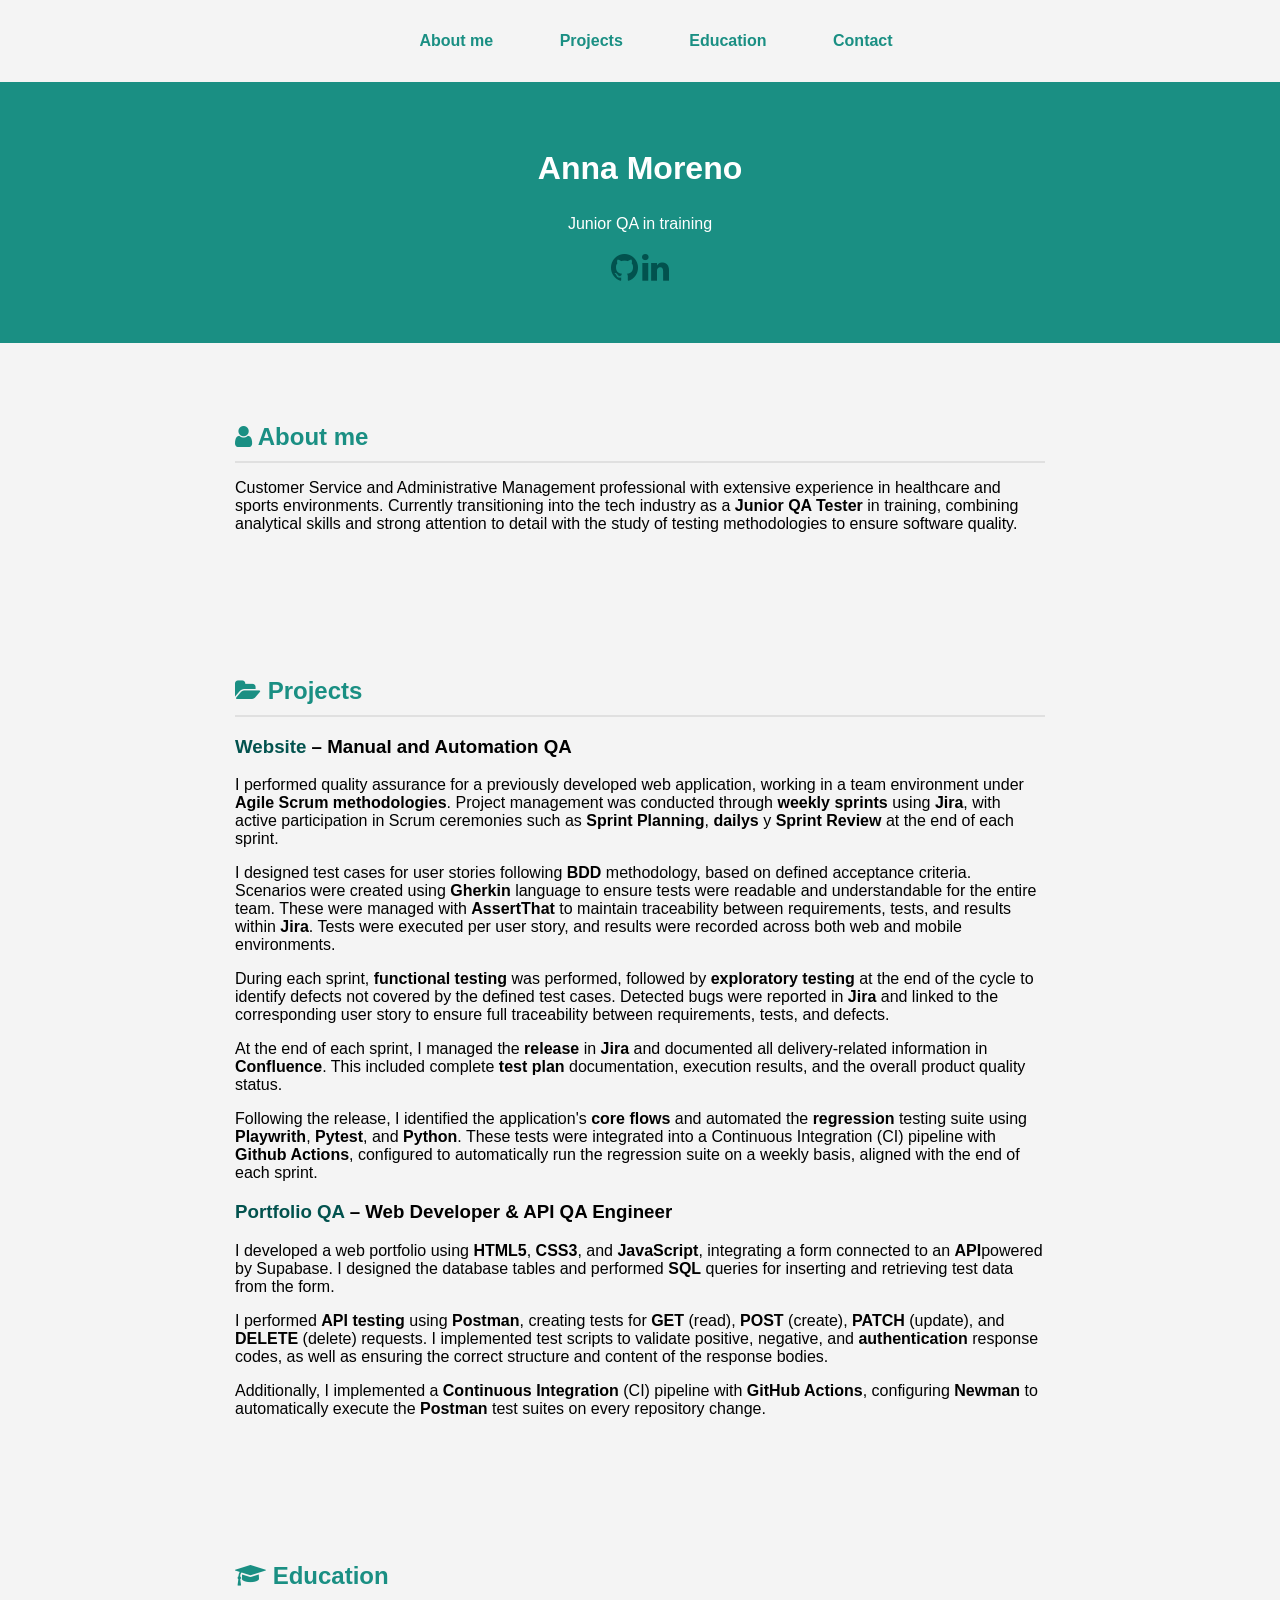
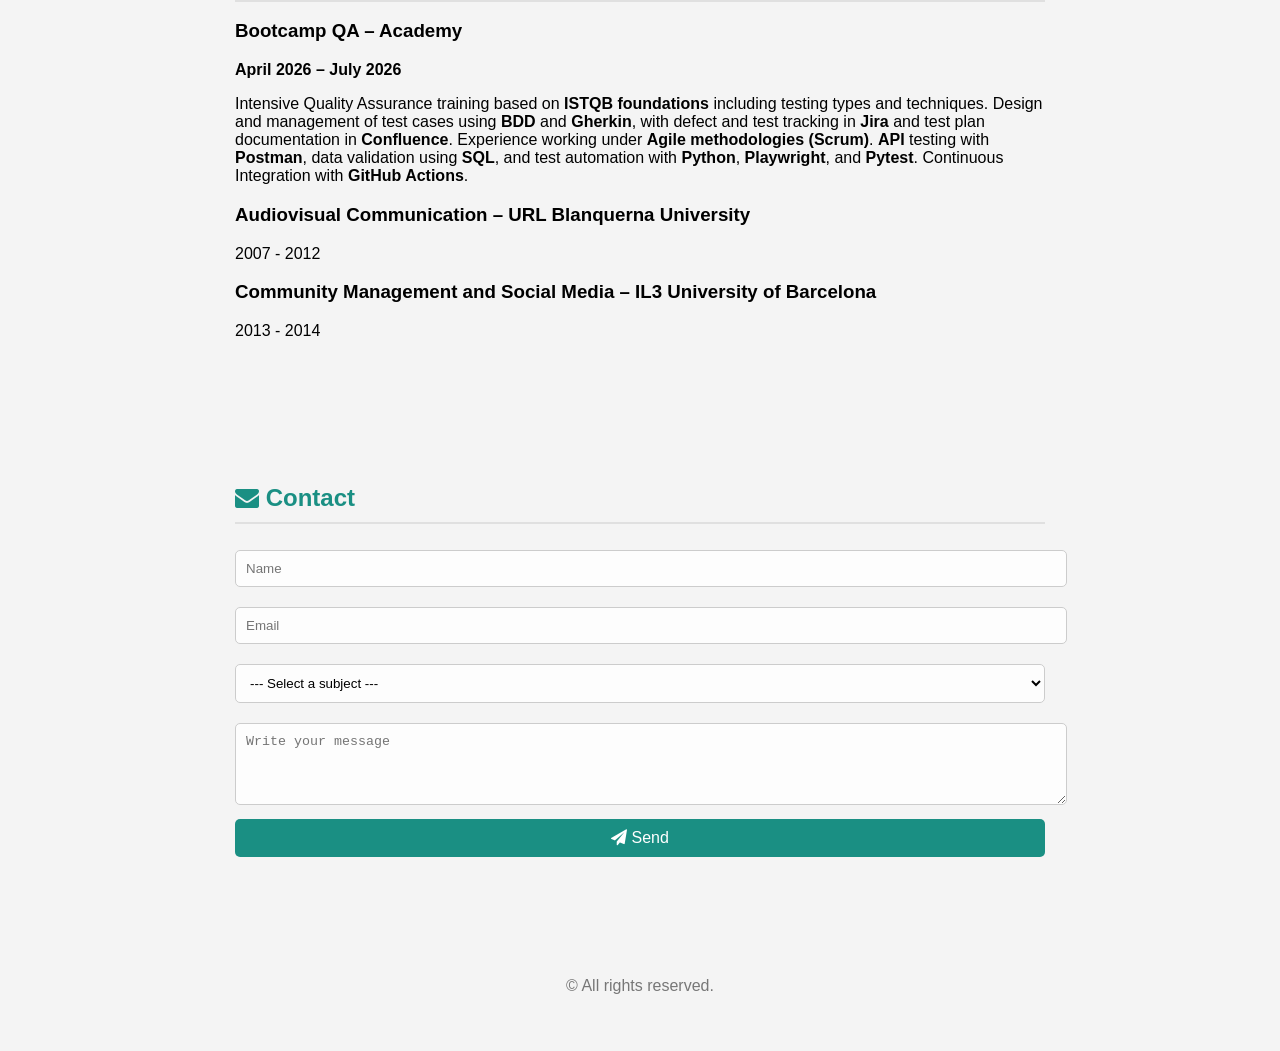
<file: index.html>
<!DOCTYPE html>
<html lang="es">

<head>
  <meta charset="UTF-8" />
  <meta name="viewport" content="width=device-width, initial-scale=1.0" />
  <meta name="description" content="Portfolio Anna Moreno QA" />
  <meta name="author" content="Anna Moreno" />
  <title>Anna Moreno Bonell - Portfolio</title>
  <link href="style.css" rel="stylesheet" />
  <!-- Importar Font Awesome para los iconos -->
  <link rel="stylesheet" href="https://cdnjs.cloudflare.com/ajax/libs/font-awesome/4.7.0/css/font-awesome.min.css" />
</head>

<body>
        <!-- Menú de navegación -->
  <nav>
      <ul>
        <li><a id="menusobremi" href="#about me">About me</a></li>
        <li><a id="menuproyectos" href="#projects">Projects</a></li>
        <li><a id="menueducacion" href="#educacion">Education</a></li>
        <li><a id="menucontacto" href="#contact">Contact</a></li>
      </ul>
    </nav>
  <header>
    <h1 id="minombre">Anna Moreno</h1>
    <p id="titulo">Junior QA in training</p>
    <p>
      <a id="linkgithub" href="https://github.com/AnnaMB1205" title="GitHub"
        class="fa fa-github fa-2x" aria-label="GitHub"></a>
      <a id="linklinkedin" href="https://www.linkedin.com/in/anna-moreno-bonell" title="LinkedIn"
        class="fa fa-linkedin fa-2x" aria-label="LinkedIn"></a>
    </p>
  </header>
  <main>
    <section id="sobremi">
      <h2 id="titulosobremi">
        <i class="fa fa-user"></i> About me
      </h2>
<p>
  Customer Service and Administrative Management professional with extensive experience in healthcare and sports environments. Currently transitioning into the tech industry as a <strong>Junior QA Tester</strong> in training, combining analytical skills and strong attention to detail with the study of testing methodologies to ensure software quality.
</p>

    </section>

    <section id="proyectos">
      <h2 id="tituloproyectos">
        <i class="fa fa-folder-open"></i> Projects
      </h2>

      <h3>
        <a id="linkproyectoapi" href="https://bootcampqa-equipo2.atlassian.net/jira/software/projects/SCRUM/boards/1" target="_blank">Website</a>
        – Manual and Automation QA
      </h3>
      <p>
  I performed quality assurance for a previously developed web application, working in a team environment under <strong>Agile Scrum methodologies</strong>. Project management was conducted through <strong>weekly sprints</strong> using
  <strong>Jira</strong>, with active participation in Scrum ceremonies such as 
  <strong>Sprint Planning</strong>, <strong>dailys</strong> y <strong>Sprint Review</strong>
  at the end of each sprint.
</p>

<p>
  I designed test cases for user stories following <strong>BDD</strong> methodology, based on defined acceptance criteria. Scenarios were created using <strong>Gherkin</strong> language to ensure tests were readable and understandable for the entire team. These were managed with <strong>AssertThat</strong> to maintain traceability between requirements, tests, and results within <strong>Jira</strong>. Tests were executed per user story, and results were recorded across both web and mobile environments.
</p>

<p>
  During each sprint, <strong>functional testing</strong> was performed, followed by <strong>exploratory testing</strong> at the end of the cycle to identify defects not covered by the defined test cases. Detected bugs were reported in <strong>Jira</strong> and linked to the corresponding user story to ensure full traceability between requirements, tests, and defects.
</p>

<p>
  At the end of each sprint, I managed the <strong>release</strong> in <strong>Jira</strong> and documented all delivery-related information in <strong>Confluence</strong>. This included complete <strong>test plan</strong> documentation, execution results, and the overall product quality status.
</p>

<p>
  Following the release, I identified the application's <strong>core flows</strong> and automated the <strong>regression</strong> testing suite using <strong>Playwrith</strong>, <strong>Pytest</strong>, and <strong>Python</strong>. These tests were integrated into a Continuous Integration (CI) pipeline with <strong>Github Actions</strong>, configured to automatically run the regression suite on a weekly basis, aligned with the end of each sprint.
</p>
      <h3>
        <a id="linkproyectoportafolio" href="https://github.com/AnnaMB1205/portfolio-qa.git">Portfolio QA</a>
        – Web Developer & API QA Engineer
      </h3>
     <p>
      I developed a web portfolio using <strong>HTML5</strong>, <Strong>CSS3</Strong>, and <STRong>JavaScript</STRong>, integrating a form connected to an <strong>API</strong>powered by Supabase. I designed the database tables and performed <strong>SQL</strong> queries for inserting and retrieving test data from the form.
</p>

<p>
  I performed <strong>API testing</strong> using <strong>Postman</strong>, creating tests for <strong>GET</strong> (read), <strong>POST</strong> (create), <strong>PATCH</strong> (update), and <STRong>DELETE</STRong> (delete) requests. I implemented test scripts to validate positive, negative, and <STRong>authentication</STRong> response codes, as well as ensuring the correct structure and content of the response bodies.
</p>

<p>
  Additionally, I implemented a <strong>Continuous Integration</strong> (CI) pipeline with <strong>GitHub Actions</strong>, configuring <strong>Newman</strong> to automatically execute the <strong>Postman</strong> test suites on every repository change.
</p>
      
    </section>

    <section id="educacion">
      <h2 id="tituloeducacion">
        <i class="fa fa-graduation-cap"></i> Education
      </h2>

      <h3>Bootcamp QA – Academy</h3>
<p><strong>April 2026 – July 2026</strong></p>
<p>
 Intensive Quality Assurance training based on <strong>ISTQB foundations</strong> including testing types and techniques. Design and management of test cases using <strong>BDD</strong> and <strong>Gherkin</strong>, with defect and test tracking in <strong>Jira</strong> and test plan documentation in <strong>Confluence</strong>. Experience working under <strong>Agile methodologies (Scrum)</strong>. <strong>API</strong> testing with <strong>Postman</strong>, data validation using <strong>SQL</strong>, and test automation with <strong>Python</strong>, <strong>Playwright</strong>, and <strong>Pytest</strong>. Continuous Integration with <strong>GitHub Actions</strong>.
</p>


      <h3>Audiovisual Communication – URL Blanquerna University</h3>
      <p>2007 - 2012</p>

         <h3>Community Management and Social Media – IL3 University of Barcelona</h3>
      <p>2013 - 2014</p>
    </section>

<section id="contacto">
  <h2 id="titulocontacto">
    <i class="fa fa-envelope"></i> Contact
  </h2>
 <form id="contactForm" onsubmit="return enviarFormulario(event)">
  <input id="name" type="text" placeholder="Name" />

  <input id="email" type="email" placeholder="Email" required />

  <select id="subject" required>
    <option value="" disabled selected>--- Select a subject ---</option>
    <option value="info">Information</option>
    <option value="job">Job offer</option>
    <option value="other">Other</option>
  </select>

  <textarea 
    id="message" 
    rows="4" 
    placeholder="Write your message" 
    required 
    maxlength="500"
  ></textarea>

  <button id="enviar" type="submit">
    <i class="fa fa-paper-plane"></i> Send
  </button>
</form>
  <p id="formMessage"></p>
</section>


  <footer>
    <p>&copy; All rights reserved.</p>
  </footer>
</body>
<script src="script.js" defer></script>
</html>
</file>
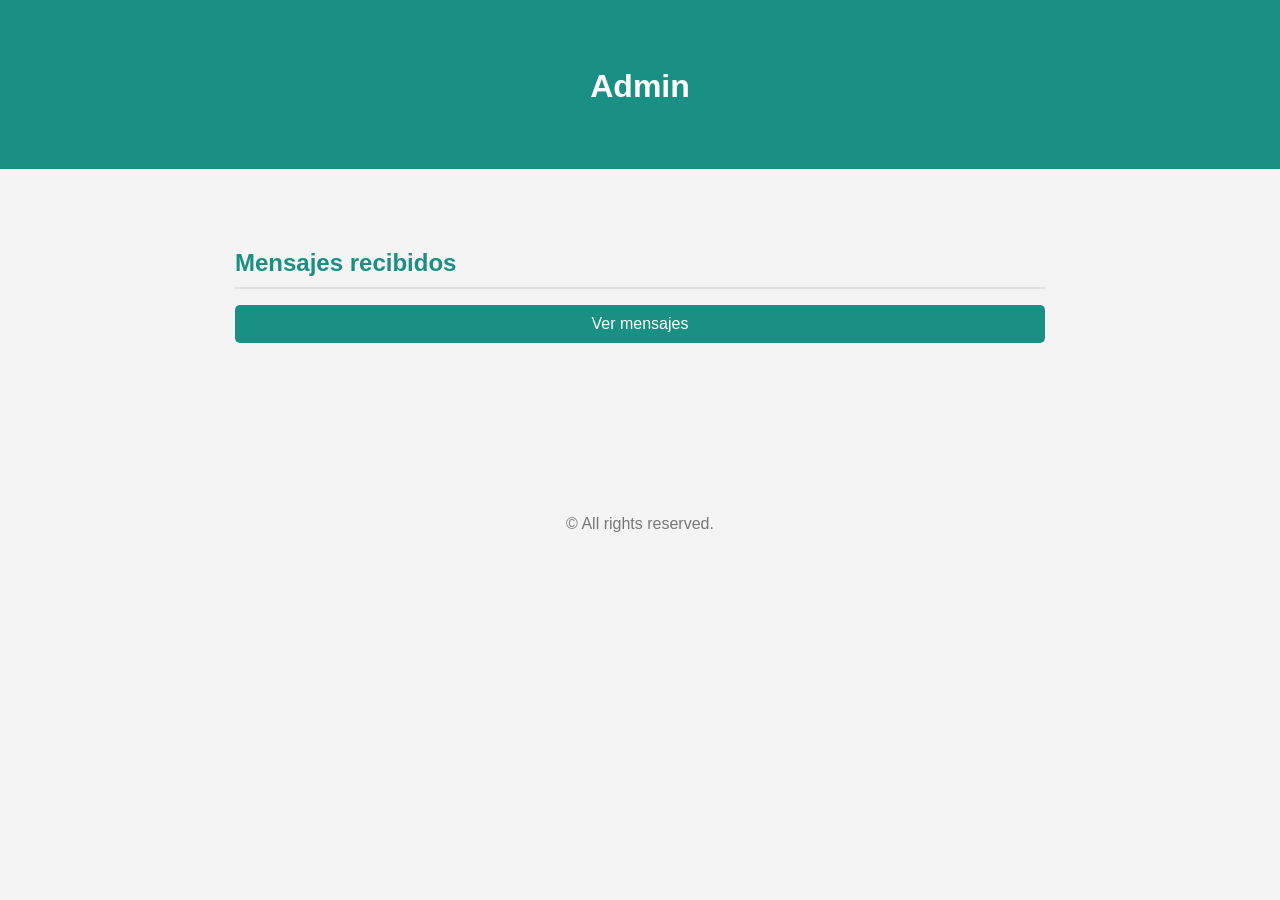
<file: admin.html>
<!DOCTYPE html>
<html lang="es">
<head>
  <meta charset="UTF-8">
  <title>Admin - Mensajes</title>
  <link rel="stylesheet" href="style.css">
</head>
<body>

<header>
  <h1>Admin</h1>
</header>

<main>
  <section id="admin">
    <h2>Mensajes recibidos</h2>
    <button id="verMensajes" onclick="mostrarDatos()">Ver mensajes</button>

    <table id="formsTable">

    </table>

    <p id="status"></p>
  </section>
</main>

<footer>
    <p>&copy; All rights reserved.</p>
</footer>

<script src="script.js"></script>

</body>
</html>
</file>
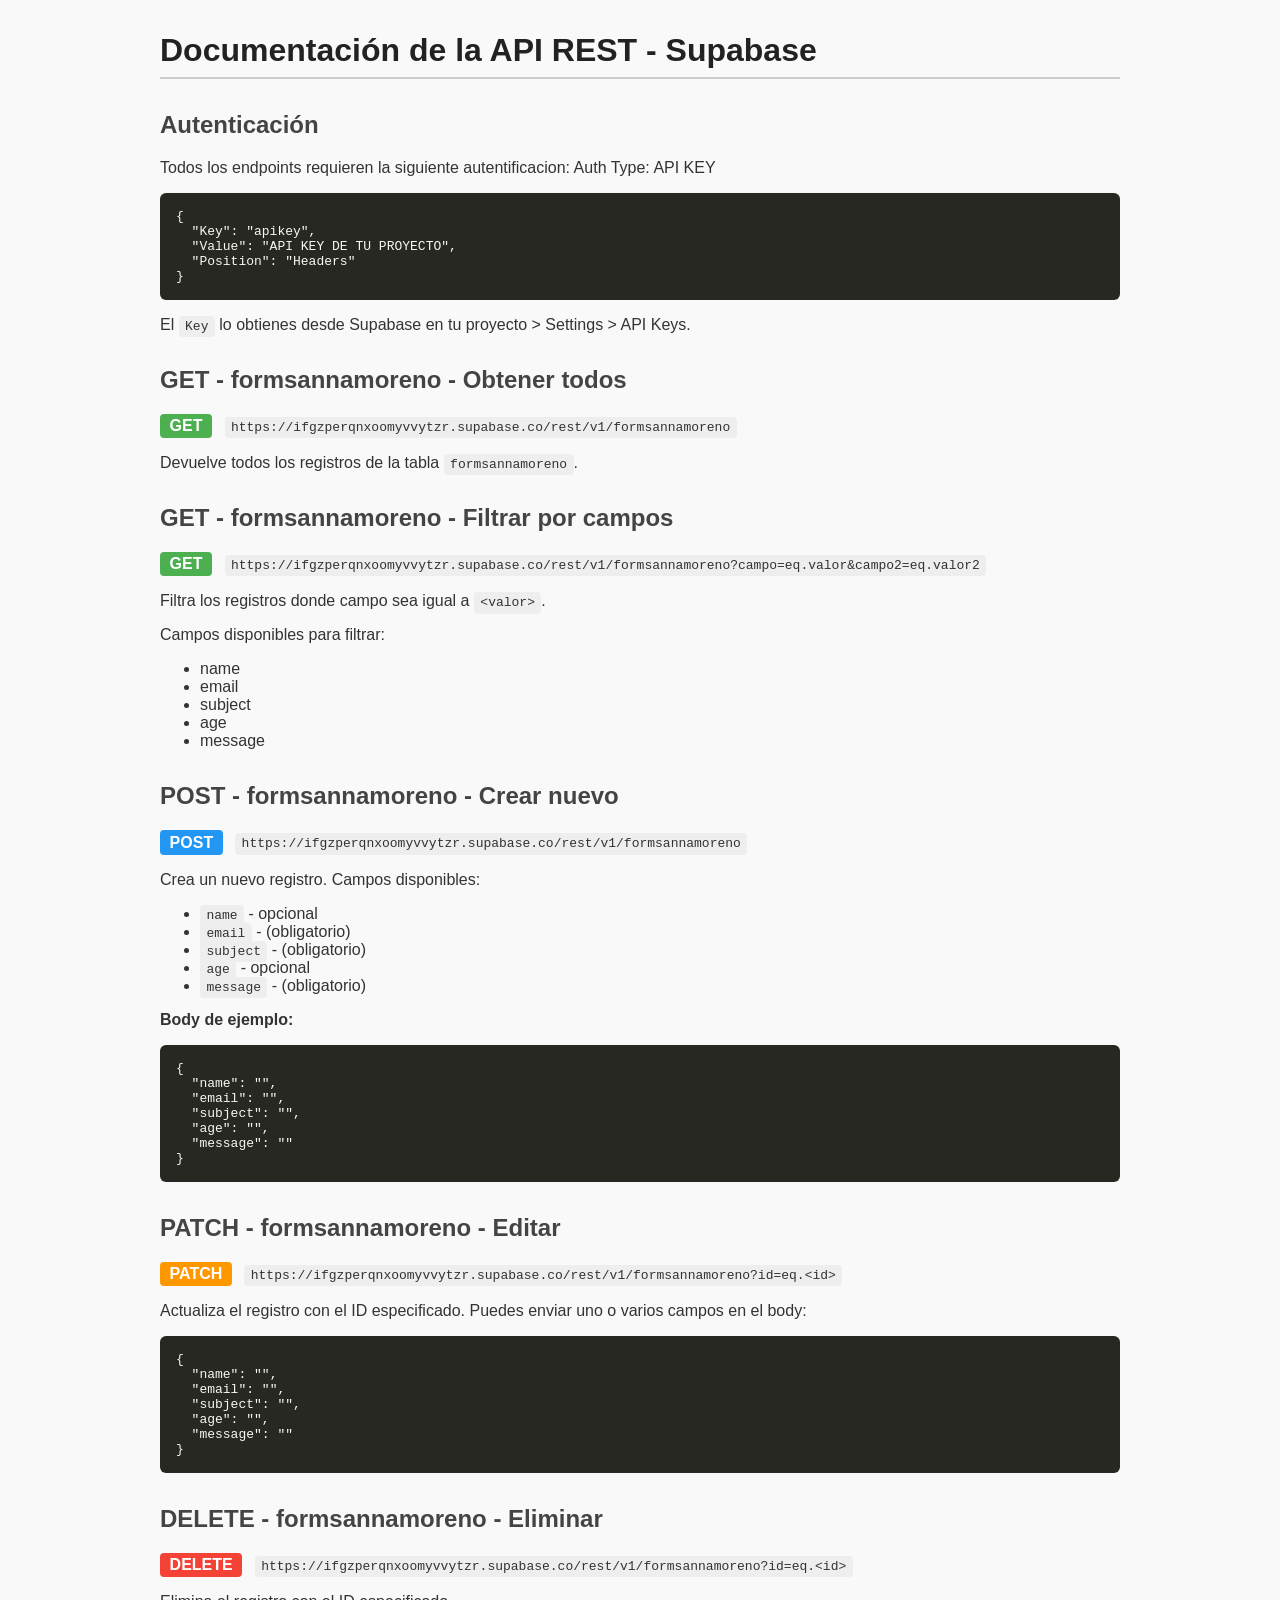
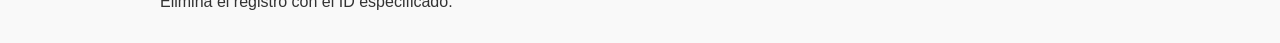
<file: apidocs.html>
<html lang="es"><head>
  <meta charset="UTF-8">
  <title>Documentación API Supabase</title>
  <style>
    body {
      font-family: 'Segoe UI', sans-serif;
      margin: 2rem auto;
      max-width: 960px;
      background: #f9f9f9;
      color: #333;
    }
    h1 { color: #222; border-bottom: 2px solid #ccc; padding-bottom: 0.5rem; }
    h2 { margin-top: 2rem; color: #444; }
    code { background: #eee; padding: 0.2rem 0.4rem; border-radius: 4px; }
    pre {
      background: #272822;
      color: #f8f8f2;
      padding: 1rem;
      border-radius: 6px;
      overflow-x: auto;
    }
    .method {
      display: inline-block;
      font-weight: bold;
      padding: 0.2rem 0.6rem;
      border-radius: 4px;
      margin-right: 0.5rem;
      color: white;
    }
    .GET { background: #4caf50; }
    .POST { background: #2196f3; }
    .PATCH { background: #ff9800; }
    .DELETE { background: #f44336; }

    label {
      display: block;
      margin-top: 1rem;
      font-weight: bold;
    }
    input[type=text] {
      width: 100%;
      padding: 0.5rem;
      font-size: 1rem;
      margin-top: 0.3rem;
      box-sizing: border-box;
    }
    button {
      margin-top: 1.5rem;
      padding: 0.6rem 1rem;
      font-size: 1rem;
      cursor: pointer;
    }
  </style>
<style id="wb-cosmetic-css">/*
 * generic.css 
 * Merged from adult, easylist, easyprivacy, fanboy
 * Generated: 2026-05-16 00:23:00 UTC
 */

#AC_ad,
#AD_160,
#AD_300,
#AD_468x60,
#AD_ROW,
#AD_Top,
#AD_text,
#ADbox,
#Ad-3-Slider,
#Ad-4-Slider,
#Ad-Container,
#Ad-Content,
#Ad-Top,
#AdBanner,
#AdBar,
#AdBigBox,
#AdBillboard,
#AdBottomLeader,
#AdBottomRight,
#AdBox2,
#AdColumn,
#AdContainerTop,
#AdContent,
#AdDisclaimer,
#AdHeader,
#AdMiddle,
#AdPopUp,
#AdRectangleBanner,
#AdSense1,
#AdSense2,
#AdSense3,
#AdServer,
#AdSkyscraper,
#AdSlot_megabanner,
#AdSpaceLeaderboard,
#AdTop,
#AdTopLeader,
#AdWidgetContainer,
#AdWrapperSuperCA,
#AdZone1,
#AdZone2,
#Ad_BelowContent,
#Ad_Block,
#Ad_TopLeaderboard,
#Adbanner,
#Adlabel,
#AdsBannerTop,
#AdsBillboard,
#AdsBottomContainer,
#AdsContent,
#AdsDiv,
#AdsFrame,
#AdsPubperform,
#AdsRight,
#AdsSky,
#AdsTopContainer,
#AdsWrap,
#Ads_BA_BS,
#Ads_BA_BUT,
#Ads_BA_BUT2,
#Ads_BA_BUT_box,
#Ads_BA_CAD,
#Ads_BA_CAD2,
#Ads_BA_FLB,
#Ads_BA_SKY,
#Ads_BA_VID,
#Ads_TFM_BS,
#Ads_google_bottom_wide,
#Adsense300x250,
#AdsenseBottom,
#AdsenseTop,
#Adsterra,
#Adv10,
#Adv11,
#Adv8,
#Adv9,
#AdvContainer,
#AdvFooter,
#AdvHeader,
#Adv_Footer,
#AdvertMid1,
#AdvertMid2,
#AdvertMpu,
#AdvertPanel,
#AdvertText,
#AdvertiseFrame,
#Advertisement1,
#Advertisement2,
#AdvertisementDiv,
#AdvertisementLeaderboard,
#Advertisements,
#AdvertisingDiv_0,
#Advertorial,
#Advertorials,
#AnchorAd,
#ArrowToTop,
#ArticleContentAd,
#BackToTop,
#Banner728x90,
#BannerAd,
#BannerAds,
#BannerAdvert,
#BannerAdvertisement,
#BigBoxAd,
#BigboxAdUnit,
#BodyAd,
#BodyTopAds,
#Body_Ad8_divAdd,
#BotAd,
#BottomAdContainer,
#BottomRightAdWrapper,
#BtmToPageTopArea,
#ButtonAd,
#ContentAd,
#Content_CA_AD_0_BC,
#Content_CA_AD_1_BC,
#DFP_top_leaderboard,
#FooterAd,
#FooterAdBlock,
#FooterAdContainer,
#FooterboardMobile,
#FreeStarVideoAdContainer,
#GoogleAd,
#GoogleAd1,
#GoogleAd2,
#GoogleAd3,
#GoogleAdRight,
#GoogleAdTop,
#GoogleAdsense,
#HP1-ad,
#HP2-ad,
#HeadAd,
#HeaderAD,
#HeaderAd,
#HeaderAdBlock,
#HeaderAdsBlock,
#HeroAd,
#HomeAd1,
#IFrameAd,
#IFrameAd1,
#IK-ad-area,
#IK-ad-block,
#IM_AD,
#Imgback2top,
#J_returntop,
#LayoutBottomAdBox,
#LayoutHomeAdBoxBottom,
#LeftAd,
#LeftAd1,
#MPUAdSpace,
#MPUadvertising,
#MainAd,
#NR-Ads,
#PAGE_TOP_LINK,
#Player_Playoncontent,
#Player_Playoncontent_footer,
#PromotionAdBox,
#ReturnToTop,
#RightAd,
#RightAdBlock,
#RightAdSpace,
#RightAdvertisement,
#ScrollToTopButton,
#ScrollToTopContainer,
#SidebarAd,
#SidebarAdContainer,
#SitenavAdslot,
#SkyAd,
#SkyscraperAD,
#SponsoredAd,
#SponsoredAds,
#SponsoredLinks,
#SponsorsAds,
#StickyBannerAd,
#T-Hoch-Btn,
#ToTopButtom,
#Top-ad,
#TopADs,
#TopAd,
#TopAd0,
#TopAdBox,
#TopAdContainer,
#TopAdPlacement,
#TopAdPos,
#TopAdTable,
#TopAdvert,
#TopBannerAd,
#TopRightRadvertisement,
#VPNAdvert,
#WelcomeAd,
#WidgetScrollToTop,
#aad-header-1,
#aad-header-2,
#aad-header-3,
#ab_adblock,
#above-comments-ad,
#above-fold-ad,
#above-footer-ads,
#aboveAd,
#aboveNodeAds,
#above_button_ad,
#aboveplayerad,
#abovepostads,
#ac-lre-player,
#ac-lre-player-ph,
#acm-ad-tag-lawrence_dfp_mobile_arkadium,
#ad--article--home-mobile-paramount-wrapper,
#ad--article-bottom-wrapper,
#ad--article-top,
#ad--sidebar,
#ad-0,
#ad-1,
#ad-125x125,
#ad-160,
#ad-160x600,
#ad-2,
#ad-2-160x600,
#ad-250,
#ad-250x300,
#ad-3,
#ad-3-300x250,
#ad-300,
#ad-300-250,
#ad-300-additional,
#ad-300-detail,
#ad-300-sidebar,
#ad-300X250-2,
#ad-300a,
#ad-300b,
#ad-300x250,
#ad-300x250-0,
#ad-300x250-2,
#ad-300x250-b,
#ad-300x250-sidebar,
#ad-300x250-wrapper,
#ad-300x250_mid,
#ad-300x250_mobile,
#ad-300x250_top,
#ad-300x600_top,
#ad-4,
#ad-5,
#ad-6,
#ad-7,
#ad-728,
#ad-728-90,
#ad-728x90,
#ad-8,
#ad-9,
#ad-Content_1,
#ad-Content_2,
#ad-Rectangle_1,
#ad-Rectangle_2,
#ad-Superbanner,
#ad-a,
#ad-ads,
#ad-advertorial,
#ad-affiliate,
#ad-after,
#ad-anchor,
#ad-around-the-web,
#ad-article,
#ad-article-in,
#ad-aside-1,
#ad-background,
#ad-ban,
#ad-banner-1,
#ad-banner-atf,
#ad-banner-bottom,
#ad-banner-btf,
#ad-banner-desktop,
#ad-banner-image,
#ad-banner-placement,
#ad-banner-top,
#ad-banner-wrap,
#ad-banner_atf-label,
#ad-bar,
#ad-base,
#ad-bb-content,
#ad-below-content,
#ad-bg,
#ad-big,
#ad-bigbox,
#ad-bigsize,
#ad-billboard,
#ad-billboard-atf,
#ad-billboard-bottom,
#ad-billboard01,
#ad-blade,
#ad-block,
#ad-block-125,
#ad-block-2,
#ad-block-aa,
#ad-block-bottom,
#ad-block-container,
#ad-border,
#ad-bottom,
#ad-bottom-banner,
#ad-bottom-fixed,
#ad-bottom-right-container,
#ad-bottom-wrapper,
#ad-box,
#ad-box-1,
#ad-box-2,
#ad-box-bottom,
#ad-box-halfpage,
#ad-box-leaderboard,
#ad-box-left,
#ad-box-rectangle,
#ad-box-rectangle-2,
#ad-box-right,
#ad-box1,
#ad-box2,
#ad-boxes,
#ad-break,
#ad-bs,
#ad-btm,
#ad-buttons,
#ad-campaign,
#ad-carousel,
#ad-case,
#ad-center,
#ad-chips,
#ad-circfooter,
#ad-code,
#ad-col,
#ad-container-banner,
#ad-container-fullpage,
#ad-container-inner,
#ad-container-leaderboard,
#ad-container-mpu,
#ad-container-outer,
#ad-container-overlay,
#ad-container-top-placeholder,
#ad-container1,
#ad-contentad,
#ad-desktop-bottom,
#ad-desktop-takeover-home,
#ad-desktop-takeover-int,
#ad-desktop-top,
#ad-desktop-wrap,
#ad-discover,
#ad-display-ad,
#ad-display-ad-placeholder,
#ad-div-leaderboard,
#ad-drawer,
#ad-ear,
#ad-extra-flat,
#ad-featured-right,
#ad-fixed-bottom,
#ad-flex-top,
#ad-flyout,
#ad-footer-728x90,
#ad-framework-top,
#ad-front-btf,
#ad-front-footer,
#ad-full-width,
#ad-fullbanner-btf,
#ad-fullbanner-outer,
#ad-fullwidth,
#ad-googleAdSense,
#ad-gutter-left,
#ad-gutter-right,
#ad-halfpage,
#ad-halfpage1,
#ad-halfpage2,
#ad-head,
#ad-header-1,
#ad-header-2,
#ad-header-3,
#ad-header-left,
#ad-header-mad,
#ad-header-mobile,
#ad-header-right,
#ad-holder,
#ad-horizontal,
#ad-horizontal-header,
#ad-horizontal-top,
#ad-incontent,
#ad-index,
#ad-inline-block,
#ad-label2,
#ad-large-banner-top,
#ad-large-header,
#ad-lb-secondary,
#ad-lead,
#ad-leadboard1,
#ad-leadboard2,
#ad-leader,
#ad-leader-atf,
#ad-leader-container,
#ad-leader-wrapper,
#ad-leaderboard,
#ad-leaderboard-atf,
#ad-leaderboard-bottom,
#ad-leaderboard-container,
#ad-leaderboard-footer,
#ad-leaderboard-header,
#ad-leaderboard-spot,
#ad-leaderboard-top,
#ad-leaderboard970x90home,
#ad-leaderboard970x90int,
#ad-leaderboard_bottom,
#ad-leadertop,
#ad-lrec,
#ad-m-rec-content,
#ad-main,
#ad-main-bottom,
#ad-main-top,
#ad-manager,
#ad-masthead,
#ad-medium,
#ad-medium-lower,
#ad-medium-rectangle,
#ad-medrec,
#ad-medrec__first,
#ad-mid,
#ad-mid-rect,
#ad-middle,
#ad-midpage,
#ad-minibar,
#ad-module,
#ad-mpu,
#ad-mrec,
#ad-mrec2,
#ad-new,
#ad-north,
#ad-one,
#ad-other,
#ad-output,
#ad-overlay,
#ad-page-1,
#ad-pan3l,
#ad-panel,
#ad-pencil,
#ad-performance,
#ad-performanceFullbanner1,
#ad-performanceRectangle1,
#ad-placeholder,
#ad-placeholder-horizontal,
#ad-placeholder-vertical,
#ad-placement,
#ad-plate,
#ad-player,
#ad-popup,
#ad-popup-home,
#ad-popup-int,
#ad-post,
#ad-promo,
#ad-push,
#ad-pushdown,
#ad-r,
#ad-rec-atf,
#ad-rec-btf,
#ad-rec-btf-top,
#ad-rect,
#ad-rectangle,
#ad-rectangle1,
#ad-rectangle1-outer,
#ad-rectangle2,
#ad-rectangle3,
#ad-results,
#ad-right,
#ad-right-bar-tall,
#ad-right-container,
#ad-right-sidebar,
#ad-right-top,
#ad-right2,
#ad-right3,
#ad-rotator,
#ad-row,
#ad-section,
#ad-separator,
#ad-shop,
#ad-side,
#ad-side-text,
#ad-sidebar,
#ad-sidebar-btf,
#ad-sidebar-container,
#ad-sidebar-mad,
#ad-sidebar-mad-wrapper,
#ad-sidebar1,
#ad-sidebar2,
#ad-site-header,
#ad-skin,
#ad-skm-below-content,
#ad-sky,
#ad-skyscraper,
#ad-slideshow,
#ad-slideshow2,
#ad-slot,
#ad-slot-1,
#ad-slot-2,
#ad-slot-3,
#ad-slot-4,
#ad-slot-5,
#ad-slot-502,
#ad-slot-lb,
#ad-slot-right,
#ad-slot-top,
#ad-slot1,
#ad-slot2,
#ad-slot4,
#ad-slug-wrapper,
#ad-small-banner,
#ad-space,
#ad-space-big,
#ad-splash,
#ad-sponsors,
#ad-spot,
#ad-spot-bottom,
#ad-spot-one,
#ad-standard,
#ad-standard-wrap,
#ad-stickers,
#ad-sticky-footer-container,
#ad-story-right,
#ad-story-top,
#ad-stripe,
#ad-target,
#ad-teaser,
#ad-text,
#ad-three,
#ad-top,
#ad-top-250,
#ad-top-300x250,
#ad-top-728,
#ad-top-banner,
#ad-top-leaderboard,
#ad-top-left,
#ad-top-lock,
#ad-top-low,
#ad-top-right,
#ad-top-right-container,
#ad-top-text-low,
#ad-top-wrap,
#ad-top-wrapper,
#ad-tower,
#ad-two,
#ad-undefined,
#ad-unit-right-bottom-160-600,
#ad-unit-right-middle-300-250,
#ad-unit-top-banner,
#ad-vip-article,
#ad-west,
#ad-wide-leaderboard,
#ad-wrap,
#ad-wrap2,
#ad-wrapper,
#ad-wrapper-728x90,
#ad-wrapper-footer-1,
#ad-wrapper-main-1,
#ad-wrapper-sidebar-1,
#ad-wrapper-top-1,
#ad1-placeholder,
#ad125x125,
#ad160,
#ad160600,
#ad160x600,
#ad250,
#ad300,
#ad300-250,
#ad300_250,
#ad336,
#ad336x280,
#ad468,
#ad468x60,
#ad480x60,
#ad6,
#ad600,
#ad728,
#ad72890,
#ad728Box,
#ad728Header,
#ad728Mid,
#ad728Top,
#ad728Wrapper,
#ad728X90,
#ad728foot,
#ad728h,
#ad728top,
#ad728x90,
#ad728x90_1,
#ad90,
#ad900,
#ad970,
#ad970x90_exp,
#adATF300x250,
#adATF728x90,
#adATFLeaderboard,
#adAside,
#adBTF300x250,
#adBadges,
#adBanner1,
#adBanner336x280,
#adBannerBottom,
#adBannerHeader,
#adBannerSpacer,
#adBannerTable,
#adBannerTop,
#adBar,
#adBelt,
#adBillboard,
#adBlock01,
#adBlockBanner,
#adBlockContainer,
#adBlockContent,
#adBlockOverlay,
#adBlocks,
#adBottom,
#adBox,
#adBrandDev,
#adBrandingStation,
#adBreak,
#adCarousel,
#adChannel,
#adChoiceFooter,
#adChoices,
#adChoicesIcon,
#adChoicesLogo,
#adCol,
#adColumn,
#adColumn3,
#adComponentWrapper,
#adContainer,
#adContainer_1,
#adContainer_2,
#adContainer_3,
#adContent,
#adContentHolder,
#adContext,
#adDiv,
#adDiv0,
#adDiv1,
#adDiv300,
#adDiv4,
#adDiv728,
#adDivContainer,
#adFiller,
#adFlashDiv,
#adFooter,
#adFot,
#adFrame,
#adGallery,
#adGoogleText,
#adHeader,
#adHeaderTop,
#adHeaderWrapper,
#adHeading,
#adHeightstory,
#adHolder,
#adHolder1,
#adHolder2,
#adHolder3,
#adHolder4,
#adHolder5,
#adHolder6,
#adHome,
#adHomeTop,
#adIframe,
#adInhouse,
#adIsland,
#adLB,
#adLabel,
#adLarge,
#adLayer,
#adLayerTop,
#adLayout,
#adLeader,
#adLeaderTop,
#adLeaderboard,
#adLeaderboard-middle,
#adLeft,
#adLink,
#adLink1,
#adLounge,
#adLrec,
#adMOBILETOP,
#adMPU,
#adMPUHolder,
#adMain,
#adMarketplace,
#adMed,
#adMedRect,
#adMediumRectangle,
#adMeld,
#adMessage,
#adMid2,
#adModal,
#adMpu,
#adMpuBottom,
#adOuter,
#adPartnerLinks,
#adPlaceHolder1,
#adPlaceHolder2,
#adPlacement_1,
#adPlacement_2,
#adPlacement_3,
#adPlacement_4,
#adPlacement_7,
#adPlacement_8,
#adPlacement_9,
#adPlacer,
#adPopover,
#adPopup,
#adPosition0,
#adPosition14,
#adPosition5,
#adPosition6,
#adPosition7,
#adPosition9,
#adPush,
#adPushdown1,
#adReady,
#adRight,
#adRight1,
#adRight2,
#adRight3,
#adRight4,
#adRight5,
#adScraper,
#adSection,
#adSenseBox,
#adSenseModule,
#adSenseWrapper,
#adSet,
#adSide,
#adSide1-container,
#adSideButton,
#adSidebar,
#adSite,
#adSkin,
#adSkinBackdrop,
#adSkinLeft,
#adSkinRight,
#adSky,
#adSkyPosition,
#adSkyscraper,
#adSlider,
#adSlot-dmpu,
#adSlot-dontMissLarge,
#adSlot-leader,
#adSlot-leaderBottom,
#adSlot1,
#adSlot2,
#adSlot3,
#adSlot4,
#adSlug,
#adSpace,
#adSpaceBottom,
#adSpaceHeight,
#adSpacer,
#adSpecial,
#adSqb,
#adSquare,
#adStrip,
#adSuperbanner,
#adTag,
#adText,
#adTextLink,
#adTile,
#adTop,
#adTopContent,
#adTopLREC,
#adTopLarge,
#adTopModule,
#adTower,
#adUnderArticle,
#adUnit,
#adWideSkyscraper,
#adWrap,
#adWrapper,
#adWrapperSky,
#ad_1,
#ad_160,
#ad_160_600,
#ad_160_600_2,
#ad_160x160,
#ad_160x600,
#ad_2,
#ad_250,
#ad_250x250,
#ad_3,
#ad_300,
#ad_300_250,
#ad_300_250_1,
#ad_300x250,
#ad_336,
#ad_4,
#ad_468_60,
#ad_468x60,
#ad_5,
#ad_728,
#ad_728_90,
#ad_728x90,
#ad_8,
#ad_9,
#ad_B1,
#ad_Banner,
#ad_Bottom,
#ad_LargeRec01,
#ad_Middle,
#ad_Middle1,
#ad_Pushdown,
#ad_R1,
#ad_Right,
#ad_Top,
#ad_Wrap,
#ad__billboard,
#ad_ad,
#ad_adsense,
#ad_after_header_1,
#ad_anchor,
#ad_area,
#ad_article1_1,
#ad_article1_2,
#ad_article2_1,
#ad_article2_2,
#ad_article3_1,
#ad_article3_2,
#ad_banner,
#ad_banner_1,
#ad_banner_468x60,
#ad_banner_728x90,
#ad_banner_bot,
#ad_banner_top,
#ad_banners,
#ad_bar,
#ad_bar_rect,
#ad_before_header,
#ad_bg,
#ad_bg_image,
#ad_big,
#ad_bigbox,
#ad_bigbox_companion,
#ad_bigrectangle,
#ad_billboard,
#ad_block,
#ad_block_0,
#ad_block_1,
#ad_block_2,
#ad_block_mpu,
#ad_bnr_atf_01,
#ad_bnr_atf_02,
#ad_bnr_atf_03,
#ad_bnr_btf_07,
#ad_bnr_btf_08,
#ad_body,
#ad_bottom,
#ad_box,
#ad_box_top,
#ad_branding,
#ad_bsb,
#ad_bsb_cont,
#ad_btmslot,
#ad_button,
#ad_buttons,
#ad_cell,
#ad_center,
#ad_choices,
#ad_close,
#ad_closebtn,
#ad_comments,
#ad_cont,
#ad_cont_superbanner,
#ad_container,
#ad_container_0,
#ad_container_300x250,
#ad_container_side,
#ad_container_sidebar,
#ad_container_top,
#ad_content,
#ad_content_1,
#ad_content_2,
#ad_content_3,
#ad_content_fullsize,
#ad_content_primary,
#ad_content_right,
#ad_content_top,
#ad_content_wrap,
#ad_contentslot_1,
#ad_contentslot_2,
#ad_creative_2,
#ad_creative_3,
#ad_creative_5,
#ad_dfp_rec1,
#ad_display_300_250,
#ad_display_728_90,
#ad_div,
#ad_div_bottom,
#ad_div_top,
#ad_feedback,
#ad_foot,
#ad_footer,
#ad_footer1,
#ad_footerAd,
#ad_frame,
#ad_frame1,
#ad_from_bottom,
#ad_fullbanner,
#ad_gallery,
#ad_gallery_bot,
#ad_global_300x250,
#ad_global_above_footer,
#ad_global_header,
#ad_global_header1,
#ad_global_header2,
#ad_h3,
#ad_halfpage,
#ad_head,
#ad_header,
#ad_header_1,
#ad_header_container,
#ad_holder,
#ad_home,
#ad_home_middle,
#ad_horizontal,
#ad_houseslot_a,
#ad_houseslot_b,
#ad_hp,
#ad_img,
#ad_interthread,
#ad_island,
#ad_island2,
#ad_label,
#ad_large,
#ad_large_rectangular,
#ad_lateral,
#ad_layer,
#ad_ldb,
#ad_lead1,
#ad_leader,
#ad_leaderBoard,
#ad_leaderboard,
#ad_leaderboard_top,
#ad_left,
#ad_left_1,
#ad_left_2,
#ad_left_3,
#ad_left_skyscraper,
#ad_left_top,
#ad_leftslot,
#ad_link,
#ad_links,
#ad_links_footer,
#ad_lnk,
#ad_lrec,
#ad_lwr_square,
#ad_main,
#ad_main_leader,
#ad_main_top,
#ad_marginal,
#ad_marker,
#ad_mast,
#ad_med_rect,
#ad_medium,
#ad_medium_rectangle,
#ad_medium_rectangular,
#ad_mediumrectangle,
#ad_message,
#ad_middle,
#ad_middle_bottom,
#ad_midstrip,
#ad_mobile,
#ad_module,
#ad_mpu,
#ad_mpu2,
#ad_mpu300x250,
#ad_mrec,
#ad_mrec1,
#ad_mrec2,
#ad_mrec_intext,
#ad_mrec_intext2,
#ad_new,
#ad_news_article,
#ad_newsletter,
#ad_one,
#ad_overlay,
#ad_overlayer,
#ad_panel,
#ad_panorama_top,
#ad_pencil,
#ad_place,
#ad_placeholder,
#ad_player,
#ad_plugs,
#ad_popup_background,
#ad_popup_wrapper,
#ad_post,
#ad_poster,
#ad_primary,
#ad_publicidad,
#ad_rail,
#ad_rec_01,
#ad_rect,
#ad_rect1,
#ad_rect2,
#ad_rect3,
#ad_rect_body,
#ad_rect_bottom,
#ad_rect_btf_01,
#ad_rect_btf_02,
#ad_rect_btf_03,
#ad_rect_btf_04,
#ad_rect_btf_05,
#ad_rectangle,
#ad_region1,
#ad_region2,
#ad_region3,
#ad_region5,
#ad_results,
#ad_right,
#ad_right_box,
#ad_right_top,
#ad_rightslot,
#ad_rotator-2,
#ad_rotator-3,
#ad_row,
#ad_row_home,
#ad_rr_1,
#ad_sec,
#ad_sec_div,
#ad_secondary,
#ad_short,
#ad_sidebar,
#ad_sidebar1,
#ad_sidebar2,
#ad_sidebar3,
#ad_sidebar_1,
#ad_sidebar_left_container,
#ad_sidebar_news,
#ad_sidebar_top,
#ad_sidebody,
#ad_site_header,
#ad_sitebar,
#ad_skin,
#ad_slot,
#ad_slot_bottom,
#ad_slot_leaderboard,
#ad_small,
#ad_space_top,
#ad_sponsored,
#ad_spot_a,
#ad_spot_b,
#ad_spotlight,
#ad_square,
#ad_squares,
#ad_ss,
#ad_stck,
#ad_sticky_wrap,
#ad_strip,
#ad_superbanner,
#ad_table,
#ad_takeover,
#ad_tall,
#ad_tbl,
#ad_top,
#ad_topBanner,
#ad_topScroller,
#ad_top_728x90,
#ad_top_banner,
#ad_top_bar,
#ad_top_holder,
#ad_topbanner,
#ad_topmob,
#ad_topnav,
#ad_topslot,
#ad_two,
#ad_txt,
#ad_under_game,
#ad_unit,
#ad_unit1,
#ad_unit2,
#ad_vertical,
#ad_video_abovePlayer,
#ad_video_belowPlayer,
#ad_video_large,
#ad_video_root,
#ad_wallpaper,
#ad_wide,
#ad_wide_box,
#ad_wideboard,
#ad_widget,
#ad_widget_1,
#ad_window,
#ad_wp,
#ad_wp_base,
#ad_wrap,
#ad_wrapper,
#ad_wrapper1,
#ad_wrapper2,
#ad_xrail_top,
#ad_zone,
#adaptvcompanion,
#adb_bottom,
#adbackground,
#adbanner-container,
#adbanner1,
#adbannerbox,
#adbannerdiv,
#adbannerleft,
#adbannerright,
#adbannerwidget,
#adbar,
#adbig,
#adblade,
#adblade_ad,
#adblock-big,
#adblock-leaderboard,
#adblock-small,
#adblock1,
#adblock2,
#adblock4,
#adblockbottom,
#adbn,
#adbnr,
#adboard,
#adbody,
#adbottom,
#adbottomleft,
#adbottomright,
#adbox,
#adbox--hot_news_ad,
#adbox--page_bottom_ad,
#adbox--page_top_ad,
#adbox-inarticle,
#adbox-topbanner,
#adbox1,
#adbox2,
#adbox_content,
#adbox_right,
#adbutton,
#adbuttons,
#adcell,
#adcenter,
#adcenter2,
#adcenter4,
#adchoices-icon,
#adchoicesBtn,
#adclear,
#adclose,
#adcolContent,
#adcolumn,
#adcontainer,
#adcontainer1,
#adcontainer2,
#adcontainer3,
#adcontainer5,
#adcontainerRight,
#adcontainer_ad_content_top,
#adcontent1,
#adcontent2,
#adcontextlinks,
#addbottomleft,
#addemam-wrapper,
#addvert,
#adfactor-label,
#adfloat,
#adfooter,
#adfooter_728x90,
#adframe:not(frameset),
#adframetop,
#adfreeDeskSpace,
#adhalfpage,
#adhead,
#adheader,
#adhesion,
#adhesionAdSlot,
#adhesionUnit,
#adhide,
#adholder,
#adholderContainerHeader,
#adhome,
#adhomepage,
#adjacency,
#adlabel,
#adlabelFooter,
#adlabelfooter,
#adlabelheader,
#adlanding,
#adlayer,
#adlayerContainer,
#adlayerad,
#adleaderboard,
#adleft,
#adlinks,
#adlrec,
#adm-inline-article-ad-1,
#adm-inline-article-ad-2,
#admain,
#admasthead,
#admid,
#admobilefoot,
#admobilefootinside,
#admobilemiddle,
#admobiletop,
#admobiletopinside,
#admod2,
#admpubottom,
#admpubottom2,
#admpufoot,
#admpumiddle,
#admpumiddle2,
#admputop2,
#admsg,
#adnet,
#adnorth,
#ados1,
#ados2,
#ados3,
#ados4,
#adplace,
#adplacement,
#adpos-top,
#adpos2,
#adposition,
#adposition1,
#adposition10,
#adposition1_container,
#adposition2,
#adposition3,
#adposition4,
#adpositionbottom,
#adrect,
#adright,
#adright2,
#adrightbottom,
#adrightrail,
#adriver_middle,
#adriver_top,
#adrotator,
#adrow,
#adrow1,
#adrow3,
#ads-1,
#ads-125,
#ads-200,
#ads-250,
#ads-300,
#ads-300-250,
#ads-336x280,
#ads-468,
#ads-5,
#ads-728x90,
#ads-728x90-I3,
#ads-728x90-I4,
#ads-area,
#ads-article-left,
#ads-banner,
#ads-banner-top,
#ads-bar,
#ads-before-content,
#ads-bg,
#ads-bg-mobile,
#ads-billboard,
#ads-block,
#ads-blog,
#ads-bot,
#ads-bottom,
#ads-col,
#ads-container,
#ads-container-2,
#ads-container-anchor,
#ads-container-single,
#ads-container-top,
#ads-content,
#ads-content-double,
#ads-footer,
#ads-footer-inner,
#ads-footer-wrap,
#ads-google,
#ads-header,
#ads-header-728,
#ads-home-468,
#ads-horizontal,
#ads-inread,
#ads-inside-content,
#ads-leader,
#ads-leaderboard,
#ads-leaderboard1,
#ads-left,
#ads-left-top,
#ads-lrec,
#ads-main,
#ads-middle,
#ads-mpu,
#ads-outer,
#ads-pagetop,
#ads-panel,
#ads-pop,
#ads-position-header-desktop,
#ads-right,
#ads-right-bottom,
#ads-right-skyscraper,
#ads-right-top,
#ads-slot,
#ads-space,
#ads-superBanner,
#ads-text,
#ads-top,
#ads-top-728,
#ads-top-wrap,
#ads-under-rotator,
#ads-vertical,
#ads-vertical-wrapper,
#ads-wrap,
#ads-wrapper,
#ads1,
#ads120,
#ads125,
#ads1_box,
#ads2,
#ads2_block,
#ads2_box,
#ads2_container,
#ads3,
#ads300,
#ads300-250,
#ads300x200,
#ads300x250,
#ads300x250_2,
#ads336x280,
#ads4,
#ads468x60,
#ads50,
#ads7,
#ads728,
#ads728bottom,
#ads728top,
#ads728x90,
#ads728x90_2,
#ads728x90top,
#adsBar,
#adsBottom,
#adsContainer,
#adsContent,
#adsDisplay,
#adsHeader,
#adsHeading,
#adsLREC,
#adsLeft,
#adsLinkFooter,
#adsMobileFixed,
#adsMpu,
#adsPanel,
#adsRight,
#adsRightDiv,
#adsSectionLeft,
#adsSectionRight,
#adsSquare,
#adsTG,
#adsTN,
#adsTop,
#adsTopLeft,
#adsTopMobileFixed,
#adsZone,
#adsZone1,
#adsZone2,
#ads_0_container,
#ads_160,
#ads_3,
#ads_300x250,
#ads_4,
#ads_728,
#ads_728x90,
#ads_728x90_top,
#ads_banner,
#ads_banner1,
#ads_banner_header,
#ads_belownav,
#ads_big,
#ads_block,
#ads_body_1,
#ads_body_2,
#ads_body_3,
#ads_body_4,
#ads_body_5,
#ads_body_6,
#ads_bottom,
#ads_box,
#ads_box1,
#ads_box2,
#ads_box_bottom,
#ads_box_right,
#ads_box_top,
#ads_button,
#ads_campaign,
#ads_catDiv,
#ads_center,
#ads_center_banner,
#ads_central,
#ads_combo2,
#ads_container,
#ads_content,
#ads_desktop_r1,
#ads_desktop_r2,
#ads_expand,
#ads_footer,
#ads_fullsize,
#ads_h,
#ads_h1,
#ads_h2,
#ads_halfsize,
#ads_header,
#ads_horiz,
#ads_horizontal,
#ads_horz,
#ads_in_modal,
#ads_in_video,
#ads_insert_container,
#ads_layout_bottom,
#ads_lb,
#ads_lb_frame,
#ads_leaderbottom,
#ads_left,
#ads_left_top,
#ads_line,
#ads_medrect,
#ads_notice,
#ads_overlay,
#ads_page_top,
#ads_place,
#ads_placeholder,
#ads_player,
#ads_popup,
#ads_right,
#ads_right_sidebar,
#ads_right_top,
#ads_slide_div,
#ads_space,
#ads_space_header,
#ads_superbanner1,
#ads_superbanner2,
#ads_superior,
#ads_td,
#ads_text,
#ads_textlinks,
#ads_title,
#ads_top2,
#ads_top:not(a),
#ads_top_banner,
#ads_top_container,
#ads_top_content,
#ads_top_right,
#ads_top_sec,
#ads_topbanner,
#ads_tower_top,
#ads_vert,
#ads_video,
#ads_wide,
#ads_wrapper,
#adsbot,
#adsbottom,
#adsbox,
#adsbox-left,
#adsbox-right,
#adscenter,
#adscolumn,
#adscontainer,
#adscontent,
#adsdiv,
#adsection,
#adsense-2,
#adsense-468x60,
#adsense-area,
#adsense-bottom,
#adsense-container-bottom,
#adsense-header,
#adsense-link,
#adsense-links,
#adsense-middle,
#adsense-post,
#adsense-right,
#adsense-sidebar,
#adsense-tag,
#adsense-text,
#adsense-top,
#adsense-wrap,
#adsense1,
#adsense2,
#adsense468,
#adsense6,
#adsense728,
#adsenseArea,
#adsenseContainer,
#adsenseHeader,
#adsenseLeft,
#adsenseWrap,
#adsense_banner_top,
#adsense_block,
#adsense_bottom_ad,
#adsense_box,
#adsense_box2,
#adsense_center,
#adsense_image,
#adsense_inline,
#adsense_leaderboard,
#adsense_overlay,
#adsense_r_side_sticky_container,
#adsense_sidebar,
#adsense_top,
#adsenseheader,
#adsensehorizontal,
#adsensempu,
#adsenseskyscraper,
#adsensetext,
#adsensetop,
#adsensewide,
#adserv,
#adsframe_2,
#adside,
#adsimage,
#adsitem,
#adskeeper,
#adskinleft,
#adskinlink,
#adskinright,
#adskintop,
#adsky,
#adskyscraper,
#adskyscraper_flex,
#adsleft1,
#adslider,
#adslist,
#adslot-below-updated,
#adslot-download-abovefiles,
#adslot-half-page,
#adslot-homepage-middle,
#adslot-infobox,
#adslot-left-skyscraper,
#adslot-side-mrec,
#adslot-site-footer,
#adslot-site-header,
#adslot-sticky-headerbar,
#adslot-top-rectangle,
#adslot1,
#adslot2,
#adslot3,
#adslot300x250ATF,
#adslot300x250BTF,
#adslot4,
#adslot5,
#adslot6,
#adslot7,
#adslot_1,
#adslot_2,
#adslot_left,
#adslot_rect,
#adslot_top,
#adsmgid,
#adsmiddle,
#adsonar,
#adspace,
#adspace-1,
#adspace-2,
#adspace-300x250,
#adspace-728,
#adspace-728x90,
#adspace-bottom,
#adspace-leaderboard-top,
#adspace-one,
#adspace-top,
#adspace300x250,
#adspaceBox,
#adspaceRow,
#adspace_header,
#adspace_leaderboard,
#adspace_top,
#adspacer,
#adspan,
#adsplace1,
#adsplace2,
#adsplace4,
#adsplash,
#adspot,
#adspot-bottom,
#adspot-top,
#adsquare,
#adsquare2,
#adsright,
#adsside,
#adsspace,
#adstext2,
#adstrip,
#adtab,
#adtext,
#adtop,
#adtxt,
#adunit,
#adunit-article-bottom,
#adunit_video,
#adunitl,
#adv-01,
#adv-300,
#adv-Bottom,
#adv-BoxP,
#adv-Middle,
#adv-Middle1,
#adv-Middle2,
#adv-Scrollable,
#adv-Top,
#adv-banner,
#adv-banner-r,
#adv-box,
#adv-companion-iframe,
#adv-container,
#adv-gpt-box-container1,
#adv-gpt-masthead-skin-container1,
#adv-halfpage,
#adv-header,
#adv-leaderblock,
#adv-leaderboard,
#adv-left,
#adv-masthead,
#adv-middle,
#adv-middle1,
#adv-midroll,
#adv-native,
#adv-preroll,
#adv-right,
#adv-right1,
#adv-scrollable,
#adv-sticky-1,
#adv-sticky-2,
#adv-text,
#adv-title,
#adv-top,
#adv-top-skin,
#adv300x250,
#adv300x250container,
#adv468x90,
#adv728,
#adv728x90,
#adv768x90,
#advBoxBottom,
#advCarrousel,
#advHome,
#advHook-Middle1,
#advRectangle,
#advRectangle1,
#advSkin,
#advTop,
#advWrapper,
#adv_300,
#adv_728,
#adv_728x90,
#adv_BoxBottom,
#adv_Inread,
#adv_IntropageOvl,
#adv_LdbMastheadPush,
#adv_Reload,
#adv_Skin,
#adv_bootom,
#adv_border,
#adv_center,
#adv_config,
#adv_contents,
#adv_footer,
#adv_holder,
#adv_leaderboard,
#adv_mob,
#adv_mpu1,
#adv_mpu2,
#adv_network,
#adv_overlay,
#adv_overlay_content,
#adv_r,
#adv_right,
#adv_skin,
#adv_sky,
#adv_textlink,
#adv_top,
#adv_wallpaper,
#adv_wallpaper2,
#advads_ad_widget-18,
#advads_ad_widget-19,
#advads_ad_widget-8,
#adver,
#adver-top,
#adverFrame,
#advert-1,
#advert-120,
#advert-2,
#advert-ahead,
#advert-article,
#advert-article-1,
#advert-article-2,
#advert-article-3,
#advert-banner,
#advert-banner-container,
#advert-banner-wrap,
#advert-banner2,
#advert-block,
#advert-boomer,
#advert-box,
#advert-column,
#advert-container-top,
#advert-display,
#advert-fireplace,
#advert-footer,
#advert-footer-hidden,
#advert-header,
#advert-island,
#advert-leaderboard,
#advert-left,
#advert-mpu,
#advert-posterad,
#advert-rectangle,
#advert-right,
#advert-sky,
#advert-skyscaper,
#advert-skyscraper,
#advert-slider-top,
#advert-text,
#advert-top,
#advert-top-banner,
#advert-wrapper,
#advert1,
#advert2,
#advertBanner,
#advertBox,
#advertBoxRight,
#advertBoxSquare,
#advertColumn,
#advertContainer,
#advertDB,
#advertOverlay,
#advertRight,
#advertSection,
#advertTop,
#advertTopLarge,
#advertTopSmall,
#advertTower,
#advertWrapper,
#advert_1,
#advert_banner,
#advert_belowmenu,
#advert_box,
#advert_container,
#advert_header,
#advert_leaderboard,
#advert_mid,
#advert_mpu,
#advert_right1,
#advert_sky,
#advert_top,
#advertblock,
#advertborder,
#adverticum_r_above,
#adverticum_r_above_container,
#adverticum_r_side_container,
#advertise,
#advertise-block,
#advertise-here,
#advertise-sidebar,
#advertise1,
#advertise2,
#advertiseBanner,
#advertiseLink,
#advertise_top,
#advertisediv,
#advertisement-300x250,
#advertisement-bottom,
#advertisement-content,
#advertisement-large,
#advertisement-placement,
#advertisement-text,
#advertisement1,
#advertisement2,
#advertisement3,
#advertisement728x90,
#advertisementArea,
#advertisementBox,
#advertisementHorizontal,
#advertisementRight,
#advertisementTop,
#advertisement_banner,
#advertisement_belowscreenshots,
#advertisement_block,
#advertisement_box,
#advertisement_container,
#advertisement_label,
#advertisement_notice,
#advertisement_title,
#advertisements_bottom,
#advertisements_sidebar,
#advertisements_top,
#advertisementsarticle,
#advertiser-container,
#advertiserLinks,
#advertisetop,
#advertising-160x600,
#advertising-300x250,
#advertising-728x90,
#advertising-banner,
#advertising-caption,
#advertising-container,
#advertising-right,
#advertising-skyscraper,
#advertising-top,
#advertisingHrefTop,
#advertisingLeftLeft,
#advertisingLink,
#advertisingRightColumn,
#advertisingRightRight,
#advertisingTop,
#advertisingTopWrapper,
#advertising_300,
#advertising_320,
#advertising_728,
#advertising__banner__content,
#advertising_column,
#advertising_container,
#advertising_contentad,
#advertising_div,
#advertising_header,
#advertising_holder,
#advertising_leaderboard,
#advertising_top_container,
#advertising_wrapper,
#advertisment-horizontal,
#advertisment-text,
#advertisment1,
#advertisment_content,
#advertisment_panel,
#advertleft,
#advertorial,
#advertorial-box,
#advertorial-wrap,
#advertorial1,
#advertorial_links,
#adverts,
#adverts--footer,
#adverts-top-container,
#adverts-top-left,
#adverts-top-middle,
#adverts-top-right,
#adverts_base,
#adverts_post_content,
#adverts_right,
#advertscroll,
#advertsingle,
#advertspace,
#advertssection,
#adverttop,
#advframe,
#advr_mobile,
#advsingle,
#advt,
#advt_bottom,
#advtbar,
#advtcell,
#advtext,
#advtop,
#advtopright,
#adwallpaper,
#adwidget,
#adwidget-5,
#adwidget-6,
#adwidget1,
#adwidget2,
#adwrapper,
#adxBigAd,
#adxBigAd2,
#adxLeaderboard,
#adxMiddle,
#adxMiddleRight,
#adxToolSponsor,
#adx_ad,
#adxtop2,
#adzbanner,
#adzone,
#adzone-middle1,
#adzone-middle2,
#adzone-right,
#adzone-top,
#adzone_content,
#adzone_wall,
#adzonebanner,
#adzoneheader,
#afc-container,
#affiliate_2,
#affiliate_ad,
#after-dfp-ad-mid1,
#after-dfp-ad-mid2,
#after-dfp-ad-mid3,
#after-dfp-ad-mid4,
#after-dfp-ad-top,
#after-header-ads,
#after-top-menu-ads,
#after_ad,
#after_bottom_ad,
#after_heading_ad,
#after_title_ad,
#agp__noPeekScreen,
#aigirlfriendad,
#amazon-ads,
#amazon_ad,
#amp-smart-banner-download,
#analytics_ad,
#anchor-ad,
#anchorAd,
#aniview--player,
#aniview-ads,
#aom-ad-right_side_1,
#aom-ad-right_side_2,
#aom-ad-top,
#apiBackgroundAd,
#around-the-web,
#arrow-scroll-top,
#arrow_to_site_top,
#article-ad,
#article-ad-container,
#article-ad-content,
#article-ads,
#article-advert,
#article-aside-top-ad,
#article-billboard-ad-1,
#article-bottom-ad,
#article-box-ad,
#article-content-ad,
#article-footer-ad,
#article-footer-sponsors,
#article-island-ad,
#article-sidebar-ad,
#articleAd,
#articleAdReplacement,
#articleBoard-ad,
#articleBottom-ads,
#articleLeftAdColumn,
#articleSideAd,
#articleTop-ads,
#article_ad,
#article_ad_1,
#article_ad_3,
#article_ad_bottom,
#article_ad_container,
#article_ad_top,
#article_ad_w,
#article_adholder,
#article_ads,
#article_advert,
#article_banner_ad,
#article_body_ad1,
#article_box_ad,
#article_sharing_footer,
#articlead300x250r,
#articleadblock,
#articlefootad,
#articletop_ad,
#aside-ad-container,
#asideAd,
#aside_ad,
#asideads,
#asinglead,
#ast-scroll-top,
#auto-top-link,
#ax-billboard,
#ax-billboard-bottom,
#ax-billboard-sub,
#ax-billboard-top,
#back-to-home > .back-to-home-button,
#back-to-the-top,
#back-to-top-arrow,
#back-to-top-btn,
#back-to-top-button,
#back-to-top-icon,
#back-to-top-scroll,
#back-top,
#back-top-btn,
#back-top-top,
#backToTopButton,
#backToTop_RT,
#back_to_top_now,
#backad,
#background-ad-cover,
#background-adv,
#background_ad_left,
#background_ad_right,
#background_ads,
#backgroundadvert,
#backtotop-scroll,
#backtotopbutton,
#backtotoplink,
#banADbanner,
#banner-300x250,
#banner-468x60,
#banner-728,
#banner-728x90,
#banner-ad,
#banner-ad-container,
#banner-ad-large,
#banner-ads,
#banner-advert,
#banner-lg-ad,
#banner-native-ad,
#banner-skyscraper,
#banner300x250,
#banner468,
#banner468x60,
#banner728,
#banner728x90,
#bannerAd,
#bannerAdFrame,
#bannerAdTop,
#bannerAdWrap,
#bannerAdWrapper,
#bannerAds,
#bannerAdsense,
#bannerAdvert,
#bannerGoogle,
#banner_ad_bottom,
#banner_ad_footer,
#banner_ad_module,
#banner_ad_placeholder,
#banner_ad_top,
#banner_ads,
#banner_adsense,
#banner_adv,
#banner_advertisement,
#banner_adverts,
#banner_content_ad,
#banner_pos1_ddb_0,
#banner_pos2_ddb_0,
#banner_pos3_ddb_0,
#banner_pos4_ddb_0,
#banner_sedo,
#banner_slot,
#banner_spacer,
#banner_topad,
#banner_videoad,
#banner_wrapper_top,
#bannerad-bottom,
#bannerad-top,
#bannerad2,
#banneradrow,
#bannerads,
#banneradspace,
#banneradvert3,
#banneradvertise,
#bannerplayer-wrap,
#base_scrollToTop,
#baseboard-ad,
#baseboard-ad-wrapper,
#bbContentAds,
#bb_ad_container,
#bb_top_ad,
#bbadwrap,
#before-footer-ad,
#below-listings-ad,
#below-menu-ad-header,
#below-post-ad,
#below-title-ad,
#belowAd,
#belowContactBoxAd,
#belowNodeAds,
#below_content_ad_container,
#belowad,
#belowheaderad,
#bg-custom-ad,
#bgad,
#big-box-ad,
#bigAd,
#bigAd1,
#bigAd2,
#bigAdDiv,
#bigBoxAd,
#bigBoxAdCont,
#big_ad,
#big_ad_label,
#big_ads,
#bigad,
#bigadbox,
#bigads,
#bigadspace,
#bigadspot,
#bigboard_ad,
#bigsidead,
#bigslam-footer-back-to-top-button,
#billboard-ad,
#billboard-atf,
#billboard-container.bg-gray-100.py-3,
#bingadcontainer2,
#bktotopbtn,
#blkAds1,
#blkAds2,
#blkAds3,
#blkAds4,
#blkAds5,
#block-ad-articles,
#block-adsense-0,
#block-adsense-2,
#block-adsense-banner-article-bottom,
#block-adsense-banner-channel-bottom,
#block-adsenseleaderboard,
#block-advertisement,
#block-advertorial,
#block-articlebelowtextad,
#block-articlefrontpagead,
#block-articletopadvert,
#block-backtotop,
#block-boxes-taboola,
#block-dfp-top,
#block-frontpageabovepartnersad,
#block-frontpagead,
#block-frontpagesideadvert1,
#block-google-ads,
#block-googleads3,
#block-googleads3-2,
#block-openads-0,
#block-openads-1,
#block-openads-13,
#block-openads-14,
#block-openads-2,
#block-openads-3,
#block-openads-4,
#block-openads-5,
#block-sponsors,
#block-taboolablock,
#blockAd,
#blockAds,
#block_ad,
#block_ad2,
#block_ad_container,
#block_advert,
#block_advert1,
#block_advert2,
#block_advertisement,
#blog-ad,
#blog-advert,
#blogad,
#blogad-wrapper,
#blogads,
#bm-HeaderAd,
#bn_ad,
#bnr-300x250,
#bnr-468x60,
#bnr-728x90,
#bnrAd,
#body-ads,
#bodyAd1,
#bodyAd2,
#bodyAd3,
#bodyAd4,
#body_ad,
#body_centered_ad,
#bottom-ad,
#bottom-ad-1,
#bottom-ad-area,
#bottom-ad-banner,
#bottom-ad-container,
#bottom-ad-leaderboard,
#bottom-ad-slot,
#bottom-ad-tray,
#bottom-ad-wrapper,
#bottom-add,
#bottom-adhesion,
#bottom-adhesion-container,
#bottom-ads,
#bottom-ads-bar,
#bottom-ads-container,
#bottom-adspot,
#bottom-advertising,
#bottom-boxad,
#bottom-not-ads,
#bottom-side-ad,
#bottom-sponsor-add,
#bottomAd,
#bottomAd300,
#bottomAdBlcok,
#bottomAdContainer,
#bottomAdSection,
#bottomAdSenseDiv,
#bottomAdWrapper,
#bottomAds,
#bottomAdvBox,
#bottomBannerAd,
#bottomContentAd,
#bottomDDAd,
#bottomLeftAd,
#bottomMPU,
#bottomRightAd,
#bottom_ad,
#bottom_ad_728,
#bottom_ad_area,
#bottom_ad_box,
#bottom_ad_region,
#bottom_ad_unit,
#bottom_ad_wrapper,
#bottom_adbox,
#bottom_ads,
#bottom_adwrapper,
#bottom_banner_ad,
#bottom_fixed_ad_overlay,
#bottom_leader_ad,
#bottom_player_adv,
#bottom_sponsor_ads,
#bottom_sponsored_links,
#bottom_text_ad,
#bottomad,
#bottomad300,
#bottomad_table,
#bottomadbanner,
#bottomadbar,
#bottomadholder,
#bottomads,
#bottomadsdiv,
#bottomadsense,
#bottomadvert,
#bottomadwrapper,
#bottomcontentads,
#bottomleaderboardad,
#bottommpuAdvert,
#bottommpuSlot,
#bottomsponad,
#bottomsponsoredresults,
#box-ad,
#box-ad-section,
#box-ad-sidebar,
#box-content-ad,
#box1ad,
#box2ad,
#boxAD,
#boxAd,
#boxAd300,
#boxAdContainer,
#boxAdvert,
#boxLREC,
#box_ad,
#box_ad_container,
#box_ad_middle,
#box_ads,
#box_advertisement,
#box_advertisment,
#box_articlead,
#box_text_ads,
#boxad,
#boxads,
#bpAd,
#br-ad-header,
#breadcrumb_ad,
#breakbarad,
#bsa_add_holder_g,
#bt-ad,
#bt-ad-header,
#bt-backtop,
#bt-scroll-top,
#btfAdNew,
#btm_ad,
#btm_ads,
#btmad,
#btn--back-to-top,
#btn-back-top,
#btn-go-top,
#btn-scroll-up,
#btn-to-top,
#btnAdDP,
#btnAds,
#btn_backtt,
#btn_control_totop,
#btnads,
#btopads,
#button-ads,
#button-to-top,
#button-totop,
#buttonScrollTop,
#button_ad_container,
#button_ads,
#buy-sell-ads,
#buySellAds,
#buysellads,
#bw-scroll-top,
#c-backtotop-btn,
#carbon-ads-container-bg,
#carbonadcontainer,
#carbonads,
#carbonads-container,
#card-ads-top,
#category-ad,
#category-sponsor,
#cb-to-top,
#cb-widget-sales-pop,
#cellAd,
#center-ad,
#center-ad-group,
#centerads,
#ch-ad-outer-right,
#ch-ads,
#channel_ad,
#channel_ads,
#circ_ad,
#circ_ad_holder,
#circad_wrapper,
#city-hive-sites-age-check,
#classifiedsads,
#clickforad,
#clientAds,
#close-btn-wrapper > #close-back-btn,
#closeAdsDiv,
#closeable-ad,
#cmg-video-player-placeholder,
#col-right-ad,
#colAd,
#columnAd,
#commentAdWrapper,
#commentTopAd,
#comment_ad_zone,
#comments-ad-container,
#comments-ads,
#compAdvertisement,
#companion-ad,
#companionAd,
#companionAdDiv,
#companion_Ad,
#companionad,
#component-taboola-below-article-feed,
#component-taboola-below-article-feed-2,
#component-taboola-below-homepage-feed,
#connatix,
#connatix-moveable,
#connatix_placeholder_desktop,
#consumer-app > #navbar-wrap > .pm-root-announcement,
#consumer-app > .modals-wrap > .pm-follow-v2,
#container-ad,
#container_ad,
#content-ad,
#content-ad-side,
#content-ads,
#content-adver,
#content-contentad,
#content-header-ad,
#contentAd,
#contentAdSense,
#contentAdTwo,
#contentAds,
#contentBoxad,
#content_Ad,
#content_ad,
#content_ad_1,
#content_ad_2,
#content_ad_block,
#content_ad_container,
#content_ad_placeholder,
#content_ads,
#content_ads_top,
#content_adv,
#content_bottom_ad,
#content_bottom_ads,
#content_mpu,
#contentad,
#contentads,
#contextad,
#contextual-ads,
#contextual-ads-block,
#contextualad,
#cornerad,
#coverads,
#credential_picker_container,
#credential_picker_iframe,
#criteoAd,
#cubeAd,
#cube_ad,
#cube_ads,
#customAd,
#customAds,
#customad,
#cw_to_top,
#cxense_widget,
#ddb_fluid_native_ddb_0,
#desktop-ad-top,
#desktop-sidebar-ad,
#desktop_middle_ad_fixed,
#desktop_top_ad_fixed,
#dfp-ad-bottom-wrapper,
#dfp-ad-container,
#dfp-ad-floating,
#dfp-ad-leaderboard,
#dfp-ad-leaderboard-wrapper,
#dfp-ad-medium_rectangle,
#dfp-ad-mediumrect-wrapper,
#dfp-ad-mpu1,
#dfp-ad-mpu2,
#dfp-ad-right1,
#dfp-ad-right1-wrapper,
#dfp-ad-right2,
#dfp-ad-right2-wrapper,
#dfp-ad-right3,
#dfp-ad-right4-wrapper,
#dfp-ad-slot2,
#dfp-ad-slot3,
#dfp-ad-slot3-wrapper,
#dfp-ad-slot4-wrapper,
#dfp-ad-slot5,
#dfp-ad-slot5-wrapper,
#dfp-ad-slot6,
#dfp-ad-slot6-wrapper,
#dfp-ad-slot7,
#dfp-ad-slot7-wrapper,
#dfp-ad-top-wrapper,
#dfp-article-mpu,
#dfp-atf,
#dfp-atf-desktop,
#dfp-banner,
#dfp-banner-popup,
#dfp-billboard1,
#dfp-billboard2,
#dfp-btf,
#dfp-btf-desktop,
#dfp-footer-desktop,
#dfp-header,
#dfp-header-container,
#dfp-ia01,
#dfp-ia02,
#dfp-interstitial,
#dfp-leaderboard,
#dfp-leaderboard-desktop,
#dfp-masthead,
#dfp-middle,
#dfp-middle1,
#dfp-mtf,
#dfp-mtf-desktop,
#dfp-rectangle,
#dfp-rectangle1,
#dfp-ros-res-header_container,
#dfp-tlb,
#dfp-top-banner,
#dfpAd,
#dfp_ad_mpu,
#dfp_ads_4,
#dfp_ads_5,
#dfp_bigbox_2,
#dfp_bigbox_recipe_top,
#dfp_container,
#dfp_leaderboard,
#dfpad-0,
#dfpslot_tow_2-0,
#dfpslot_tow_2-1,
#dfrads-widget-3,
#dfrads-widget-6,
#dfrads-widget-7,
#dianomiNewsBlock,
#dict-adv,
#direct-ad,
#disable-ads-container,
#display-ads,
#displayAd,
#displayAdSet,
#display_ad,
#displayad_carousel,
#displayad_rectangle,
#div-ad-1x1,
#div-ad-bottom,
#div-ad-flex,
#div-ad-inread,
#div-ad-leaderboard,
#div-ad-r,
#div-ad-r1,
#div-ad-top,
#div-ad-top_banner,
#div-adcenter1,
#div-adcenter2,
#div-advert,
#div-contentad_1,
#div-footer-ad,
#div-gpt-LDB1,
#div-gpt-MPU1,
#div-gpt-MPU2,
#div-gpt-MPU3,
#div-gpt-Skin,
#div-gpt-inline-main,
#div-gpt-mini-leaderboard1,
#div-gpt-mrec,
#div-insticator-ad-1,
#div-insticator-ad-2,
#div-insticator-ad-3,
#div-insticator-ad-4,
#div-insticator-ad-5,
#div-insticator-ad-6,
#div-insticator-ad-9,
#div-leader-ad,
#div-social-ads,
#divAd,
#divAdDetail,
#divAdHere,
#divAdHorizontal,
#divAdLeft,
#divAdMain,
#divAdRight,
#divAdWrapper,
#divAds,
#divAdsTop,
#divAdv300x250,
#divAdvertisement,
#divDoubleAd,
#divFoldersAd,
#divFooterAd,
#divFooterAds,
#divGoTop,
#divSponAds,
#divSponsoredLinks,
#divStoryBigAd1,
#divThreadAdBox,
#divTopAd,
#divTopAds,
#divWrapper_Ad,
#div_ad_TopRight,
#div_ad_float,
#div_ad_holder,
#div_ad_leaderboard,
#div_advt_right,
#div_belowAd,
#div_bottomad,
#div_bottomad_container,
#div_googlead,
#div_gotop_outer,
#divadfloat,
#dnn_adSky,
#dnn_adTop,
#dnn_ad_banner,
#dnn_ad_island1,
#dnn_ad_skyscraper,
#dnn_sponsoredLinks,
#downloadAd,
#download_ad,
#download_ads,
#dragads,
#ds-mpu,
#dsStoryAd,
#dsk-banner-ad-a,
#dsk-banner-ad-b,
#dsk-banner-ad-c,
#dsk-banner-ad-d,
#dsk-box-ad-c,
#dsk-box-ad-d,
#dsk-box-ad-f,
#dsk-box-ad-g,
#dv-gpt-ad-bigbox-wrap,
#dynamic-to-top,
#dynamicAdDiv,
#edgtf-back-to-top,
#eltdf-back-to-top,
#em_ad_superbanner,
#embedAD,
#embedADS,
#envato-widget,
#event_ads,
#events-adv-side1,
#events-adv-side2,
#events-adv-side3,
#events-adv-side4,
#events-adv-side5,
#events-adv-side6,
#exoAd,
#externalAd,
#ezmob_footer,
#ezmobfooter,
#fallbackTerms.fallback-term-holder,
#fav-backtotop,
#featureAd,
#featureAdSpace,
#featureAds,
#feature_ad,
#featuread,
#featured-ads,
#featuredAds,
#feedback-bottomentry,
#feedback_callout,
#feedback_widget_tab,
#feedbacklinktab,
#feedburner_left,
#feedburner_right,
#feedburneremailwidget-3,
#first-ads,
#first_ad,
#firstad,
#fixed-ad,
#fixedAd,
#fixedban,
#fl-to-top,
#float-btn-backtotop,
#floatAd,
#floatads,
#floating-ad-wrapper,
#floating-ads,
#floating-advert,
#floatingAd,
#floatingAdContainer,
#floatingAds,
#floating_ad,
#floating_ad_container,
#floating_ads_bottom_textcss_container,
#floaty-rss,
#floorAdWrapper,
#follow-rss,
#foot-ad-wrap,
#foot-ad2-wrap,
#footAd,
#footAdArea,
#footAds,
#footad,
#footer-0-BackToTop,
#footer-ad,
#footer-ad-728,
#footer-ad-block,
#footer-ad-box,
#footer-ad-col,
#footer-ad-google,
#footer-ad-large,
#footer-ad-slot,
#footer-ad-unit,
#footer-ad-wrapper,
#footer-ads,
#footer-adspace,
#footer-adv,
#footer-advert,
#footer-advert-area,
#footer-advertisement,
#footer-adverts,
#footer-adwrapper,
#footer-affl,
#footer-back-to-top,
#footer-banner-ad,
#footer-leaderboard-ad,
#footer-rss,
#footer-sponsored,
#footer-sponsors,
#footer-to_top_button,
#footerAd,
#footerAdBottom,
#footerAdBox,
#footerAdDiv,
#footerAdWrap,
#footerAdd,
#footerAds,
#footerAdsPlacement,
#footerAdvert,
#footerAdvertisement,
#footerAdverts,
#footerGoogleAd,
#footer_AdArea,
#footer_ad,
#footer_ad_block,
#footer_ad_container,
#footer_ad_frame,
#footer_ad_holder,
#footer_adcode,
#footer_add,
#footer_addvertise,
#footer_ads,
#footer_ads_holder,
#footer_adspace,
#footer_adv,
#footer_advertising,
#footer_leaderboard_ad,
#footer_scroll_top,
#footer_text_ad,
#footerad,
#footerad728,
#footerads,
#footeradsbox,
#footeradvert,
#footerrss,
#forum-top-ad-bar,
#frameAd,
#frmSponsAds,
#front-ad-cont,
#front-page-ad,
#front-page-advert,
#frontPageAd,
#front_advert,
#front_mpu,
#ft-ad,
#ft-ads,
#full_banner_ad,
#fwAdBox,
#fwdevpDiv0,
#fwdevpDiv1,
#fwdevpDiv2,
#g-outbrain,
#g1-back-to-top,
#gAds,
#gStickyAd,
#g_ad,
#g_adsense,
#gad300x250,
#gad728x90,
#gads300x250,
#gadsOverlayUnit,
#gads_middle,
#gallery-ad,
#gallery-ad-container,
#gallery-advert,
#gallery-below-line-advert,
#gallery-sidebar-advert,
#gallery_ad,
#gallery_ads,
#gallery_header_ad,
#galleryad1,
#gam-ad-ban1,
#gam-ad-doubleMpu-1,
#gam-ad-mpu-1,
#gam-ad-mpu-2,
#gam-ad-mpu-3,
#gam-ad-mpu-4,
#gam-ad-mpuLeaderboard-leaderboard-1,
#gam-ad-mpuLeaderboard-leaderboard-2,
#gam-ad-mpuLeaderboard-leaderboard-3,
#gam-ad-topLeaderboard-1,
#game-ad,
#gamead,
#gameads,
#gasense,
#gc_message_bar,
#geoAd,
#gg_ad,
#ggl-ad,
#gh-bt,
#gkBackToTop,
#gkTopLink,
#glamads,
#global-banner-ad,
#globalLeftNavAd,
#globalTopNavAd,
#global_header_ad,
#global_header_ad_area,
#gnt_atomsnc,
#go-to-bottom,
#go-to-top,
#goDownFooter,
#goToTop,
#goToTopButton,
#goToUp,
#goTopFooter,
#goad1,
#goads,
#gooadtop,
#goodreviews-wrapper,
#google-ad,
#google-ads,
#google-ads-bottom,
#google-ads-bottom-container,
#google-ads-container,
#google-ads-header,
#google-adsense,
#google-adwords,
#google-afc,
#google-dfp-bottom,
#google-dfp-top,
#google-post-ad,
#google-post-adbottom,
#google-top-ads,
#googleAd,
#googleAdArea,
#googleAdBottom,
#googleAdBox,
#googleAdTop,
#googleAds,
#googleAdsense,
#googleAdsenseAdverts,
#googleSearchAds,
#google_ad_1,
#google_ad_2,
#google_ad_3,
#google_ad_container,
#google_ad_slot,
#google_ads,
#google_ads_1,
#google_ads_box,
#google_ads_frame,
#google_ads_frame1_anchor,
#google_ads_frame2_anchor,
#google_ads_frame3_anchor,
#google_ads_frame4_anchor,
#google_ads_frame5_anchor,
#google_ads_frame6_anchor,
#google_adsense,
#google_adsense_ad,
#googlead,
#googlead2,
#googleadleft,
#googleads,
#googleads1,
#googleadsense,
#googleadstop,
#googlebanner,
#googlesponsor,
#googletextads,
#goto-top,
#goto-top-page,
#gotoTop,
#gotoTopWrapper,
#gototop:not(body),
#gp-to-top,
#gpt-ad-1,
#gpt-ad-banner,
#gpt-ad-halfpage,
#gpt-ad-outofpage-wp,
#gpt-ad-rectangle1,
#gpt-ad-rectangle2,
#gpt-ad-side-bottom,
#gpt-ad-skyscraper,
#gpt-dynamic_native_article_4,
#gpt-high_impact,
#gpt-instory-ad,
#gpt-leaderboard-ad,
#gpt-mpu,
#gpt-poster,
#gpt-sticky,
#grdAds,
#gridAdSidebar,
#grid_ad,
#half-page-ad,
#halfPageAd,
#half_page_ad_300x600,
#halfpagead,
#head-ad,
#head-ad-text-wrap,
#head-ad-timer,
#head-ads,
#head-advertisement,
#headAd,
#headAds,
#headAdv,
#head_ad,
#head_ads,
#head_advert,
#headad,
#headadvert,
#header-ad,
#header-ad-background,
#header-ad-block,
#header-ad-bottom,
#header-ad-container,
#header-ad-holder,
#header-ad-label,
#header-ad-left,
#header-ad-placeholder,
#header-ad-right,
#header-ad-slot,
#header-ad-wrap,
#header-ad-wrapper,
#header-ad2,
#header-ads,
#header-ads-container,
#header-ads-holder,
#header-ads-wrapper,
#header-adsense,
#header-adserve,
#header-adspace,
#header-adv,
#header-advert,
#header-advert-panel,
#header-advertisement,
#header-advertising,
#header-adverts,
#header-advrt,
#header-banner-728-90,
#header-banner-ad,
#header-banner-ad-wrapper,
#header-block-ads,
#header-box-ads,
#headerAd,
#headerAdBackground,
#headerAdContainer,
#headerAdSpace,
#headerAdUnit,
#headerAdWrap,
#headerAds,
#headerAdsWrapper,
#headerAdv,
#headerAdvert,
#headerTopAd,
#header_ad,
#header_ad_728,
#header_ad_728_90,
#header_ad_banner,
#header_ad_block,
#header_ad_container,
#header_ad_leaderboard,
#header_ad_units,
#header_ad_widget,
#header_ad_wrap,
#header_adbox,
#header_adcode,
#header_ads,
#header_ads2,
#header_adsense,
#header_adv,
#header_advert,
#header_advertisement,
#header_advertisement_top,
#header_advertising,
#header_adverts,
#header_bottom_ad,
#header_publicidad,
#header_right_ad,
#header_sponsors,
#header_top_ad,
#headerad,
#headerad_large,
#headeradbox,
#headeradcontainer,
#headerads,
#headeradsbox,
#headeradsense,
#headeradspace,
#headeradvertholder,
#headeradwrap,
#headergooglead,
#headersponsors,
#headingAd,
#headline_ad,
#hearst-autos-ad-wrapper,
#hellobar-container,
#hellobar-takeover,
#hellobar-wrapper,
#hellobar_container,
#hgiks-middle,
#hgiks-top,
#home-ad,
#home-ad-block,
#home-ad-slot,
#home-advert-module,
#home-advertise,
#home-banner-ad,
#home-left-ad,
#home-rectangle-ad,
#home-side-ad,
#home-top-ads,
#homeAd,
#homeAdLeft,
#homeAds,
#homeSideAd,
#home_ad,
#home_ads_vert,
#home_advertising_block,
#home_bottom_ad,
#home_contentad,
#home_mpu,
#home_sidebar_ad,
#home_top_right_ad,
#homead,
#homeheaderad,
#homepage-ad,
#homepage-adbar,
#homepage-footer-ad,
#homepage-header-ad,
#homepage-sidebar-ad,
#homepage-sidebar-ads,
#homepage-sponsored,
#homepageAd,
#homepageAdsTop,
#homepageFooterAd,
#homepageGoogleAds,
#homepage_ad,
#homepage_ad_listing,
#homepage_rectangle_ad,
#homepage_right_ad,
#homepage_right_ad_container,
#homepage_top_ad,
#homepage_top_ads,
#homepageadvert,
#hometopads,
#horAd,
#hor_ad,
#horadslot,
#horizad,
#horizads728,
#horizontal-ad,
#horizontal-adspace,
#horizontal-banner-ad,
#horizontalAd,
#horizontalAdvertisement,
#horizontal_ad,
#horizontal_ad2,
#horizontal_ad_top,
#horizontalad,
#horizontalads,
#hot-jobs,
#hours_ad,
#houseAd,
#hovered_sponsored,
#hp-header-ad,
#hp-right-ad,
#hp-store-ad,
#hpAdVideo,
#idDivAd,
#id_SearchAds,
#iframe-ad,
#iframeAd_2,
#iframe_ad_2,
#imPageToTop,
#imPopup,
#im_popupDiv,
#img_goTop,
#imgad1,
#imu_ad_module,
#in-article-ad,
#in-article-mpu,
#in-content-ad,
#inArticleAdv,
#inarticlead,
#incontent-ad-2,
#incontent-ad-3,
#incontentAd1,
#incontentAd2,
#incontentAd3,
#index-ad,
#index-bottom-advert,
#indexSquareAd,
#index_ad,
#indexad,
#infoBottomAd,
#infoboxadwrapper,
#inhousead,
#initializeAd,
#inline-ad,
#inline-ad-label,
#inline-advert,
#inline-related-post,
#inline-story-ad,
#inline-story-ad2,
#inlineAd,
#inlineAdCont,
#inlineAdtop,
#inlineAdvertisement,
#inlineBottomAd,
#inline_ad,
#inline_ad_section,
#inlinead,
#inlineads,
#inner-ad,
#inner-ad-container,
#inner-advert-row,
#inner-top-ads,
#inner-wrap > .slide-dock-on,
#innerad,
#innerpage-ad,
#instant_ad,
#insticator-container,
#instoryad,
#int-ad,
#int-btn-top,
#int_ad,
#interads,
#intermediate-ad,
#internalAdvert,
#internalads,
#interstitial-shade,
#interstitialAd,
#interstitialAdContainer,
#interstitialAdUnit,
#interstitial_ad,
#interstitial_ad_container,
#interstitial_ads,
#intext_ad,
#introAds,
#intro_ad_1,
#invid_ad,
#ipadv,
#iq-AdSkin,
#iqadcontainer,
#iqadoverlay,
#iqadtile1,
#iqadtile11,
#iqadtile14,
#iqadtile15,
#iqadtile16,
#iqadtile2,
#iqadtile3,
#iqadtile4,
#iqadtile41,
#iqadtile6,
#iqadtile8,
#iqadtile9,
#iqadtile99,
#iron-back-top,
#islandAd,
#islandAdPan,
#islandAdPane,
#islandAdPane2,
#island_ad_top,
#islandad,
#jGoTop,
#jas-backtop,
#jbb_widget_customizable,
#jiordano-totop,
#jm-back-top,
#jobs-ad,
#js-Sponsored-Container,
#js-Taboola-Container-0,
#js-ad-billboard,
#js-ad-leaderboard,
#js-back-to-top,
#js-backtoTop,
#js-btnGoTop,
#js-image-ad-mpu,
#js-outbrain-ads-module,
#js-outbrain-module,
#js-outbrain-relateds,
#js-page-ad-top,
#js-pagetop-btn,
#js-wide-ad,
#js_commerceInsetModule,
#jsn-gotoplink,
#jump-to-top,
#jump-top,
#jwDisqusBackToTop,
#jwplayer-container-div,
#jwplayer_contextual_player_div,
#kargo-player,
#kt_player > a[target="_blank"],
#kt_player > div[style$="display: block;"][style*="inset: 0px;"],
#ktz-backtotop,
#large-ads,
#large-bottom-leaderboard-ad,
#large-leaderboard-ad,
#large-middle-leaderboard-ad,
#large-rectange-ad,
#large-rectange-ad-2,
#large-skyscraper-ad,
#largeAd,
#largeAds,
#large_rec_ad1,
#largead,
#layer_ad,
#layer_ad_content,
#layerad,
#layeradsense,
#layout-header-ad-wrapper,
#layout_topad,
#layoutscrolltop,
#lb-ad,
#lb-sponsor-left,
#lb-sponsor-right,
#lbAdBar,
#lbAdBarBtm,
#lblAds,
#lead-ads,
#lead_ad,
#leadad_1,
#leadad_2,
#leader-ad,
#leader-board-ad,
#leaderAd,
#leaderAdContainer,
#leaderAdContainerOuter,
#leaderBoardAd,
#leader_ad,
#leader_board_ad,
#leaderad,
#leaderad_section,
#leaderadvert,
#leaderboard-ad,
#leaderboard-advert,
#leaderboard-advertisement,
#leaderboard-atf,
#leaderboard-bottom-ad,
#leaderboard.ad,
#leaderboardAd,
#leaderboardAdTop,
#leaderboardAds,
#leaderboardAdvert,
#leaderboard_728x90,
#leaderboard_Ad,
#leaderboard_ad,
#leaderboard_ads,
#leaderboard_bottom_ad,
#leaderboard_top_ad,
#leaderboardad,
#leatherboardad,
#left-ad,
#left-ad-1,
#left-ad-2,
#left-ad-col,
#left-ad-iframe,
#left-ad-skin,
#left-bottom-ad,
#left-col-ads-1,
#left-content-ad,
#leftAD,
#leftAdAboveSideBar,
#leftAdCol,
#leftAdContainer,
#leftAdMessage,
#leftAdSpace,
#leftAd_fmt,
#leftAd_rdr,
#leftAds,
#leftAdsSmall,
#leftAdvert,
#leftBanner-ad,
#leftColumnAdContainer,
#leftGoogleAds,
#leftTopAdWrapper,
#left_ad,
#left_ads,
#left_adsense,
#left_adspace,
#left_adv,
#left_advertisement,
#left_bg_ad,
#left_block_ads,
#left_float_ad,
#left_global_adspace,
#left_side_ads,
#left_sidebar_ads,
#left_top_ad,
#leftad,
#leftadg,
#leftads,
#leftcolAd,
#leftcolumnad,
#leftforumad,
#leftrail_dynamic_ad_wrapper,
#lg-banner-ad,
#ligatus,
#ligatus_adv,
#ligatusdiv,
#lightboxAd,
#linkAdSingle,
#linkAds,
#link_ads,
#linkads,
#linkbacktop_top,
#listadholder,
#liste_top_ads_wrapper,
#listing-ad,
#live-ad,
#localAds,
#localpp,
#locked-footer-ad-wrapper,
#logoAd,
#logoAd2,
#logo_ad,
#long-ad,
#long-ad-space,
#long-bottom-ad-wrapper,
#longAdSpace,
#longAdWrap,
#long_advert_header,
#long_advertisement,
#lower-ad-banner,
#lower-ads,
#lower-advertising,
#lower-home-ads,
#lowerAdvertisement,
#lowerAdvertisementImg,
#lower_ad,
#lowerads,
#lowerthirdad,
#lrec_ad,
#lrecad,
#m-banner-bannerAd,
#main-ad,
#main-advert,
#main-side-container.bg-gray-100.space-y-2,
#mainAd,
#mainAd1,
#mainAdUnit,
#mainAdvert,
#mainPageAds,
#mainToTopAnchor,
#main_AD,
#main_ad,
#main_ads,
#main_content_ad,
#main_rec_ad,
#main_scroll_icon,
#main_top_ad,
#mainui-ads,
#mapAdsSwiper,
#mapAdvert,
#marketplaceAds,
#marquee-ad,
#marquee_ad,
#mastAd,
#mastAdvert,
#mastad,
#masterad,
#masthead_ad,
#masthead_ads_container,
#masthead_topad,
#med-rect-ad,
#med-rectangle-ad,
#medRecAd,
#medReqAd,
#media-ad,
#medium-ad,
#mediumAd1,
#mediumAdContainer,
#mediumAdvertisement,
#mediumRectangleAd,
#medrec_bottom_ad,
#medrec_middle_ad,
#medrec_top_ad,
#medrectad,
#medrectangle_banner,
#meebo-iframe,
#menu-back-to-top,
#menuad,
#menubarad,
#message-purchased.wn-background-template-type-2,
#message-purchased.wn-extended,
#mgb-container > #mgb,
#mgid-container,
#mgid_iframe,
#mgs-scrollup,
#mid-ad-slot-1,
#mid-ad-slot-3,
#mid-ad-slot-5,
#mid-ads,
#mid-table-ad,
#midAD,
#midRightAds,
#midRightTextAds,
#mid_ad,
#mid_ad_div,
#mid_ad_title,
#mid_left_ads,
#mid_mpu,
#mid_roll_ad_holder,
#midadspace,
#midadvert,
#midbarad,
#midbnrad,
#midcolumn_ad,
#middle-ad,
#middleAd,
#middle_ad,
#middle_ads,
#middle_mpu,
#middlead,
#middleads,
#middleads2,
#midpost_ad,
#midrect_ad,
#midstrip_ad,
#mini-ad,
#mkd-back-to-top,
#mkdf-back-to-top,
#mm-player-placeholder-large-screen,
#mobile-ad-container,
#mobile-adhesion,
#mobile-ads-ad,
#mobile-footer-ad-wrapper,
#mobile-swipe-banner,
#mobileAdContainer,
#mod_ad,
#mod_ad_top,
#modal-ad,
#modal[doskip][prclck],
#module-ads-01,
#module-ads-02,
#moduleTaboolaRightRail,
#module_ad,
#module_box_ad,
#monsterAd,
#move-to-top,
#move_to_top,
#mplayer-embed,
#mps-sales-notification,
#mpu-ad,
#mpu-advert,
#mpu-cont,
#mpu-content,
#mpu-sidebar,
#mpu1_parent,
#mpu2,
#mpu2_container,
#mpu2_parent,
#mpuAd,
#mpuAdvert,
#mpuContainer,
#mpuDiv,
#mpuInContent,
#mpuSecondary,
#mpuSlot,
#mpuWrapper,
#mpuWrapperAd,
#mpuWrapperAd2,
#mpu_ad,
#mpu_ad2,
#mpu_adv,
#mpu_banner,
#mpu_box,
#mpu_container,
#mpu_div,
#mpu_holder,
#mpu_text_ad,
#mpu_top,
#mpuad,
#mpubox,
#mpuholder,
#mrec-297631-container,
#mrec-leaderboard-298545-container,
#mt-scrollup,
#mvp-foot-ad-wrap,
#mvp-post-bot-ad,
#mvp-prev-next-wrap,
#my-ads,
#narrow-ad,
#narrow_ad_unit,
#native-ads-placeholder,
#native_ad2,
#native_ads,
#nav-ad-container,
#navAdBanner,
#navBackToTop,
#nav_ad,
#nav_ad_728_mid,
#navads-container,
#navbar_ads,
#navigation-ad,
#navlinkad,
#nca-behavioural-banner-wrapper,
#neklo_scrolltotop_arrow,
#newAd,
#newswell-leaderboard-container,
#newswell-side-1-container,
#newswell-side-2-container,
#ng-ad,
#ng-ad-lbl,
#ni-ad-row,
#nino-scrollToTop,
#nk_ad_top,
#noti_msg,
#notify_ad,
#np-scrollup,
#ntvads,
#nv-scrollup,
#onTop3,
#oneSignalBell,
#onesignal-bell-container,
#onesignal-popover-container,
#openx-text-ad,
#openx-widget,
#original_taboola,
#outbrain,
#outbrain-id,
#outbrain-section,
#outbrain-wrapper,
#outbrain1,
#outbrainAdWrapper,
#outbrainWidget,
#outbrain_widget_0,
#outstream_connatix_container,
#overlay-ad-bg,
#overlay_ad,
#overlayad,
#overlayadd,
#p-Ad,
#p-advert,
#p-googlead,
#p-googleadsense,
#p2HeaderAd,
#p2squaread,
#page-ad-top,
#page-advertising,
#page-go-up,
#page-header-ad,
#page-top-ad,
#pageAdDiv,
#pageAdds,
#pageAds,
#pageAdsDiv,
#pageAdvert,
#pageBannerAd,
#pageLeftAd,
#pageMiddleAdWrapper,
#pageRightAd,
#pageStick-Backtop-btn,
#page__outside-advertsing,
#page_ad,
#page_ad_top,
#page_top_ad,
#pageads_top,
#pagebottomAd,
#pagescrolltop,
#pagination-advert,
#panel-ad,
#panelAd,
#panel_ad1,
#panoAdBlock,
#partner-ad,
#partnerAd,
#partnerMedRec,
#partner_ads,
#pause-ad,
#pause-ads,
#pauseAd,
#pc-div-gpt-ad_728-3,
#pd-footer-ad,
#pencil-ad,
#pencil-ad-container,
#perm_ad,
#permads,
#persistentAd,
#personalization_ads,
#pgAdWrapper,
#ph_ad,
#phxtags-belowcontent,
#piano_bottom_ribbon_wrapper,
#picto-to-top,
#pix--totop,
#pk-status-message,
#pl_common_scrollToTop,
#player-advert,
#player-advertising,
#player-below-advert,
#player-midrollAd,
#playerAd,
#playerAdsRight,
#player_ad,
#player_ads,
#player_middle_ad,
#player_top_ad,
#playerad,
#pojo-scroll-up,
#pop.div_pop,
#pop_ad,
#popadwrap,
#popback-ad,
#popoverAd,
#popupAd,
#popupBottomAd,
#popup_ad_wrapper,
#popupadunit,
#possible_taboola,
#post-ad,
#post-ads,
#post-bottom-ads,
#post-content-ad,
#post-page-ad,
#post-promo-ad,
#postAd,
#postNavigationAd,
#post_ad,
#post_addsense,
#post_adsense,
#post_adspace,
#post_advert,
#postads0,
#ppcAdverts,
#ppsPopupBgOverlay,
#ppvideoadvertisement,
#pr_ad,
#pr_advertising,
#pre-adv,
#pre-footer-ad,
#preAds_ad_mrec_intext,
#preAds_ad_mrec_intext2,
#preminumAD,
#premiumAdTop,
#premium_ad,
#premium_ddb_0,
#premiumad,
#premiumads,
#prerollAd,
#preroll_ads,
#prev-next-wrap,
#prev-post-wrap,
#primeABBUpsell_feature_div,
#primis-container,
#primis-holder,
#primis_intext,
#primis_player,
#print_ads,
#printads,
#privateads,
#pro-scroll-top,
#promo-ad,
#promoAds,
#promoFloatAd,
#promo_ads,
#pub468x60,
#pub728x90,
#pubexchange_below_content,
#pubexchange_widget2,
#publicidad,
#publicidadeLREC,
#pushAd,
#pushDownAd,
#pushdownAd,
#pushdownAdWrapper,
#pushdown_ad,
#pusher-ad,
#pvadscontainer,
#qodef-back-to-top,
#quads-ad1_widget,
#quads-ad2_widget,
#quads-admin-ads-js,
#r89-desktop-top-ad,
#radio-ad-container,
#rail-ad-wrap,
#rail-bottom-ad,
#railAd,
#rail_ad,
#rail_ad1,
#rail_ad2,
#readNextWidget,
#rec_spot_ad_1,
#recent_sales_ticker,
#recommendAdBox,
#rect-ad,
#rectAd,
#rect_ad,
#rectad,
#rectangle-ad,
#rectangleAd,
#rectangleAdTeaser1,
#rectangle_ad,
#redirect-ad,
#redirect-ad-modal,
#reference-ad,
#region-node-advert,
#reklam_buton,
#reklam_center,
#reklama,
#reklama_big,
#reklama_left_body,
#reklama_left_up,
#reklama_right_up,
#related-ads,
#related_ad,
#related_ads,
#related_ads_box,
#removeAdsSidebar,
#removeadlink,
#responsive-ad,
#responsive-ad-sidebar-container,
#responsive_ad,
#responsivead,
#resultSponLinks,
#resultsAdsBottom,
#resultsAdsSB,
#resultsAdsTop,
#return-to-top,
#returnOnTop,
#return_to_top,
#rh-ad,
#rh-ad-container,
#rh_tower_ad,
#rhc_ads,
#rhs_ads,
#rhs_adverts,
#rhsads,
#rhsadvert,
#richad,
#right-ad,
#right-ad-block,
#right-ad-col,
#right-ad-iframe,
#right-ad-skin,
#right-ad1,
#right-ads,
#right-ads-rail,
#right-advert,
#right-bar-ad,
#right-box-ad,
#right-content-ad,
#right-featured-ad,
#right-rail-ad-slot-content-top,
#right1-ad,
#rightAD,
#rightAd,
#rightAd1,
#rightAdBar,
#rightAdBlock,
#rightAdColumn,
#rightAdHolder,
#rightAdUnit,
#rightAd_rdr,
#rightAds,
#rightAdsDiv,
#rightBlockAd,
#rightBottomAd,
#rightColAd,
#rightColumnAds,
#rightRailAds,
#rightSideAd,
#rightSideAdvert,
#rightSocialRss,
#right_Ads2,
#right_ad,
#right_ad_1,
#right_ad_2,
#right_ad_box,
#right_ad_container,
#right_ad_top,
#right_ad_wrapper,
#right_ads,
#right_ads_box,
#right_adsense,
#right_advert,
#right_advertisement,
#right_advertising,
#right_adverts,
#right_bg_ad,
#right_block_ads,
#right_bottom_ad,
#right_column_ad,
#right_column_ad_container,
#right_column_ads,
#right_column_adverts,
#right_player_ad,
#right_side_ad,
#right_sidebar_ads,
#right_top_ad,
#right_top_gad,
#rightad,
#rightad1,
#rightadBorder,
#rightadBorder1,
#rightadBorder2,
#rightadContainer,
#rightadcell,
#rightadg,
#rightadhome,
#rightads,
#rightads300x250,
#rightadsarea,
#rightbar-ad,
#rightbar_ad,
#rightcol_sponsorad,
#rightgoogleads,
#rightrail-ad,
#rightrail_bottom_ddb_0,
#rightrail_pos1_ddb_0,
#rightrail_pos2_ddb_0,
#rightrail_pos3_ddb_0,
#rightrail_top_ddb_0,
#rightside-ads,
#rightside_ad,
#rightskyad,
#rm-adslot-bigsizebanner_1,
#rm-adslot-contentad_1,
#rotating_ad,
#rotatingads,
#row-ad,
#rowAdv,
#rss-subscribe,
#rsslisting,
#rtAdvertisement,
#sales-pop-plugin,
#sbttBacktotop,
#scrl-top,
#scroll-ad,
#scroll-top-button,
#scroll-top-link,
#scroll-top-top,
#scroll-toplink,
#scroll-up-button,
#scrollToTopButton,
#scroll_ad,
#scroll_back_to_top,
#scroll_to_top,
#scroll_top_div,
#scroll_top_wrap,
#scroll_totop,
#scrolltoptop,
#scrolltotop,
#scrolltotop_button,
#scrollup_button,
#sdac_feedburner_widget-3,
#search-ad,
#search-ads1,
#search-google-ads,
#search-sponsor,
#search-sponsored-links,
#searchAd,
#searchAds,
#search_ad,
#search_ads,
#searchform > #gb > #gbw .gb_Mc[aria-label="promo"] > .gb_ea,
#searchform > #gb > #gbw .gb_Vc[aria-label="promo"] > .gb_ga,
#second_ad_div,
#secondad,
#section-ad,
#section-ad-bottom,
#section_ad,
#section_advertisements,
#self-ad,
#sellwild-loader,
#shopify-section-age-gate,
#shopify-section-age-verification,
#show-ad,
#show-sticky-ad,
#showAd,
#show_ads,
#showads,
#showcaseAd,
#side-ad,
#side-ad-container,
#side-ads,
#side-ads-box,
#side-banner-ad,
#side-boxad,
#sideABlock,
#sideAD,
#sideAd,
#sideAd1,
#sideAd2,
#sideAd3,
#sideAd4,
#sideAdArea,
#sideAdLarge,
#sideAdSmall,
#sideAdSub,
#sideAds,
#sideBannerAd,
#sideBar-ads,
#sideBarAd,
#sideSponsors,
#side_ad,
#side_ad_module,
#side_ad_wrapper,
#side_ads,
#side_adverts,
#side_longads,
#side_skyscraper_ad,
#side_sponsors,
#sidead,
#sidead1,
#sideads,
#sideads_container,
#sideadscol,
#sideadvert,
#sideadzone,
#sidebar-ad,
#sidebar-ad-1,
#sidebar-ad-2,
#sidebar-ad-block,
#sidebar-ad-boxes,
#sidebar-ad-middle,
#sidebar-ad-wrap,
#sidebar-ad1,
#sidebar-ad2,
#sidebar-ad3,
#sidebar-ads,
#sidebar-ads-content,
#sidebar-ads-narrow,
#sidebar-ads-wide,
#sidebar-ads-wrapper,
#sidebar-adspace,
#sidebar-adv,
#sidebar-advertise-text,
#sidebar-advertisement,
#sidebar-left-ad,
#sidebar-main-ad,
#sidebar-rss,
#sidebar-sponsors,
#sidebar-top-ad,
#sidebar-top-ads,
#sidebarAd,
#sidebarAd1,
#sidebarAd2,
#sidebarAdSense,
#sidebarAdSpace,
#sidebarAdUnitWidget,
#sidebarAds,
#sidebarAdvTop,
#sidebarAdvert,
#sidebarSponsors,
#sidebarTextAds,
#sidebarTowerAds,
#sidebar_ad,
#sidebar_ad_1,
#sidebar_ad_2,
#sidebar_ad_3,
#sidebar_ad_big,
#sidebar_ad_container,
#sidebar_ad_top,
#sidebar_ad_widget,
#sidebar_ad_wrapper,
#sidebar_adblock,
#sidebar_ads,
#sidebar_box_add,
#sidebar_topad,
#sidebarad,
#sidebarad0,
#sidebaradpane,
#sidebarads,
#sidebaradsense,
#sidebaradverts,
#sidebard-ads-wrapper,
#sidebargooglead,
#sidebargoogleads,
#sidebarrectad,
#sideline-ad,
#sidepad-ad,
#simplereach-slide-element,
#single-ad,
#single-ad-2,
#single-adblade,
#single-mpu,
#singleAd,
#singleAdsContainer,
#singlead,
#singleads,
#site-ad-container,
#site-ads,
#site-header__ads,
#site-leaderboard-ads,
#site-scroll-top,
#site-sponsor-ad,
#site-sponsors,
#siteAdHeader,
#siteBackToTop_small_box,
#site_bottom_ad_div,
#site_content_ad_div,
#site_top_ad,
#site_wrap_ad,
#sitead,
#skin-ad,
#skin-ad-left-rail-container,
#skin-ad-right-rail-container,
#skinTopAd,
#skin_adv,
#skinad-left,
#skinad-right,
#sky-ad,
#sky-ads,
#sky-left,
#sky-right,
#skyAd,
#skyAdContainer,
#skyScraperAd,
#skyScrapperAd,
#skyWrapperAds,
#sky_ad,
#sky_advert,
#skyads,
#skyadwrap,
#skybox-ad,
#skyline_ad,
#skyscrapeAd,
#skyscraper-ad,
#skyscraperAd,
#skyscraperAdContainer,
#skyscraperAdWrap,
#skyscraperAds,
#skyscraperWrapperAd,
#skyscraper_ad,
#skyscraper_advert,
#skyscraperadblock,
#skyscrapper-ad,
#slashboxes > .deals-rail,
#slideAd,
#slide_ad,
#slidead,
#slideboxad,
#slider-ad,
#sliderAdHolder,
#slider_ad,
#sm-banner-ad,
#smallAd,
#small_ad,
#small_ads,
#smallad,
#smallads,
#smallerAd,
#social-links-rss,
#sp-adv-banner-top,
#specialAd,
#special_ads,
#specialadfeatures,
#specials_ads,
#speed_ads,
#speeds_ads,
#spnGoTop,
#sponBox,
#spon_links,
#sponlink,
#sponlinks,
#sponsAds,
#sponsLinks,
#spons_links,
#sponseredlinks,
#sponsor-box-widget,
#sponsor-flyout,
#sponsor-flyout-wrap,
#sponsor-links,
#sponsor-partners,
#sponsor-sidebar-container,
#sponsorAd,
#sponsorAd1,
#sponsorAd2,
#sponsorAdDiv,
#sponsorBar,
#sponsorBorder,
#sponsorContainer0,
#sponsorFooter,
#sponsorLinkDiv,
#sponsorLinks,
#sponsorResults,
#sponsorSpot,
#sponsorTab,
#sponsorText,
#sponsorTextLink,
#sponsor_300x250,
#sponsor_ad,
#sponsor_ads,
#sponsor_bar,
#sponsor_bottom,
#sponsor_box,
#sponsor_deals,
#sponsor_div,
#sponsor_footer,
#sponsor_header,
#sponsor_link,
#sponsor_no,
#sponsor_posts,
#sponsor_right,
#sponsored-ads,
#sponsored-footer,
#sponsored-inline,
#sponsored-links,
#sponsored-links-alt,
#sponsored-links-container,
#sponsored-listings,
#sponsored-message,
#sponsored-products,
#sponsored-recommendations,
#sponsored-resources,
#sponsored-search,
#sponsored-text-links,
#sponsored-widget,
#sponsored1,
#sponsoredAd,
#sponsoredAdvertisement,
#sponsoredBottom,
#sponsoredBox1,
#sponsoredBox2,
#sponsoredHoz,
#sponsoredLinks,
#sponsoredLinksBox,
#sponsoredList,
#sponsoredResults,
#sponsoredResultsWide,
#sponsoredTop,
#sponsored_ads,
#sponsored_container,
#sponsored_content,
#sponsored_head,
#sponsored_label,
#sponsored_link_bottom,
#sponsored_links,
#sponsored_native_ad,
#sponsoredad,
#sponsoredlinks,
#sponsorfeature,
#sponsorlink,
#sponsors-article,
#sponsors-block,
#sponsors-home,
#sponsorsBox,
#sponsorsContainer,
#sponsorship-box,
#sporsored-results,
#spotlight-ads,
#spotlightAds,
#spotlight_ad,
#spotlightad,
#sprint_ad,
#sqAd,
#sq_ads,
#square-ad,
#square-ad-box,
#square-ad-space,
#square-ads,
#square-sponsors,
#squareAd,
#squareAdBottom,
#squareAdSpace,
#squareAdTop,
#squareAdWrap,
#squareAds,
#squareGoogleAd,
#square_ad,
#squaread,
#squareadevertise,
#squareadvert,
#squared_ad,
#staticad,
#stationad,
#sticky-ad,
#sticky-ad-bottom,
#sticky-ad-container,
#sticky-ad-header,
#sticky-add-side-block,
#sticky-ads,
#sticky-ads-top,
#sticky-back-to-top,
#sticky-custom-ads,
#sticky-footer-ad,
#sticky-footer-ads,
#sticky-left-ad,
#sticky-rail-ad,
#stickyAd,
#stickyAdBlock,
#stickyBottomAd,
#stickySidebarAd,
#stickySkyAd,
#sticky_sidebar_ads,
#stickyad,
#stickyads,
#stickyleftad,
#stickyrightad,
#stopAdv,
#stop_ad3,
#story-ad,
#story-bottom-ad,
#story-side-1-container.min-w-mrec,
#story-side-2-container.min-w-mrec,
#story3-container.py-2.bg-gray-100,
#story4-container.py-2.bg-gray-100,
#story5-container.py-2.bg-gray-100,
#storyAd,
#story_ad,
#story_ads,
#story_bottom_ddb_0,
#story_bottom_ddb_1,
#story_top_ddb_0,
#storyad2,
#stripadv,
#sttotop,
#subheaderAd,
#sumotest-badge,
#tab-to-top,
#taboola,
#taboola-above-homepage-thumbnails,
#taboola-ad,
#taboola-adverts,
#taboola-below,
#taboola-below-article-1,
#taboola-below-article-thumbnails,
#taboola-below-article-thumbnails-2,
#taboola-below-article-thumbnails-express,
#taboola-below-article-thumbnails-mg,
#taboola-below-article-thumbnails-new,
#taboola-below-article-thumbnails-photo,
#taboola-below-article-thumbnails-v2,
#taboola-below-disco-board,
#taboola-below-forum-thumbnails,
#taboola-below-homepage-thumbnails-2,
#taboola-below-homepage-thumbnails-3,
#taboola-below-main-column,
#taboola-belowarticle,
#taboola-bottom,
#taboola-bottom-main-column,
#taboola-div,
#taboola-homepage-thumbnails,
#taboola-homepage-thumbnails-desktop,
#taboola-horizontal-toolbar,
#taboola-in-feed-thumbnails,
#taboola-mid-article-thumbnails,
#taboola-mid-article-thumbnails-ii,
#taboola-mid-main-column-thumbnails,
#taboola-mobile-article-thumbnails,
#taboola-native-right-rail-thumbnails,
#taboola-placeholder,
#taboola-right-rail,
#taboola-right-rail-express,
#taboola-right-rail-text-right,
#taboola-right-rail-thumbnails,
#taboola-right-rail-thumbnails-2nd,
#taboola-text-2-columns-mix,
#taboola-vid-container,
#taboola-widget-wrapper,
#taboolaContainerWrapper_0,
#taboola_bottom,
#taboola_responsive_wrapper,
#taboola_side,
#taboola_wrapper,
#takeover-ad,
#takeover_ad,
#takeoverad,
#tbScrollToTop,
#tc-footer-btt-wrapper,
#td-ad-placeholder,
#tdAds,
#td_adunit2,
#td_sponsorAd,
#teaser1[style^="width:autopx;"],
#teaser2[style^="width:autopx;"],
#teaser3[style="width: 100%;text-align: center;display: scroll;position:fixed;bottom: 0;margin: 0 auto;z-index: 103;"],
#teaser3[style^="width:autopx;"],
#text-ad,
#text-ads,
#text-intext-ads,
#text-link-ads,
#textAd,
#textAd1,
#textAds,
#textAdsTop,
#text_ad,
#text_ads,
#text_advert,
#textad,
#textad3,
#textlink-advertisement,
#textsponsor,
#theme-go-to-top,
#tile-ad,
#tileAds,
#tmInfiniteAd,
#to-top-button,
#to-top-container,
#to-top-link,
#toPagetop,
#toTo_button,
#toTopLink,
#to_top:not(body),
#to_top_scrollup,
#toaster_ad,
#top-ad,
#top-ad-area,
#top-ad-banner,
#top-ad-container,
#top-ad-content,
#top-ad-desktop,
#top-ad-div,
#top-ad-google,
#top-ad-iframe,
#top-ad-rect,
#top-ad-slot,
#top-ad-slot-0,
#top-ad-slot-1,
#top-ad-unit,
#top-ad-wrapper,
#top-adblock,
#top-adds,
#top-ads,
#top-ads-1,
#top-ads-contain,
#top-ads-container,
#top-adspot,
#top-advert,
#top-advertisement,
#top-advertisements,
#top-advertising-content,
#top-banner-ad,
#top-banner-ad-browser,
#top-buy-sell-ads,
#top-dfp,
#top-head-ad,
#top-leaderboard-ad,
#top-left-ad,
#top-middle-add,
#top-not-ads,
#top-right-ad,
#top-right-ad-slot,
#top-skin-ad,
#top-skin-ad-bg,
#top-sponsor-ad,
#top-story-ad,
#top-to-top,
#topAD,
#topAd,
#topAd728x90,
#topAdArea,
#topAdBanner,
#topAdBar,
#topAdBox,
#topAdContainer,
#topAdDiv,
#topAdDropdown,
#topAdHolder,
#topAdShow,
#topAdSpace,
#topAdSpace_div,
#topAdWrapper,
#topAdcontainer,
#topAds,
#topAds1,
#topAds2,
#topAdsContainer,
#topAdsDiv,
#topAdsG,
#topAdv,
#topAdvBox,
#topAdvert,
#topBanner-ad,
#topBannerAd,
#topBannerAdContainer,
#topBannerAdv,
#topImgAd,
#topLeaderboardAd,
#topMPU,
#topMpuContainer,
#topSponsorBanner,
#topSponsoredLinks,
#top_AD,
#top_ad,
#top_ad-360,
#top_ad_area,
#top_ad_banner,
#top_ad_block,
#top_ad_box,
#top_ad_container,
#top_ad_td,
#top_ad_unit,
#top_ad_wrapper,
#top_ad_zone,
#top_add,
#top_ads,
#top_ads_box,
#top_ads_container,
#top_ads_region,
#top_ads_wrap,
#top_adsense_cont,
#top_adspace,
#top_adv,
#top_advert,
#top_advert_box,
#top_advertise,
#top_advertising,
#top_banner_ads,
#top_container_ad,
#top_google_ads,
#top_mpu,
#top_mpu_ad,
#top_rectangle_ad,
#top_right_ad,
#top_row_ad,
#top_span_ad,
#top_sponsor_ads,
#top_sponsor_text,
#topad,
#topad-728x90,
#topad-block,
#topad-wrap,
#topad1,
#topad728,
#topad_holder,
#topad_left,
#topad_right,
#topad_table,
#topadbanner,
#topadbanner2,
#topadbar,
#topadblock,
#topadcell,
#topadcontainer,
#topaddwide,
#topadleft,
#topadone,
#topadplaceholder,
#topadright,
#topads-spacer,
#topads-wrapper,
#topadsblock,
#topadsdiv,
#topadsense,
#topadspace,
#topadvert,
#topadwrap,
#topadz,
#topadzone,
#topbanner_ad,
#topbanner_sponsor,
#topbannerad,
#topbanneradtitle,
#topbar-ad,
#topbarAd,
#topbarad,
#topbarads,
#topcustomad,
#topheader_ads,
#topleaderAd,
#topleaderboardad,
#topnavad,
#toppannonse,
#topright-ad,
#toprightAdvert,
#toprightad,
#toprow-ad,
#topsidebar-ad,
#topsponad,
#topsponsorads,
#topsponsored,
#toptextad,
#tornasu,
#tothetop,
#tothetopbtn,
#totop-btn,
#totop-scroller,
#totopBtn,
#totopscroller,
#towerAdContainer,
#towerad,
#tpl_advertising,
#transparentad,
#ts-back-to-top,
#tweScrollTop,
#txtAdHeader,
#ui-to-top,
#uiGoToTop,
#uix_jumpToFixed,
#uix_jumpToTopFixed,
#ultimedia_wrapper,
#ultra-go-top,
#up-to-top,
#up_scroll_arrow,
#upper-ads,
#upperMpu,
#upperRightAds,
#upper_adbox,
#upper_advertising,
#upper_small_ad,
#upperad,
#uservoice-feedback,
#uservoice-feedback-tab,
#velsof_wheel_container,
#verify-age-main,
#vert-ads,
#vertAd2,
#vert_ad,
#vert_ad_placeholder,
#vertad1,
#vertical.ad,
#verticalAds,
#vertical_ad,
#vertical_ads,
#verticalads,
#vidazoo-player,
#video-ad,
#video-ad-companion-rectangle,
#video-adv,
#video-adv-wrapper,
#video-advert,
#video-embed-ads,
#video-in-player-ad,
#video-side-adv,
#video-sponsor-links,
#video-under-player-ad,
#videoAd,
#videoAdContainer,
#videoAdvert,
#videoCompanionAd,
#videoOverAd,
#videoOverAd300,
#videoPauseAd,
#video_adv,
#video_embed_ads,
#video_hor_bot_ads,
#video_overlay_ad,
#videoad,
#videoads,
#viewAd1,
#visual-ad,
#volver-arriba,
#w2b-StoTop,
#wTopAd,
#wallAd,
#wall_advert,
#wd-sponsored,
#weather-ad,
#weather_sponsor,
#weatherad,
#welcome_ad,
#wg_ads,
#wgtAd,
#whitepaper-ad,
#wide-ad,
#wideAdd,
#wide_ad_unit,
#wide_ad_unit2,
#wide_ad_unit3,
#wide_adv,
#wide_right_ad,
#widget-ads-3,
#widget-ads-4,
#widget-adv-12,
#widget-box-ad-1,
#widget-box-ad-2,
#widget_Adverts,
#widget_ad,
#widget_advertisement,
#widget_detail_postlinks,
#widget_thrive_ad_default-2,
#widget_thrive_ad_default-4,
#widgetwidget_adserve,
#widgetwidget_adserve2,
#wl-pencil-ad,
#wp-insert-ad-widget-1,
#wp-smooth-scroll,
#wp-topAds,
#wpd-bubble-wrapper,
#wpfront-notification-bar-spacer,
#wpfront-scroll-top-container,
#wpgtr_stickyads_textcss_container,
#wpl-likebox,
#wrap-scroll-toplink,
#wrapAd,
#wrapAdRight,
#wrapCommentAd,
#wrapper-AD_G,
#wrapper-AD_L,
#wrapper-AD_L2,
#wrapper-AD_L3,
#wrapper-AD_R,
#wrapper-ad,
#wrapper-ad970,
#wrapper_ad_Top,
#wrapper_topad,
#wtopad,
#xb_ScrollDown,
#xb_ScrollUp,
#yahoo_ads,
#yahooads,
#yandex_ad,
#yandex_ad2,
#yatadsky,
#yrail_ads,
#yreSponsoredLinks,
#ysm_ad_iframe,
#zMSplacement1,
#zMSplacement2,
#zMSplacement3,
#zMSplacement4,
#zMSplacement5,
#zMSplacement6,
#zdcFloatingBtn,
#zerg-target,
#zeus_top-banner,
#zipsearch_container,
#zone-adsense,
#zsAdvertisingBanner,
.-advertsSidebar,
.ADBAR,
.ADBox,
.ADFooter,
.ADInfo,
.ADLeader,
.ADMiddle1,
.ADPod,
.ADServer,
.ADStyle,
.ADTop,
.ADVBig,
.ADVFLEX_250,
.ADV_Mobile,
.AD_2,
.AD_area,
.ADbox,
.ADmid,
.ADwidget,
.ATF_wrapper,
.Ad--Align,
.Ad--empty,
.Ad--header,
.Ad--loading,
.Ad--presenter,
.Ad--sidebar,
.Ad-Advert_Container,
.Ad-Container:not(.adsbygoogle),
.Ad-Header,
.Ad-Inner,
.Ad-adhesive,
.Ad-hor-height,
.Ad-label,
.Ad-leaderboard,
.Ad.Leaderboard,
.Ad300,
.Ad3Tile,
.Ad728x90,
.AdBar,
.AdBody:not(body),
.AdBorder,
.AdBottomPage,
.AdBox160,
.AdBox7,
.AdBox728,
.AdCenter,
.AdCommercial,
.AdCompactheader,
.AdContainer,
.AdContainer-Sidebar,
.AdHeader,
.AdHere,
.AdHolder,
.AdInline,
.AdInsLink,
.AdLeft1,
.AdLeft2,
.AdMedium,
.AdMessage,
.AdMod,
.AdModule,
.AdOneColumnContainer,
.AdOuterMostContainer,
.AdPanel,
.AdPlaceHolder,
.AdPlaceholder,
.AdPlacementContainer,
.AdProduct,
.AdRight1,
.AdRight2,
.AdSense,
.AdSenseLeft,
.AdSlot,
.AdSpace,
.AdSpeedWP,
.AdTagModule,
.AdTitle,
.AdTop,
.AdUnit,
.AdWidget_ImageWidget,
.Ad_C,
.Ad_D,
.Ad_Label,
.Ad_Right,
.Ad_container,
.Ads--center,
.Ads-768x90,
.Ads-background,
.Ads-leaderboard,
.Ads-slot,
.Ads-sticky,
.AdsBottom,
.AdsBoxBottom,
.AdsBoxSection,
.AdsBoxTop,
.AdsLayout__top-container,
.AdsRectangleWrapper,
.AdsSlot,
.Ads__wrapper,
.Ads_header,
.Adsense,
.AdsenseBox,
.Adsterra,
.Adtext,
.Adv468,
.Advert-label,
.Advert300x250,
.AdvertContainer,
.AdvertWrapper,
.AdvertisementAfterHeader,
.AdvertisementAfterPost,
.AdvertisementAsidePost,
.AdvertisementText,
.AdvertisementTextTag,
.AdvertisementTop,
.Advertisment,
.AdvertorialTeaser,
.AdvtSample,
.AdzerkBanner,
.AffiliateAds,
.AppFooter__BannerAd,
.Arpian-ads,
.Article-advert,
.ArticleAd,
.ArticleAdSide,
.ArticleAdWrapper,
.ArticleFooter-outbrain,
.ArticleInlineAd,
.ArticleInnerAD,
.ArticleOutbrainLocal,
.Article__Ad,
.BOX_Ad,
.BOX_LeadAd,
.BackToTop,
.Backtotop,
.Banner300x250,
.Banner468X60,
.BeOpWidget,
.BigBoxAd,
.BigBoxAdLabel,
.Billboard-ad,
.Billboard-ad-holder,
.Billboard_2-ad-holder,
.Billboard_3-ad-holder,
.Billboard_4-ad-holder,
.Billboard_5-ad-holder,
.BlockAd,
.BottomAd-container,
.BottomAdContainer,
.BottomAdsPartial,
.BottomAffiliate,
.BoxAd,
.BoxAdWrap,
.BoxRail-ad,
.Bt_Gotop,
.Button-BackToTop,
.ButtonAd,
.ButtonBackToTop,
.CitrusBannerWrapper--enollj,
.CommentAd,
.ConnatixAd,
.ContentAd,
.ContentAds,
.ContentBottomAd,
.ContentTextAd,
.ContentTopAd,
.DFPad,
.DisplayAd,
.DisplayAd_Native__XCll3,
.DisplayAd_PremiumPlacement__gAXXB,
.FirstAd,
.FooterAd,
.FooterAdContainer,
.FooterAds,
.Footer_1-ad-holder,
.Footer__backToTopButton,
.GRVAd,
.GRVMpuWrapper,
.GRVMultiVideo,
.GRVPrimisVideo,
.GRVVideo,
.Gallery-Content-BottomAd,
.GeminiAdItem,
.GeminiNativeAd,
.GlobalFooter-backToTop,
.GlobalFooter-backToTopSection,
.GoogleAdv,
.GoogleDfpAd,
.GoogleDfpAd-Content,
.GoogleDfpAd-Float,
.GoogleDfpAd-container,
.GoogleDfpAd-wrap,
.GoogleDfpAd-wrapper,
.GoogleDfpAdModule,
.GoogleDoubleClick-SponsorText,
.GroupAdSense,
.HeaderAd,
.HeaderAds,
.HeaderBannerAd,
.HeadingAdSpace,
.Hero-Ad,
.HomeAds,
.InArticleAd,
.IndexRightAd,
.InsertedAd,
.JumpToTop,
.LastAd,
.LayoutBottomAds,
.LayoutHomeAds,
.LayoutHomeAdsAd,
.LayoutPromotionAdsNew,
.LazyLoadAd,
.LeaderAd,
.LeaderAdvertisement,
.LeaderBoardAd,
.LearderAd_Border,
.ListicleAdRow,
.MPUHolder,
.MPUad,
.MPUstyled__MPUWrapper-sc-100o0l7-0,
.MPUstyled__MPUWrapper-sc-1cdmm4p-0,
.MapLayout_BottomAd,
.MapLayout_BottomMobiAd,
.MarketGid_container,
.MbanAd,
.MiddleAd,
.MiddleAdContainer,
.MiddleAdvert,
.MiddleRightRadvertisement,
.NA_ad,
.NR-Ads,
.NativeAdContainerRegion,
.NavBarAd,
.NextCheatButton,
.Normal-add,
.OAS_wrap,
.OUTBRAIN,
.OcelotAdModule,
.OcelotAdModule-ad,
.Outbrain,
.PPD_ADS_JS,
.Page-ad,
.Page-footer-back-to-top,
.PageHeaderWithMenu-backTop,
.PageTopAd,
.PcSideBarAd,
.PencilAd,
.PostAdvertisementBeforePost,
.PostSidebarAd,
.Post__ad,
.PrimisMidArticleAdUnit_desktop__dq_iB,
.PrimisResponsiveStyle,
.PrintAd-Slider,
.ProductAd,
.PushdownAd,
.RC-AD,
.RC-AD-BOX-BOTTOM,
.RC-AD-BOX-MIDDLE,
.RC-AD-BOX-TOP,
.RC-AD-TOP-BANNER,
.RectangleAd,
.Rectangle_1-ad-holder,
.Rectangle_2-ad-holder,
.Rectangle_3-ad-holder,
.RelatedAds,
.RelatedStoriesSupportUsComboInlineContentresponsive,
.ResponsiveAd,
.RightAd,
.RightAd1,
.RightAd2,
.RightAdvertisement,
.RightGoogleAd,
.RightRailAd,
.RightRailAds,
.RightRailPanelAd_noPanelSmall__7yQ1M,
.RightRailTrendingAd_nativeAdWrapper__dxc78,
.RightTowerAd,
.STR_AdBlock,
.ScrollTop,
.SecondaryAd,
.SecondaryAdLink,
.Section-ad,
.SectionSponsor,
.SideAd,
.SideAdCol,
.SideAds,
.SideBarstyled__SideBarMpuWrapper-sc-g4r51i-2,
.SideWidget__ad,
.Sidebar-ad,
.Sidebar-ad--300x600,
.SidebarAd,
.SidebarAdvert,
.SidebarRightAdvertisement,
.SimpleAd,
.SiteScrollToTopButton,
.SkyAdContainer,
.SkyAdContent,
.SkyScraperAd,
.SovrnAd,
.Sponsor-container,
.SponsorHeader,
.SponsorIsland,
.SponsorLink,
.SponsoredAdTitle,
.SponsoredArticleAd,
.SponsoredContent,
.SponsoredContentWidget,
.SponsoredLinks,
.SponsoredLinksModule,
.SponsoredLinksPadding,
.SponsoredLinksPanel,
.SponsoredResults,
.Sponsored_link,
.SquareAd,
.Sticky-AdContainer,
.StickyAdRail__Inner,
.StoryPage_storyTopAdContainer__6udZ0,
.SummaryPage-HeaderAd,
.TaboolaMoreToExplore_taboolaContainerWrapper__Ccf_j,
.TextAd,
.TextAdds,
.Textads,
.TopAd,
.TopAdBox,
.TopAdContainer,
.TopAdL,
.TopAdR,
.TopAds,
.TopBannerAd,
.TopBannerstyled__Wrapper-sc-x2ypns-0,
.TopGoTop,
.TopRightRadvertisement,
.Top_Ad,
.TrackedBannerPromo,
.TrackedSidebarPromo,
.TrafficAd,
.U210-adv-column,
.UnderAd,
.UpNext-Wrapper,
.VerticalAd,
.Video-Ad,
.VideoAd,
.WPBannerizeWidget,
.WP_Widget_Ad_manager,
.W_gotop,
.WideAdTile,
.WideAdsLeft,
.WidgetAdvertiser,
.WidthAd,
.ZERGNET,
.\[\&_\.gdprAdTransparencyCogWheelButton\]\:\!pjra-z-\[5\],
._SummaryPageHeaderAdView,
._SummaryPageSidebarStickyAdView,
._ads,
._ads-full,
._ap_adrecover_ad,
._articleAdvert,
._bannerAds,
._bottom_ad_wrapper,
._fullsquaread,
._has-ads,
._popIn_recommend_article_ad,
._popIn_recommend_article_ad_reserved,
._table_ad_div_wide,
.a-ad,
.a-adhesion,
.a-back-to-top,
.a-core-scroll-to-top,
.a-d-250,
.a-d-90,
.a-dserver,
.a-dserver_text,
.a-sponsor,
.ab-ad_placement-article,
.ab__scroll_to_top,
.abicon-feed,
.ablock300,
.ablock468,
.ablock728,
.above-header-advert,
.aboveCommentAds,
.abovead,
.ac-banner-ad,
.ac-lre-desktop,
.ac-lre-player-ph,
.ac-lre-wrapper,
.ac-widget-placeholder,
.ac_adbox,
.acm-ad-tag-unit,
.ad--300,
.ad--300x250,
.ad--468,
.ad--468-60,
.ad--728x90,
.ad--970-750-336-300,
.ad--970-90,
.ad--article,
.ad--article-top,
.ad--articlemodule,
.ad--b,
.ad--banner,
.ad--banner2,
.ad--banniere_basse,
.ad--banniere_haute,
.ad--billboard,
.ad--bottom,
.ad--bottom-label,
.ad--bottommpu,
.ad--boundries,
.ad--button,
.ad--c,
.ad--center,
.ad--centered,
.ad--container,
.ad--content,
.ad--content-ad,
.ad--dart,
.ad--desktop,
.ad--displayed,
.ad--droite_basse,
.ad--droite_haute,
.ad--droite_middle,
.ad--e,
.ad--fallback,
.ad--footer,
.ad--fullsize,
.ad--google,
.ad--halfpage,
.ad--header,
.ad--homepage-top,
.ad--in-article,
.ad--in-content,
.ad--inArticleBanner,
.ad--inline,
.ad--inner,
.ad--large,
.ad--leaderboard,
.ad--loading,
.ad--medium-rectangle,
.ad--medium_rectangle,
.ad--medium_rectangle_outstream,
.ad--mediumrectangle,
.ad--mid,
.ad--mid-content,
.ad--mobile,
.ad--mpu,
.ad--native,
.ad--nativeFlex,
.ad--no-bg,
.ad--noscroll,
.ad--object,
.ad--outstream,
.ad--overlayer,
.ad--p1,
.ad--p2,
.ad--p3,
.ad--p4,
.ad--p6,
.ad--p7,
.ad--placeholder,
.ad--pubperform,
.ad--pushdown,
.ad--rail,
.ad--rectangle,
.ad--rectangle1,
.ad--rectangle2,
.ad--right,
.ad--rightRail,
.ad--scroll,
.ad--section,
.ad--sidebar,
.ad--sky,
.ad--skyscraper,
.ad--slider,
.ad--slot,
.ad--sponsor-content,
.ad--square-rectangle,
.ad--sticky,
.ad--stripe,
.ad--stroeer,
.ad--subcontainer,
.ad--top,
.ad--top-desktop,
.ad--top-leaderboard,
.ad--top-slot,
.ad--topmobile,
.ad--topmobile2,
.ad--topmobile3,
.ad--wallpaper,
.ad--widget,
.ad--wrapper,
.ad-1,
.ad-120-60,
.ad-120x60,
.ad-120x600,
.ad-120x90,
.ad-125x125,
.ad-13,
.ad-137,
.ad-14,
.ad-160,
.ad-160-160,
.ad-160-600,
.ad-160x600,
.ad-2,
.ad-200,
.ad-200x200,
.ad-250.gnad,
.ad-250x300,
.ad-3,
.ad-300,
.ad-300-2,
.ad-300-250-600,
.ad-300-600,
.ad-300-b,
.ad-300-block,
.ad-300-dummy,
.ad-300-flex,
.ad-300-x-250,
.ad-300250,
.ad-300X250,
.ad-300X250-body,
.ad-300x,
.ad-300x100,
.ad-300x200,
.ad-300x250,
.ad-300x600,
.ad-336,
.ad-336x280,
.ad-336x280B,
.ad-350,
.ad-4,
.ad-468,
.ad-468x120,
.ad-468x60,
.ad-5,
.ad-544x250,
.ad-55,
.ad-560,
.ad-6,
.ad-600,
.ad-600-h,
.ad-635x40,
.ad-7,
.ad-728,
.ad-728-90,
.ad-728-banner,
.ad-728-x-90,
.ad-728x90,
.ad-728x90-1,
.ad-728x90-top,
.ad-728x90-top0,
.ad-728x90-wrapper,
.ad-728x90_forum,
.ad-768,
.ad-8,
.ad-88-60,
.ad-88x31,
.ad-9,
.ad-90,
.ad-90x600,
.ad-970,
.ad-970-250,
.ad-970-90,
.ad-970250,
.ad-970x250,
.ad-970x90,
.ad-Advert_Placeholder,
.ad-E,
.ad-LREC,
.ad-LREC2,
.ad-Leaderboard,
.ad-MPU,
.ad-MediumRectangle,
.ad-PENCIL,
.ad-S,
.ad-Square,
.ad-SuperBanner,
.ad-TOPPER,
.ad-W,
.ad-a,
.ad-ab,
.ad-abc,
.ad-above-header,
.ad-accordion,
.ad-active,
.ad-adSense,
.ad-adcode,
.ad-adhesion,
.ad-adlink-bottom,
.ad-adlink-side,
.ad-adsense,
.ad-adsense-block-250,
.ad-advertisement-horizontal,
.ad-affiliate,
.ad-after-content,
.ad-after-header,
.ad-align-none,
.ad-aligncenter,
.ad-alignment,
.ad-alsorectangle,
.ad-anchor,
.ad-aps-wide,
.ad-area--pd,
.ad-area-small,
.ad-area:not(.text-ad),
.ad-article-breaker,
.ad-article-inline,
.ad-article-teaser,
.ad-article-wrapper,
.ad-aside-pc-billboard,
.ad-atf,
.ad-atf-top,
.ad-background,
.ad-background-center,
.ad-background-container,
.ad-ban,
.ad-banner-2,
.ad-banner-250x600,
.ad-banner-300,
.ad-banner-300x250,
.ad-banner-5,
.ad-banner-6,
.ad-banner-728x90,
.ad-banner-bottom-container,
.ad-banner-box,
.ad-banner-btf,
.ad-banner-container,
.ad-banner-content,
.ad-banner-full-wrapper,
.ad-banner-header,
.ad-banner-image,
.ad-banner-inlisting,
.ad-banner-leaderboard,
.ad-banner-placeholder,
.ad-banner-single,
.ad-banner-smaller,
.ad-banner-static,
.ad-banner-top,
.ad-banner-top-wrapper,
.ad-banner-wrapper,
.ad-banners,
.ad-bar,
.ad-bar-header,
.ad-bb,
.ad-before-header,
.ad-below,
.ad-below-images,
.ad-below-player,
.ad-belowarticle,
.ad-bg,
.ad-big,
.ad-big-box,
.ad-bigbanner,
.ad-bigbillboard,
.ad-bigbox,
.ad-bigbox-double-inread,
.ad-bigbox-fixed,
.ad-bigsize,
.ad-billboard,
.ad-bline,
.ad-block,
.ad-block--300,
.ad-block--leader,
.ad-block-300,
.ad-block-banner-container,
.ad-block-big,
.ad-block-bottom,
.ad-block-btf,
.ad-block-container,
.ad-block-header,
.ad-block-holder,
.ad-block-inside,
.ad-block-mod,
.ad-block-section,
.ad-block-square,
.ad-block-sticky-ad,
.ad-block-wide,
.ad-block-wk,
.ad-block-wrapper,
.ad-block-wrapper-dev,
.ad-blogads,
.ad-bnr,
.ad-body,
.ad-boombox,
.ad-border,
.ad-bordered,
.ad-borderless,
.ad-bot,
.ad-bottom,
.ad-bottom-container,
.ad-bottom-right-container,
.ad-bottom728x90,
.ad-bottomLeft,
.ad-bottomleader,
.ad-bottomline,
.ad-box-2,
.ad-box-300x250,
.ad-box-auto,
.ad-box-caption,
.ad-box-container,
.ad-box-title,
.ad-box-up,
.ad-box-video,
.ad-box-wrapper,
.ad-box1,
.ad-box2,
.ad-box3,
.ad-box:not(#ad-banner):not(:empty),
.ad-box_h,
.ad-boxamp-wrapper,
.ad-boxbottom,
.ad-boxes,
.ad-boxsticky,
.ad-boxtop,
.ad-brdr-btm,
.ad-break,
.ad-break-item,
.ad-breaker,
.ad-breakout,
.ad-browse-rectangle,
.ad-bt,
.ad-btn,
.ad-btn-heading,
.ad-bug-300w,
.ad-burnside,
.ad-button,
.ad-buttons,
.ad-c-label,
.ad-cad,
.ad-calendar,
.ad-call-300x250,
.ad-callout,
.ad-callout-wrapper,
.ad-caption,
.ad-card,
.ad-card-container,
.ad-carousel,
.ad-cat,
.ad-catfish,
.ad-cell,
.ad-cen,
.ad-cen2,
.ad-cen3,
.ad-center,
.ad-centered,
.ad-centering,
.ad-chartbeatwidget,
.ad-choices,
.ad-circ,
.ad-click,
.ad-close-button,
.ad-cls,
.ad-cls-fix,
.ad-cnt,
.ad-code,
.ad-codes,
.ad-col,
.ad-col-02,
.ad-colour,
.ad-column,
.ad-comment,
.ad-companion,
.ad-complete,
.ad-component,
.ad-component-fullbanner2,
.ad-component-wrapper,
.ad-contain,
.ad-contain-300x250,
.ad-contain-top,
.ad-container--hot-video,
.ad-container--inline,
.ad-container--leaderboard,
.ad-container--masthead,
.ad-container--mrec,
.ad-container--stripe,
.ad-container--top,
.ad-container-160x600,
.ad-container-300x250,
.ad-container-728,
.ad-container-728x90,
.ad-container-adsense,
.ad-container-banner-top,
.ad-container-bot,
.ad-container-bottom,
.ad-container-box,
.ad-container-embedded,
.ad-container-header,
.ad-container-inner,
.ad-container-inthread,
.ad-container-leaderboard,
.ad-container-left,
.ad-container-m,
.ad-container-medium-rectangle,
.ad-container-middle,
.ad-container-multiple,
.ad-container-pave,
.ad-container-property,
.ad-container-responsive,
.ad-container-right,
.ad-container-side,
.ad-container-single,
.ad-container-tool,
.ad-container-top,
.ad-container-topad,
.ad-container-wrapper,
.ad-container1,
.ad-container3x,
.ad-container__ad-slot,
.ad-container__leaderboard,
.ad-container__sticky-wrapper,
.ad-container_row,
.ad-content,
.ad-content-area,
.ad-content-rectangle,
.ad-content-slot,
.ad-content-wrapper,
.ad-context,
.ad-cover,
.ad-critical,
.ad-cta,
.ad-current,
.ad-curtain,
.ad-custom-size,
.ad-d,
.ad-decoration,
.ad-defer,
.ad-desktop,
.ad-desktop-in-content,
.ad-desktop-legacy,
.ad-desktop-native-1,
.ad-desktop-native-2,
.ad-desktop-only,
.ad-desktop-right,
.ad-detail,
.ad-dfp-column,
.ad-dfp-row,
.ad-disclaimer,
.ad-disclaimer-container,
.ad-disclaimer-text,
.ad-display,
.ad-displayed,
.ad-diver,
.ad-divider,
.ad-dog,
.ad-dog__cnx-container,
.ad-dog__ratio-16x9,
.ad-dt,
.ad-dx_wrp,
.ad-e,
.ad-enabled,
.ad-engage,
.ad-entity-container,
.ad-entry-wrapper,
.ad-ex,
.ad-exchange,
.ad-expand,
.ad-external,
.ad-fadein,
.ad-fadeup,
.ad-fallback,
.ad-feature-content,
.ad-feature-sponsor,
.ad-feature-text,
.ad-featured-video-caption,
.ad-feedback,
.ad-fi,
.ad-field,
.ad-filler,
.ad-filmstrip,
.ad-first,
.ad-fix,
.ad-fixed,
.ad-flag,
.ad-flex,
.ad-flex-center,
.ad-float,
.ad-floating,
.ad-floor,
.ad-footer,
.ad-footer-empty,
.ad-footer-leaderboard,
.ad-format-300x250,
.ad-format-300x600,
.ad-forum,
.ad-frame,
.ad-frame-container,
.ad-full,
.ad-full-width,
.ad-fullbanner,
.ad-fullbanner-btf-container,
.ad-fullbannernohieght,
.ad-fullwidth,
.ad-gap-sm,
.ad-giga,
.ad-google,
.ad-google-contextual,
.ad-gpt,
.ad-gpt-breaker,
.ad-gpt-container,
.ad-gpt-main,
.ad-gpt-vertical,
.ad-graphic-large,
.ad-gray,
.ad-grey,
.ad-grid,
.ad-grid-125,
.ad-grid-container,
.ad-group,
.ad-halfpage,
.ad-halfpage-placeholder,
.ad-hdr,
.ad-head,
.ad-header,
.ad-header-below,
.ad-header-container,
.ad-header-creative,
.ad-header-inner-wrap,
.ad-header-pencil,
.ad-header-placeholder,
.ad-header-sidebar,
.ad-header-small-square,
.ad-heading,
.ad-height-250,
.ad-height-280,
.ad-height-600,
.ad-here,
.ad-hero,
.ad-hide-mobile,
.ad-hideable,
.ad-hint,
.ad-hldr-tmc,
.ad-ho,
.ad-hold,
.ad-holder,
.ad-holder-center,
.ad-holder-mob-300,
.ad-home-bottom,
.ad-home-leaderboard-placeholder,
.ad-home-right,
.ad-homeleaderboard,
.ad-homepage,
.ad-homepage-1,
.ad-homepage-2,
.ad-homepage-one,
.ad-hor,
.ad-horizontal,
.ad-horizontal-large,
.ad-horizontal-top,
.ad-horizontal-top-wrapper,
.ad-hoverable,
.ad-hpto,
.ad-icon,
.ad-identifier,
.ad-iframe,
.ad-iframe-container,
.ad-in-content,
.ad-in-content-300,
.ad-in-post,
.ad-in-read,
.ad-in-results,
.ad-inStory,
.ad-incontent,
.ad-incontent-wrap,
.ad-index-main,
.ad-indicator-horiz,
.ad-info-wrap,
.ad-inline,
.ad-inline-article,
.ad-inline-block,
.ad-inner,
.ad-inner-container,
.ad-inner-container-background,
.ad-innr,
.ad-insert,
.ad-inserter-widget,
.ad-inside,
.ad-integrated-display,
.ad-internal,
.ad-interruptor,
.ad-interstitial,
.ad-island,
.ad-item,
.ad-item-related,
.ad-label,
.ad-lable,
.ad-landscape,
.ad-large-1,
.ad-large-game,
.ad-last,
.ad-lat,
.ad-lat2,
.ad-layer,
.ad-lazy,
.ad-lb,
.ad-ldrbrd,
.ad-lead,
.ad-lead-bottom,
.ad-lead-magnet,
.ad-leader,
.ad-leader-board,
.ad-leader-bottom,
.ad-leader-plus-top,
.ad-leader-top,
.ad-leader-wrap,
.ad-leader-wrapper,
.ad-leaderboard,
.ad-leaderboard-base,
.ad-leaderboard-companion,
.ad-leaderboard-container,
.ad-leaderboard-flex,
.ad-leaderboard-footer,
.ad-leaderboard-header,
.ad-leaderboard-middle,
.ad-leaderboard-placeholder,
.ad-leaderboard-slot,
.ad-leaderboard-splitter,
.ad-leaderboard-top,
.ad-leaderboard-wrapper,
.ad-leaderbody,
.ad-leaderheader,
.ad-leadtop,
.ad-left-1,
.ad-left-top,
.ad-leftrail,
.ad-lib-div,
.ad-line,
.ad-link,
.ad-link-block,
.ad-link-label,
.ad-link-left,
.ad-link-right,
.ad-links,
.ad-links-text,
.ad-list-desktop,
.ad-list-item,
.ad-loaded,
.ad-loader,
.ad-location,
.ad-location-container,
.ad-lock,
.ad-lock-content,
.ad-lowerboard,
.ad-lrec,
.ad-m-banner,
.ad-m-mrec,
.ad-m-rec,
.ad-mad,
.ad-main,
.ad-manager-ad,
.ad-manager-placeholder,
.ad-manager-wrapper,
.ad-margin,
.ad-marketplace,
.ad-marketswidget,
.ad-marquee,
.ad-masthead,
.ad-masthead-1,
.ad-masthead-left,
.ad-mb,
.ad-med,
.ad-med-rec,
.ad-med-rect,
.ad-med-rect-tmp,
.ad-medium,
.ad-medium-container,
.ad-medium-content,
.ad-medium-rectangle,
.ad-medium-rectangle-base,
.ad-medium-two,
.ad-medium-widget,
.ad-medrect,
.ad-megaboard,
.ad-message,
.ad-messaging,
.ad-microsites,
.ad-midleader,
.ad-mobile,
.ad-mobile--sticky,
.ad-mobile-300x150,
.ad-mobile-300x250,
.ad-mobile-300x50,
.ad-mobile-banner,
.ad-mobile-flex-inc,
.ad-mobile-flex-pos2,
.ad-mobile-incontent-ad-plus,
.ad-mobile-mpu-plus-outstream-inc,
.ad-mobile-nav-ad-plus,
.ad-mod,
.ad-mod-section,
.ad-mod-section-728-90,
.ad-module,
.ad-mount,
.ad-mpl,
.ad-mpu,
.ad-mpu-bottom,
.ad-mpu-container,
.ad-mpu-middle,
.ad-mpu-middle2,
.ad-mpu-placeholder,
.ad-mpu-plus-top,
.ad-mpu-top,
.ad-mpu__aside,
.ad-mpufixed,
.ad-mr-article,
.ad-mrec,
.ad-mrect,
.ad-msg,
.ad-msn,
.ad-native,
.ad-native-top-sidebar,
.ad-nav-ad,
.ad-nav-ad-plus,
.ad-new,
.ad-new-box,
.ad-no-css,
.ad-no-mobile,
.ad-no-notice,
.ad-no-style,
.ad-noBorderAndMargin,
.ad-noline,
.ad-note,
.ad-notice,
.ad-notice-small,
.ad-observer,
.ad-oms,
.ad-on,
.ad-on-top,
.ad-one,
.ad-other,
.ad-outer,
.ad-outlet,
.ad-outline,
.ad-output-middle,
.ad-output-wrapper,
.ad-outside,
.ad-overlay,
.ad-packs,
.ad-padding,
.ad-page-leader,
.ad-page-medium,
.ad-page-setting,
.ad-pagehead,
.ad-panel,
.ad-panel-wrap,
.ad-panel__container,
.ad-panel__container--styled,
.ad-panel__googlead,
.ad-panorama,
.ad-parallax,
.ad-parent-billboard,
.ad-parent-class,
.ad-parent-halfpage,
.ad-pb,
.ad-peg,
.ad-pencil-margin,
.ad-permalink,
.ad-personalise,
.ad-place,
.ad-place-active,
.ad-place-holder,
.ad-placeholder--mpu,
.ad-placeholder-leaderboard,
.ad-placeholder-wrapper,
.ad-placeholder-wrapper-dynamic,
.ad-placeholder:not(#filter_ads_by_classname):not(#detect_ad_empire):not(#detect):not(.adsbox),
.ad-placeholder__inner,
.ad-placement-left,
.ad-placement-right,
.ad-places,
.ad-plea,
.ad-poc,
.ad-poc-admin,
.ad-point,
.ad-popup,
.ad-popup-content,
.ad-pos,
.ad-pos-0,
.ad-pos-1,
.ad-pos-2,
.ad-pos-3,
.ad-pos-4,
.ad-pos-5,
.ad-pos-6,
.ad-pos-7,
.ad-pos-8,
.ad-pos-middle,
.ad-pos-top,
.ad-position,
.ad-position-1,
.ad-position-2,
.ad-poss,
.ad-post,
.ad-post-footer,
.ad-post-top,
.ad-postText,
.ad-poster,
.ad-posterad-inlisting,
.ad-preloader-container,
.ad-preparing,
.ad-prevent-jump,
.ad-primary,
.ad-primary-desktop,
.ad-primary-sidebar,
.ad-priority,
.ad-program-list,
.ad-program-top,
.ad-promo,
.ad-pub,
.ad-push,
.ad-pushdown,
.ad-r,
.ad-rac-box,
.ad-rail,
.ad-rail-wrapper,
.ad-ratio,
.ad-rb-hover,
.ad-reader-con-item,
.ad-rect,
.ad-rect-atf-01,
.ad-rect-top-right,
.ad-rectangle,
.ad-rectangle-1,
.ad-rectangle-banner,
.ad-rectangle-container,
.ad-rectangle-long,
.ad-rectangle-long-sky,
.ad-rectangle-text,
.ad-rectangle-wide,
.ad-rectangle-xs,
.ad-rectangle2,
.ad-rectanglemed,
.ad-region,
.ad-region-delay-load,
.ad-related,
.ad-relatedbottom,
.ad-render-space,
.ad-responsive,
.ad-responsive-slot,
.ad-responsive-wide,
.ad-result,
.ad-rev-content,
.ad-rh,
.ad-right,
.ad-right-header,
.ad-right1,
.ad-right2,
.ad-right3,
.ad-risingstar-container,
.ad-roadblock,
.ad-root,
.ad-rotation,
.ad-rotator,
.ad-row,
.ad-row-box,
.ad-row-horizontal,
.ad-row-horizontal-top,
.ad-row-viewport,
.ad-s,
.ad-s-rendered,
.ad-sample,
.ad-script-processed,
.ad-scroll,
.ad-scrollpane,
.ad-search-grid,
.ad-secondary-desktop,
.ad-section,
.ad-section-body,
.ad-section-one,
.ad-section-three,
.ad-section__skyscraper,
.ad-sense,
.ad-sense-ad,
.ad-sep,
.ad-separator,
.ad-shifted,
.ad-show-label,
.ad-showcase,
.ad-side,
.ad-side-one,
.ad-side-top,
.ad-side-wrapper,
.ad-sidebar,
.ad-sidebar-mrec,
.ad-sidebar-skyscraper,
.ad-siderail,
.ad-signup,
.ad-single-bottom,
.ad-sitewide,
.ad-size-300x600,
.ad-size-728x90,
.ad-size-landscape,
.ad-size-leaderboard,
.ad-size-medium-rectangle,
.ad-size-medium-rectangle-flex,
.ad-size-mpu,
.ad-skeleton,
.ad-skin-link,
.ad-sky,
.ad-sky-left,
.ad-sky-right,
.ad-sky-wrap,
.ad-skyscr,
.ad-skyscraper,
.ad-skyscraper1,
.ad-skyscraper2,
.ad-skyscraper3,
.ad-slider,
.ad-slot,
.ad-slot--container,
.ad-slot--inline,
.ad-slot--mostpop,
.ad-slot--mpu-banner-ad,
.ad-slot--rendered,
.ad-slot--right,
.ad-slot--top,
.ad-slot--top-above-nav,
.ad-slot--top-banner-ad,
.ad-slot--wrapper,
.ad-slot-1,
.ad-slot-2,
.ad-slot-234-60,
.ad-slot-300-250,
.ad-slot-728-90,
.ad-slot-a,
.ad-slot-article,
.ad-slot-banner,
.ad-slot-bigbox,
.ad-slot-billboard,
.ad-slot-box,
.ad-slot-container,
.ad-slot-container-1,
.ad-slot-desktop,
.ad-slot-full-width,
.ad-slot-header,
.ad-slot-horizontal,
.ad-slot-inview,
.ad-slot-placeholder,
.ad-slot-rail,
.ad-slot-replies,
.ad-slot-replies-header,
.ad-slot-responsive,
.ad-slot-sidebar,
.ad-slot-sidebar-b,
.ad-slot-tall,
.ad-slot-top,
.ad-slot-top-728,
.ad-slot-widget,
.ad-slot-wrapper,
.ad-slotRg,
.ad-slotRgc,
.ad-slot__ad--top,
.ad-slot__content,
.ad-slot__label,
.ad-slot__oas,
.ad-slots-wrapper,
.ad-slug,
.ad-small,
.ad-small-1,
.ad-small-2,
.ad-smallBP,
.ad-source,
.ad-sp,
.ad-space,
.ad-space-mpu-box,
.ad-space-topbanner,
.ad-spacing,
.ad-span,
.ad-speedbump,
.ad-splash,
.ad-sponsor,
.ad-sponsor-large-container,
.ad-sponsor-text,
.ad-sponsored-feed-top,
.ad-sponsored-links,
.ad-sponsored-post,
.ad-sponsors,
.ad-spot,
.ad-spotlight,
.ad-spteaser,
.ad-sq-super,
.ad-square,
.ad-square-placeholder,
.ad-square2-container,
.ad-square300,
.ad-squares,
.ad-stack,
.ad-standard,
.ad-statement,
.ad-static,
.ad-sticky,
.ad-sticky-banner,
.ad-sticky-bottom,
.ad-sticky-container,
.ad-sticky-slot,
.ad-sticky-wrapper,
.ad-stickyhero,
.ad-stickyhero--standard,
.ad-stickyhero-enable-mobile,
.ad-story-inject,
.ad-story-top,
.ad-strategic,
.ad-strip,
.ad-style2,
.ad-subnav-container,
.ad-subtitle,
.ad-summary,
.ad-superbanner,
.ad-superbanner-node,
.ad-t,
.ad-t-text,
.ad-table,
.ad-tabs,
.ad-tag,
.ad-tag-square,
.ad-tag__inner,
.ad-tag__wrapper,
.ad-takeover,
.ad-takeover-homepage,
.ad-tall,
.ad-tech-widget,
.ad-temp,
.ad-text,
.ad-text-centered,
.ad-text-label,
.ad-text-link,
.ad-text-links,
.ad-textads,
.ad-textlink,
.ad-thanks,
.ad-ticker,
.ad-tile,
.ad-title,
.ad-tl1,
.ad-top,
.ad-top-300x250,
.ad-top-728,
.ad-top-728x90,
.ad-top-banner,
.ad-top-billboard,
.ad-top-billboard-init,
.ad-top-box-right,
.ad-top-container,
.ad-top-desktop,
.ad-top-featured,
.ad-top-in,
.ad-top-lboard,
.ad-top-left,
.ad-top-mobile,
.ad-top-mpu,
.ad-top-padding,
.ad-top-rectangle,
.ad-top-right-container,
.ad-top-side,
.ad-top-slot,
.ad-top-spacing,
.ad-top-wrap-inner,
.ad-top-wrapper,
.ad-topbanner,
.ad-topper,
.ad-topright,
.ad-tower,
.ad-tower-container,
.ad-towers,
.ad-transition,
.ad-trck,
.ad-truvid,
.ad-two,
.ad-twos,
.ad-txt,
.ad-txt-red,
.ad-type,
.ad-type-branding,
.ad-type-cube,
.ad-type-flex-leaderboard,
.ad-unit,
.ad-unit--leaderboard,
.ad-unit-2,
.ad-unit-300,
.ad-unit-300-wrapper,
.ad-unit-container,
.ad-unit-horisontal,
.ad-unit-inline-center,
.ad-unit-label,
.ad-unit-mpu,
.ad-unit-panel,
.ad-unit-secondary,
.ad-unit-sponsored-bar,
.ad-unit-t,
.ad-unit-text,
.ad-unit-top,
.ad-unit-wrapper,
.ad-unit__inner,
.ad-units-single-header-wrapper,
.ad-update,
.ad-vert,
.ad-vertical,
.ad-vertical-container,
.ad-vertical-stack-ad,
.ad-view-zone,
.ad-w-300,
.ad-w-728,
.ad-w-970,
.ad-warning,
.ad-warp,
.ad-watermark,
.ad-wgt,
.ad-wide,
.ad-wide-bottom,
.ad-wide-wrap,
.ad-widget,
.ad-widget-area,
.ad-widget-box,
.ad-widget-list,
.ad-widget-sizes,
.ad-widget-wrapper,
.ad-widgets,
.ad-width-300,
.ad-width-728,
.ad-wireframe,
.ad-wireframe-wrapper,
.ad-with-background,
.ad-with-header-wrapper,
.ad-with-notice,
.ad-wp,
.ad-wp-720,
.ad-wppr,
.ad-wppr-container,
.ad-wrap-leaderboard,
.ad-wrap-transparent,
.ad-wrap:not(#google_ads_iframe_checktag),
.ad-wrap_wallpaper,
.ad-wrapp,
.ad-wrapper,
.ad-wrapper--ad-unit-wrap,
.ad-wrapper--articletop,
.ad-wrapper--lg,
.ad-wrapper--sidebar,
.ad-wrapper-250,
.ad-wrapper-bg,
.ad-wrapper-desktop,
.ad-wrapper-left,
.ad-wrapper-mobile,
.ad-wrapper-mobile-atf,
.ad-wrapper-outer,
.ad-wrapper-solid,
.ad-wrapper-sticky,
.ad-wrapper-top,
.ad-wrapper-with-text,
.ad-wrapper__ad-slug,
.ad-xs-title,
.ad-zone-ajax,
.ad-zone-container,
.ad.addon,
.ad.bottomrect,
.ad.box,
.ad.brandboard,
.ad.card,
.ad.center,
.ad.contentboard,
.ad.desktop-970x250,
.ad.element,
.ad.floater-link,
.ad.gallery,
.ad.halfpage,
.ad.inner,
.ad.item,
.ad.leaderboard,
.ad.maxiboard,
.ad.maxisky,
.ad.middlerect,
.ad.module,
.ad.monsterboard,
.ad.netboard,
.ad.post-area,
.ad.promotion,
.ad.rectangle,
.ad.rectangle_2,
.ad.rectangle_3,
.ad.rectangle_home_1,
.ad.reform-top,
.ad.section,
.ad.sidebar-module,
.ad.size-300x250,
.ad.skybridgeleft,
.ad.small-mpu,
.ad.small-teaser,
.ad.super,
.ad.wideboard_tablet,
.ad02,
.ad03,
.ad04,
.ad08sky,
.ad1-float,
.ad1-left,
.ad1-right,
.ad10,
.ad100,
.ad1000,
.ad1001,
.ad100x100,
.ad120,
.ad120_600,
.ad120x120,
.ad120x240GrayBorder,
.ad120x60,
.ad120x600,
.ad125,
.ad125x125,
.ad125x125a,
.ad125x125b,
.ad140,
.ad160,
.ad160600,
.ad160_blk,
.ad160_l,
.ad160_r,
.ad160b,
.ad160x160,
.ad160x600,
.ad160x600GrayBorder,
.ad160x600_1,
.ad160x600box,
.ad170x30,
.ad18,
.ad180,
.ad180x80,
.ad185x100,
.ad19,
.ad1Image,
.ad1_bottom,
.ad1_latest,
.ad1_top,
.ad1b,
.ad1left,
.ad1x1,
.ad2-float,
.ad200,
.ad200x60,
.ad220x50,
.ad230,
.ad233x224,
.ad234,
.ad234x60,
.ad236x62,
.ad240,
.ad250,
.ad250wrap,
.ad250x250,
.ad250x300,
.ad260,
.ad260x60,
.ad284x134,
.ad290,
.ad2content_box,
.ad300,
.ad300-hp-top,
.ad3001,
.ad300250,
.ad300Block,
.ad300Wrapper,
.ad300X250,
.ad300_2,
.ad300_250,
.ad300_bg,
.ad300_ver2,
.ad300b,
.ad300banner,
.ad300px,
.ad300shows,
.ad300top,
.ad300w,
.ad300x100,
.ad300x120,
.ad300x150,
.ad300x250,
.ad300x250-1,
.ad300x250-2,
.ad300x250-inline,
.ad300x250Module,
.ad300x250Right,
.ad300x250Top,
.ad300x250_box,
.ad300x250_container,
.ad300x250a,
.ad300x250b,
.ad300x250box,
.ad300x250box2,
.ad300x250flex,
.ad300x250s,
.ad300x250x2,
.ad300x40,
.ad300x50-right,
.ad300x600,
.ad300x600cat,
.ad300x600post,
.ad300x77,
.ad300x90,
.ad310,
.ad315,
.ad320x250,
.ad320x50,
.ad336,
.ad336_b,
.ad336x250,
.ad336x280,
.ad336x362,
.ad343x290,
.ad350,
.ad350r,
.ad360,
.ad366,
.ad3rdParty,
.ad400,
.ad400right,
.ad400x40,
.ad450,
.ad468,
.ad468_60,
.ad468box,
.ad468innerboxadpic,
.ad468x60,
.ad468x60Wrap,
.ad468x60_main,
.ad470x60,
.ad530,
.ad540x90,
.ad590,
.ad590x90,
.ad5_container,
.ad600,
.ad612x80,
.ad620x70,
.ad626X35,
.ad640x480,
.ad644,
.ad650x140,
.ad652,
.ad70,
.ad728,
.ad72890,
.ad728By90,
.ad728_90,
.ad728_blk,
.ad728_cont,
.ad728_wrap,
.ad728b,
.ad728cont,
.ad728h,
.ad728top,
.ad728x90,
.ad728x90-1,
.ad728x90-2,
.ad728x90box,
.ad728x90btf,
.ad970,
.ad970_250,
.adActive,
.adAlert,
.adArea,
.adAreaLC,
.adAreaNative,
.adAreaTopTitle,
.adArticleBanner,
.adArticleBody,
.adArticleSideTop300x250,
.adBan,
.adBanner300x250,
.adBanner728x90,
.adBillboard,
.adBkgd,
.adBlock728,
.adBlockBottom,
.adBlockSpacer,
.adBlockSpot,
.adBorder,
.adBorders,
.adBox,
.adBox-small,
.adBox1,
.adBox2,
.adBox5,
.adBox6,
.adBox728,
.adBox728X90,
.adBox728X90_header,
.adBoxBody,
.adBoxBorder,
.adBoxContainer,
.adBoxContent,
.adBoxFooter,
.adBoxHeader,
.adBoxSidebar,
.adBoxSingle,
.adBoxTitle,
.adBox_1,
.adBox_3,
.adBtm,
.adCall,
.adCaptionText,
.adCell,
.adCenter,
.adCenterAd,
.adCentertile,
.adChoice,
.adChoiceLogo,
.adChoicesLogo,
.adChrome,
.adClose,
.adColumn,
.adColumnLeft,
.adColumnRight,
.adComponent,
.adCont,
.adContTop,
.adContainer1,
.adContainerSide,
.adContent,
.adContentAd,
.adContour,
.adCopy,
.adCreative,
.adCreator,
.adCube,
.adDefRect,
.adDetails_ad336,
.adDiv,
.adDrawer,
.adDyn,
.adElement,
.adExpanded,
.adFooterLinks,
.adFrame,
.adFrameCnt,
.adFrameContainer,
.adFrames,
.adFuel-label,
.adFull,
.adFullbanner,
.adGlobalHeader,
.adGoogle,
.adGroup,
.adHalfPage,
.adHead,
.adHeader,
.adHeaderAdbanner,
.adHeaderText,
.adHeaderblack,
.adHeading,
.adHeadline,
.adHeadlineSummary,
.adHed,
.adHeight200,
.adHeight270,
.adHeight280,
.adHeight313,
.adHeight600,
.adHolder,
.adHolder2,
.adHolderStory,
.adHoldert,
.adHome300x250,
.adHomeSideTop300x250,
.adHorisontal,
.adHorisontalNoBorder,
.adHorizontalTextAlt,
.adHplaceholder,
.adHz,
.adIDiv,
.adIframe,
.adIframeCount,
.adImg,
.adImgIM,
.adInArticle,
.adInContent,
.adInfo,
.adInitRemove,
.adInner,
.adInnerLeftBottom,
.adInsider,
.adInteractive,
.adIsland,
.adItem,
.adLabel,
.adLabelLine,
.adLabels,
.adLargeRec,
.adLargeRect,
.adLat,
.adLayer,
.adLeader,
.adLeaderBoard_container,
.adLeaderForum,
.adLeaderboard,
.adLeaderboardAdContainer,
.adLeft,
.adLine,
.adLink,
.adLinkCnt,
.adListB,
.adLoader,
.adLocal,
.adLocation,
.adMPU,
.adMPUHome,
.adMRECHolder,
.adMarker,
.adMarkerBlock,
.adMastheadLeft,
.adMastheadRight,
.adMed,
.adMedRectBox,
.adMedRectBoxLeft,
.adMediaMiddle,
.adMediumRectangle,
.adMessage,
.adMiddle,
.adMinHeight280,
.adMinHeight313,
.adMiniTower,
.adMod,
.adModule,
.adModule--inner,
.adModule--outer,
.adModule-outer,
.adModule300,
.adModuleAd,
.adMpu,
.adMpuHolder,
.adMrginBottom,
.adNarrow,
.adNoBorder,
.adNoOutline,
.adNone,
.adNote,
.adNotice,
.adNotice90,
.adNoticeOut,
.adNotification,
.adObj,
.adOne,
.adOuterContainer,
.adOverlay,
.adPanel,
.adPanelContent,
.adPanorama,
.adPlaceholder,
.adPlacement,
.adPod,
.adPosition,
.adPremium,
.adRecommend,
.adRecommendRight,
.adRect,
.adRectangle,
.adRectangle-pos-large,
.adRectangle-pos-medium,
.adRectangle-pos-small,
.adRectangleBanner,
.adRectangleUnit,
.adRemove,
.adRenderer,
.adRendererInfinite,
.adResponsive,
.adResult,
.adResults,
.adRight,
.adRightSide,
.adRightSky,
.adRoller,
.adRotator,
.adRow,
.adRowTopWrapper,
.adSKY,
.adSection,
.adSenceImagePush,
.adSense,
.adSense-header,
.adSepDiv,
.adServer,
.adSeven,
.adSide,
.adSideBarMPU,
.adSideBarMPUTop,
.adSidebarButtons,
.adSizer,
.adSkin,
.adSky,
.adSkyscaper,
.adSkyscraper,
.adSlice,
.adSlide,
.adSlot,
.adSlot-container,
.adSlotAdition,
.adSlotCnt,
.adSlotContainer,
.adSlotHeaderContainer,
.adSlug,
.adSpBelow,
.adSpace,
.adSpace300x250,
.adSpace950x90,
.adSpacer,
.adSpec,
.adSplash,
.adSponsor,
.adSponsorText,
.adSponsorhipInfo,
.adSpot,
.adSpot-mrec,
.adSpot-textBox,
.adSpotBlock,
.adSpotFullWidth,
.adSpotIsland,
.adSquare,
.adStatementText,
.adStyle,
.adStyle1,
.adSub,
.adSubColPod,
.adSummary,
.adSuperboard,
.adSupertower,
.adTD,
.adTXTnew,
.adTab,
.adTag,
.adTag-top,
.adTag-wrap,
.adTagThree,
.adTagTwo,
.adText,
.adTextDownload,
.adTextPmpt,
.adTextStreaming,
.adTextWrap,
.adTicker,
.adTile,
.adTileWrap,
.adTiler,
.adTip,
.adTitle,
.adTitleR,
.adTop,
.adTopBk,
.adTopFloat,
.adTopHome,
.adTopLB,
.adTopLeft,
.adTopRight,
.adTopWrapper,
.adTopboxright,
.adTwo,
.adTxt,
.adType2,
.adUnderArticle,
.adUnit,
.adUnitHorz,
.adUnitVert,
.adVar,
.adVertical,
.adVideo,
.adVideo2,
.adVl,
.adVplaceholder,
.adWarning,
.adWebBoard,
.adWideSkyscraper,
.adWideSkyscraperRight,
.adWidget,
.adWidgetBlock,
.adWithTab,
.adWizard-ad,
.adWord,
.adWords-bg,
.adWrap,
.adWrapLg,
.adWrapper,
.adWrapper1,
.adZone,
.adZoneRight,
.ad_0,
.ad_1,
.ad_1000_125,
.ad_120x60,
.ad_120x600,
.ad_120x90,
.ad_125,
.ad_130x90,
.ad_150x150,
.ad_160,
.ad_160_600,
.ad_160x600,
.ad_188_inner,
.ad_1deg5up,
.ad_1tdq7q5,
.ad_2,
.ad_200,
.ad_240,
.ad_250250,
.ad_250x200,
.ad_250x250,
.ad_290_290,
.ad_3,
.ad_300,
.ad_300250,
.ad_300_250,
.ad_300_250_1,
.ad_300_250_2,
.ad_300_250_wrapper,
.ad_300_600,
.ad_300by250,
.ad_300x100,
.ad_300x250,
.ad_300x250_container,
.ad_300x600,
.ad_320x250_async,
.ad_336,
.ad_336x280,
.ad_350x250,
.ad_4,
.ad_468,
.ad_468x60,
.ad_5,
.ad_600,
.ad_640,
.ad_640x480,
.ad_728,
.ad_72890,
.ad_728Home,
.ad_728_90,
.ad_728_90_1,
.ad_728_90b,
.ad_728_top,
.ad_728x90,
.ad_728x90-1,
.ad_728x90-2,
.ad_728x90_container,
.ad_728x90b,
.ad_90,
.ad_970x250,
.ad_970x250_300x250,
.ad_970x250_container,
.ad_Bumper,
.ad_Flex,
.ad_Left,
.ad_Right,
.ad__300x250,
.ad__300x600,
.ad__970x250,
.ad__align,
.ad__centered,
.ad__container,
.ad__content,
.ad__full--width,
.ad__header,
.ad__holder,
.ad__image,
.ad__in_article,
.ad__inline,
.ad__item,
.ad__label,
.ad__leaderboard,
.ad__mobi,
.ad__mobile-footer,
.ad__mpu,
.ad__placeholder,
.ad__rectangle,
.ad__section-border,
.ad__sidebar,
.ad__space,
.ad__sticky,
.ad__template,
.ad__window,
.ad__wrapper,
.ad_adv,
.ad_after_section,
.ad_amazon,
.ad_area,
.ad_area_two,
.ad_back,
.ad_background,
.ad_background_1,
.ad_background_true,
.ad_banner,
.ad_banner2,
.ad_banner_2,
.ad_banner_250x250,
.ad_banner_468,
.ad_banner_728,
.ad_banner_728x90_inner,
.ad_banner_border,
.ad_banner_div,
.ad_bar,
.ad_below_content,
.ad_belowfirstpost_frame,
.ad_bg,
.ad_bgskin,
.ad_big_banner,
.ad_bigbox,
.ad_billboard,
.ad_blk,
.ad_block,
.ad_block_1,
.ad_block_2,
.ad_block_widget,
.ad_body,
.ad_border,
.ad_botbanner,
.ad_bottom,
.ad_bottom_728,
.ad_bottom_leaderboard,
.ad_bottom_left,
.ad_bottom_mpu,
.ad_bottom_space,
.ad_box1,
.ad_box2,
.ad_box:not(.text-ad),
.ad_box_2,
.ad_box_6,
.ad_box_9,
.ad_box_ad,
.ad_box_div,
.ad_box_header,
.ad_box_spacer,
.ad_box_top,
.ad_break,
.ad_break2_container,
.ad_break_container,
.ad_btf,
.ad_btn,
.ad_btn-white,
.ad_btn1,
.ad_btn2,
.ad_by,
.ad_callout,
.ad_caption,
.ad_center,
.ad_center_bottom,
.ad_centered,
.ad_choice,
.ad_choices,
.ad_cl,
.ad_claim,
.ad_click,
.ad_cls_fix,
.ad_code,
.ad_col,
.ad_column,
.ad_column_box,
.ad_common,
.ad_con,
.ad_cont,
.ad_cont_footer,
.ad_contain,
.ad_container,
.ad_container_body,
.ad_container_bottom,
.ad_content,
.ad_content_below,
.ad_content_bottom,
.ad_content_wide,
.ad_content_wrapper,
.ad_contents,
.ad_crown,
.ad_custombanner,
.ad_d_big,
.ad_db,
.ad_default,
.ad_description,
.ad_desktop,
.ad_disclaimer,
.ad_div,
.ad_div_banner,
.ad_div_box,
.ad_div_box2,
.ad_element,
.ad_embed,
.ad_feature,
.ad_float,
.ad_floating_box,
.ad_fluid,
.ad_footer,
.ad_footer_super_banner,
.ad_frame,
.ad_frame_around,
.ad_fullwidth,
.ad_gam,
.ad_global_header,
.ad_google,
.ad_gpt,
.ad_grein_botn,
.ad_grid,
.ad_group,
.ad_half_page,
.ad_halfpage,
.ad_hd,
.ad_head,
.ad_head_rectangle,
.ad_header,
.ad_header_top,
.ad_heading,
.ad_headline,
.ad_holder,
.ad_horizontal,
.ad_hover_href,
.ad_iframe2,
.ad_img,
.ad_imgae_150,
.ad_in_article,
.ad_in_text,
.ad_incontent,
.ad_index02,
.ad_indicator,
.ad_inline,
.ad_inline_wrapper,
.ad_inner,
.ad_inset,
.ad_island,
.ad_item,
.ad_label,
.ad_large,
.ad_lb,
.ad_leader,
.ad_leader_bottom,
.ad_leader_plus_top,
.ad_leaderboard,
.ad_leaderboard_atf,
.ad_leaderboard_master,
.ad_leaderboard_top,
.ad_leaderboard_wrap,
.ad_left,
.ad_left_cell,
.ad_left_column,
.ad_lft,
.ad_line2,
.ad_link,
.ad_links,
.ad_lnks,
.ad_loc,
.ad_long,
.ad_lrec,
.ad_lrgsky,
.ad_lt,
.ad_main,
.ad_maintopad,
.ad_margin,
.ad_marker,
.ad_masthead,
.ad_med,
.ad_medium_rectangle,
.ad_medrec,
.ad_medrect,
.ad_megabanner,
.ad_message,
.ad_mid_post_body,
.ad_middle,
.ad_middle_banner,
.ad_mobile,
.ad_mod,
.ad_module,
.ad_mp,
.ad_mpu,
.ad_mpu_top,
.ad_mr,
.ad_mrec,
.ad_native,
.ad_native_xrail,
.ad_news,
.ad_no_border,
.ad_note,
.ad_notice,
.ad_oms,
.ad_on_article,
.ad_one,
.ad_one_one,
.ad_one_third,
.ad_outer,
.ad_overlays,
.ad_p360,
.ad_pagebody,
.ad_panel,
.ad_paragraphs_desktop_container,
.ad_partner,
.ad_partners,
.ad_pause,
.ad_pic,
.ad_place,
.ad_placeholder,
.ad_placeholder_d_b,
.ad_placeholder_d_s,
.ad_placeholder_d_sticky,
.ad_placement,
.ad_plus,
.ad_position,
.ad_post,
.ad_primary,
.ad_promo,
.ad_promo1,
.ad_promo_spacer,
.ad_push,
.ad_r,
.ad_rec,
.ad_rect,
.ad_rectangle,
.ad_rectangle_300_250,
.ad_rectangle_medium,
.ad_rectangular,
.ad_regular1,
.ad_regular2,
.ad_regular3,
.ad_reminder,
.ad_response,
.ad_rhs,
.ad_right,
.ad_rightSky,
.ad_right_300_250,
.ad_right_cell,
.ad_right_col,
.ad_rightside,
.ad_row,
.ad_scroll,
.ad_secondary,
.ad_segment,
.ad_sense_01,
.ad_sense_footer_container,
.ad_share_box,
.ad_side,
.ad_side_box,
.ad_side_rectangle_banner,
.ad_sidebar,
.ad_sidebar_bigbox,
.ad_sidebar_inner,
.ad_sidebar_left,
.ad_sidebar_right,
.ad_size_160x600,
.ad_skin,
.ad_sky,
.ad_sky2,
.ad_sky2_2,
.ad_skyscpr,
.ad_skyscraper,
.ad_skyscrapper,
.ad_slider_out,
.ad_slot,
.ad_slot_inread,
.ad_slot_right,
.ad_slug,
.ad_small,
.ad_space,
.ad_space_300_250,
.ad_spacer,
.ad_sponsor,
.ad_sponsor_fp,
.ad_sponsoredsection,
.ad_spot,
.ad_spot_b,
.ad_spot_c,
.ad_spotlight,
.ad_square,
.ad_square_r,
.ad_square_r_top,
.ad_square_top,
.ad_start,
.ad_static,
.ad_station,
.ad_story_island,
.ad_stream,
.ad_stream_hd,
.ad_sub,
.ad_supersize,
.ad_table,
.ad_tag,
.ad_tag_middle,
.ad_text,
.ad_text_link,
.ad_text_links,
.ad_text_vertical,
.ad_text_w,
.ad_textlink1,
.ad_textlink_box,
.ad_thumbnail_header,
.ad_title,
.ad_title_small,
.ad_tlb,
.ad_to_list,
.ad_top,
.ad_top1,
.ad_top_1,
.ad_top_2,
.ad_top_3,
.ad_top_banner,
.ad_top_leaderboard,
.ad_top_left,
.ad_top_mpu,
.ad_top_right,
.ad_topic_content,
.ad_topmain,
.ad_topright,
.ad_topshop,
.ad_tower,
.ad_trailer_header,
.ad_trick_header,
.ad_trick_left,
.ad_ttl,
.ad_two,
.ad_two_third,
.ad_txt2,
.ad_type_1,
.ad_type_adsense,
.ad_type_dfp,
.ad_under,
.ad_under_royal_slider,
.ad_unit,
.ad_unit_300,
.ad_unit_300_x_250,
.ad_unit_600,
.ad_unit_rail,
.ad_unit_wrapper,
.ad_unit_wrapper_main,
.ad_url,
.ad_v2,
.ad_v3,
.ad_vertisement,
.ad_w,
.ad_w300h450,
.ad_w300i,
.ad_w_us_a300,
.ad_warn,
.ad_warning,
.ad_watch_now,
.ad_watermark,
.ad_wid300,
.ad_wide,
.ad_wide_vertical,
.ad_widget,
.ad_widget_200_100,
.ad_widget_200_200,
.ad_widget_image,
.ad_widget_title,
.ad_word,
.ad_wrap,
.ad_wrapper,
.ad_wrapper_300,
.ad_wrapper_970x90,
.ad_wrapper_box,
.ad_wrapper_false,
.ad_wrapper_fixed,
.ad_wrapper_top,
.ad_wrp,
.ad_xrail,
.ad_xrail_top,
.ad_zone,
.adace-adi-popup-wrapper,
.adace-slideup-slot-wrap,
.adace-slot,
.adace-slot-wrapper,
.adace-sponsors-box,
.adace-vignette,
.adalert-overlayer,
.adalert-toplayer,
.adamazon,
.adarea,
.adarea-long,
.adarticle,
.adb-top,
.adback,
.adban,
.adband,
.adbanner-300-250,
.adbanner-bottom,
.adbanner1,
.adbannerbox,
.adbannerright,
.adbannertop,
.adbase,
.adbbox,
.adbckgrnd,
.adbetween,
.adbetweenarticles,
.adbkgnd,
.adblade,
.adblade-container,
.adbladeimg,
.adblk,
.adblock-bottom,
.adblock-header,
.adblock-header1,
.adblock-main,
.adblock-popup,
.adblock-top,
.adblock-top-left,
.adblock-wide,
.adblock300,
.adblock300250,
.adblock728x90,
.adblock__banner,
.adblock_noborder,
.adblock_primary,
.adblockdiv,
.adblocks-topright,
.adboard,
.adborder,
.adborderbottom,
.adbordertop,
.adbot,
.adbot_postbit,
.adbot_showthread,
.adbottom,
.adbottomright,
.adbox-300x250,
.adbox-468x60,
.adbox-border-desk,
.adbox-box,
.adbox-header,
.adbox-outer,
.adbox-rectangle,
.adbox-sidebar,
.adbox-slider,
.adbox-style,
.adbox-title,
.adbox-topbanner,
.adbox-wrapper,
.adbox1,
.adbox160,
.adbox2,
.adbox300,
.adbox300x250,
.adbox336,
.adbox600,
.adbox728,
.adboxRightSide,
.adboxTopBanner,
.adboxVert,
.adbox_300x600,
.adbox_310x400,
.adbox_366x280,
.adbox_468X60,
.adbox_border,
.adbox_bottom,
.adbox_br,
.adbox_cont,
.adbox_largerect,
.adbox_left,
.adbox_top,
.adboxbg,
.adboxbot,
.adboxclass,
.adboxcm,
.adboxcontent,
.adboxcontentsum,
.adboxes,
.adboxesrow,
.adboxid,
.adboxlarge,
.adboxlong,
.adboxo,
.adboxtop,
.adbreak,
.adbrite2,
.adbtn,
.adbtns,
.adbttm_right_300,
.adbttm_right_label,
.adbucks,
.adbug,
.adbutler-inline-ad,
.adbutler-top-banner,
.adbutler_top_banner,
.adbutton,
.adbutton-block,
.adbuttons,
.adcard,
.adcasing,
.adcenter,
.adchange,
.adchoices,
.adchoices-link,
.adclass,
.adcode-widget,
.adcode300x250,
.adcode728x90,
.adcode_container,
.adcodetop,
.adcol1,
.adcol2,
.adcolumn,
.adcolumn_wrapper,
.adcomment,
.adcon,
.adcont,
.adcontainer-Leaderboard,
.adcontainer-Rectangle,
.adcontainer2,
.adcontainer_big,
.adcontainer_footer,
.adcopy,
.add-box-side,
.add-box-top,
.add-sidebar,
.add300,
.add300top,
.add300x250,
.addAdvertContainer,
.add_topbanner,
.addarea,
.addarearight,
.addbanner,
.addboxRight,
.addisclaimer,
.addiv,
.adds2,
.adds300x250,
.adds620x90,
.addthis-rss,
.addtitle,
.addvert,
.addwide,
.adengageadzone,
.adenquire,
.adept-back_to_top,
.adex-ad-text,
.adfbox,
.adfeedback,
.adfeeds,
.adfix,
.adflag,
.adflexi,
.adfliction,
.adfoot,
.adfootbox,
.adfooter,
.adform__topbanner,
.adfoxly-overlay,
.adfoxly-place-delay,
.adfoxly-wrapper,
.adframe,
.adframe2,
.adframe_banner,
.adframe_rectangle,
.adfree,
.adfront,
.adfront-head,
.adfrp,
.adfull,
.adgear,
.adgmleaderboard,
.adguru-content-html,
.adguru-modal-popup,
.adhalfhome,
.adhalfpage,
.adhalfpageright,
.adhead,
.adheader,
.adheightpromo,
.adheighttall,
.adherebox,
.adhesion-block,
.adhesion-header,
.adhesion:not(body),
.adhesiveAdWrapper,
.adhesiveWrapper,
.adhesive_holder,
.adhi,
.adhide,
.adhint,
.adholder,
.adholder-300,
.adholder2,
.adholderban,
.adhoriz,
.adiframe,
.adindex,
.adindicator,
.adinfo,
.adinjwidget,
.adinner,
.adinpost,
.adinsert,
.adinsert160,
.adinside,
.adintext,
.adintro,
.adisclaimer,
.adisland,
.adits,
.adjlink,
.adk-slot,
.adkicker,
.adkit,
.adlabel-horz,
.adlabel-vert,
.adlabel1,
.adlabel2,
.adlabel3,
.adlabelleft,
.adlarge,
.adlarger,
.adlateral,
.adlayer,
.adleader,
.adleft1,
.adleftph,
.adlgbox,
.adline,
.adlink,
.adlinkdiv,
.adlinks,
.adlinks-class,
.adlist,
.adlist1,
.adlist2,
.adloaded,
.adlsot,
.admain,
.adman,
.admarker,
.admaster,
.admediumred,
.admedrec,
.admeldBoxAd,
.admessage,
.admiddle,
.admiddlesidebar,
.admngr,
.admngrfr,
.admngrft,
.admods,
.admodule,
.admoduleB,
.admpu,
.admpu-small,
.admputop,
.admz,
.adnSpot,
.adname,
.adnet_area,
.adnotecenter,
.adnotice,
.adnotification,
.adnz-ad-placeholder,
.adocean,
.adocean728x90,
.adocean_desktop_section,
.adops,
.adpacks,
.adpacks_content,
.adpadding,
.adpane,
.adparent,
.adpic,
.adplace,
.adplace_center,
.adplaceholder,
.adplaceholder-top,
.adplacement,
.adplate-background,
.adplugg-tag,
.adpod,
.adpopup,
.adpos-300-mobile,
.adpost,
.adposter_pos,
.adproxy,
.adrec,
.adrechts,
.adrect,
.adrectangle,
.adrectwrapper,
.adrevtising-buttom,
.adright,
.adright300,
.adrightlg,
.adrightsm,
.adrighttop,
.adriverBanner,
.adroot,
.adrotate-sponsor,
.adrotate-widget,
.adrotate_ads_row,
.adrotate_top_banner,
.adrotate_widget,
.adrotate_widgets,
.adrotatediv,
.adrow,
.adrule,
.ads--bottom-spacing,
.ads--desktop,
.ads--full,
.ads--no-preload,
.ads--sidebar,
.ads--single,
.ads--square,
.ads--super,
.ads--top,
.ads-1,
.ads-120x600,
.ads-125,
.ads-160x600,
.ads-160x600-outer,
.ads-2,
.ads-3,
.ads-300,
.ads-300-250,
.ads-300-box,
.ads-300x250,
.ads-300x250-sidebar,
.ads-300x300,
.ads-300x600,
.ads-320-50,
.ads-320x250,
.ads-336x280,
.ads-468,
.ads-728,
.ads-728-90,
.ads-728by90,
.ads-728x90,
.ads-980x90,
.ads-above-comments,
.ads-ad,
.ads-advertorial,
.ads-article-right,
.ads-articlebottom,
.ads-aside,
.ads-banner,
.ads-banner-bottom,
.ads-banner-js,
.ads-banner-middle,
.ads-banner-spacing,
.ads-banner-top,
.ads-banner-top-right,
.ads-base,
.ads-beforecontent,
.ads-below-content,
.ads-below-home,
.ads-below-view-content,
.ads-between-comments,
.ads-bg,
.ads-bigbox,
.ads-bilboards,
.ads-bing-bottom,
.ads-bing-top,
.ads-block,
.ads-block-bottom-wrap,
.ads-block-link-text,
.ads-block-panel-tipo-1,
.ads-block-rightside,
.ads-block-top,
.ads-block-top-right,
.ads-border,
.ads-bottom,
.ads-bottom-block,
.ads-bottom-center,
.ads-bottom-content,
.ads-bottom-left,
.ads-bottom-right,
.ads-box,
.ads-box-border,
.ads-box-cont,
.ads-bt,
.ads-btm,
.ads-by,
.ads-by-google,
.ads-callback,
.ads-card,
.ads-carousel,
.ads-center,
.ads-centered,
.ads-cnt,
.ads-code,
.ads-col,
.ads-cols,
.ads-cont,
.ads-container-250,
.ads-content,
.ads-core-placer,
.ads-custom,
.ads-decorator,
.ads-desktop,
.ads-div,
.ads-el,
.ads-end-content,
.ads-favicon,
.ads-feed,
.ads-fieldset,
.ads-footer,
.ads-fr,
.ads-global-header,
.ads-global-top,
.ads-google,
.ads-google-bottom,
.ads-google-top,
.ads-grp,
.ads-half,
.ads-header,
.ads-header-desktop,
.ads-header-left,
.ads-header-right,
.ads-here,
.ads-hints,
.ads-holder,
.ads-home,
.ads-homepage-2,
.ads-horizontal,
.ads-horizontal-banner,
.ads-image,
.ads-inarticle,
.ads-inline,
.ads-inner,
.ads-instance,
.ads-internal,
.ads-item,
.ads-label,
.ads-label-inverse,
.ads-large,
.ads-leaderboard,
.ads-leaderboard-border,
.ads-leaderboard-panel,
.ads-leaderbord,
.ads-left,
.ads-line,
.ads-list,
.ads-loaded,
.ads-long,
.ads-main,
.ads-margin,
.ads-marker,
.ads-medium-rect,
.ads-middle,
.ads-middle-top,
.ads-minheight,
.ads-mini,
.ads-mini-3rows,
.ads-mobile,
.ads-module,
.ads-module-alignment,
.ads-movie,
.ads-mpu,
.ads-narrow,
.ads-native-wrapper,
.ads-note,
.ads-one,
.ads-outer,
.ads-panel,
.ads-parent,
.ads-pholder,
.ads-placeholder,
.ads-placeholder-inside,
.ads-placeholder-wrapper,
.ads-placment,
.ads-post,
.ads-post-closing,
.ads-post-footer,
.ads-post-full,
.ads-posting,
.ads-profile,
.ads-rail,
.ads-rect,
.ads-rectangle,
.ads-relatedbottom,
.ads-rendering-fix,
.ads-right,
.ads-right-min,
.ads-rotate,
.ads-row,
.ads-scroller-box,
.ads-section,
.ads-side,
.ads-sidebar,
.ads-sidebar-boxad,
.ads-sidebar-widget,
.ads-sign,
.ads-single,
.ads-site,
.ads-size-small,
.ads-skin,
.ads-skin-mobile,
.ads-sky,
.ads-skyscraper,
.ads-skyscraper-container-left,
.ads-skyscraper-container-right,
.ads-skyscraper-left,
.ads-skyscraper-right,
.ads-small,
.ads-small-horizontal,
.ads-small-squares,
.ads-smartphone,
.ads-social-box,
.ads-sponsored-title,
.ads-sponsors,
.ads-square,
.ads-square-large,
.ads-square-small,
.ads-squares,
.ads-star,
.ads-stick-footer,
.ads-sticky,
.ads-story,
.ads-story-leaderboard-atf,
.ads-stripe,
.ads-styled,
.ads-superbanner,
.ads-system,
.ads-text,
.ads-title,
.ads-to-hide,
.ads-top,
.ads-top-728,
.ads-top-center,
.ads-top-content,
.ads-top-fixed,
.ads-top-home,
.ads-top-left,
.ads-top-main,
.ads-top-right,
.ads-top-spacer,
.ads-topbar,
.ads-two,
.ads-txt,
.ads-ul,
.ads-verticle,
.ads-wall-container,
.ads-wide,
.ads-widget,
.ads-widget-content,
.ads-widget-content-wrap,
.ads-widget-link,
.ads-wrap,
.ads-wrapper,
.ads-wrapper-top,
.ads-x1,
.ads-zone,
.ads.bottom,
.ads.box,
.ads.cell,
.ads.cta,
.ads.grid-layout,
.ads.square,
.ads.top,
.ads.widget,
.ads01,
.ads1,
.ads10,
.ads11,
.ads120,
.ads120_600,
.ads120_600-widget,
.ads120_80,
.ads120x,
.ads123,
.ads125,
.ads125-widget,
.ads160,
.ads160-600,
.ads2,
.ads250,
.ads250-250,
.ads2Block,
.ads3,
.ads300,
.ads300-200,
.ads300-250,
.ads300250,
.ads300_250,
.ads300_600-widget,
.ads300box,
.ads300x600,
.ads336_280,
.ads336x280,
.ads4,
.ads468,
.ads468x60,
.ads600,
.ads720x90,
.ads728,
.ads728_90,
.ads728b,
.ads728x90,
.ads728x90-1,
.ads970,
.adsAdvert,
.adsArea,
.adsBanner,
.adsBannerLink,
.adsBlock,
.adsBlockContainerHorizontal,
.adsBot,
.adsBottom,
.adsBoxTop,
.adsCap,
.adsCell,
.adsColumn,
.adsConfig,
.adsCont,
.adsDef,
.adsDesktop,
.adsDetailsPage,
.adsDisclaimer,
.adsDiv,
.adsFirst,
.adsFixed,
.adsFull,
.adsHeader,
.adsHeading,
.adsHeight300x250,
.adsHeight720x90,
.adsHome-full,
.adsImages,
.adsInner,
.adsLabel,
.adsLibrary,
.adsLine,
.adsList,
.adsMPU,
.adsMag,
.adsMarker,
.adsMiddle,
.adsMvCarousel,
.adsNetwork,
.adsOuter,
.adsOverPrimary,
.adsPlaceHolder,
.adsPostquare,
.adsPushdown,
.adsRectangleMedium,
.adsRight,
.adsRow,
.adsSecond,
.adsSectionRL,
.adsSpacing,
.adsSticky,
.adsTag,
.adsText,
.adsTop,
.adsTopBanner,
.adsTopCont,
.adsTower2,
.adsTowerWrap,
.adsTxt,
.adsWidget,
.adsWrap,
.ads_160,
.ads_180,
.ads_2,
.ads_3,
.ads_300,
.ads_300_250,
.ads_300x250,
.ads_300x600,
.ads_4,
.ads_468,
.ads_468x60,
.ads_720x90,
.ads_728,
.ads_728x90,
.ads_Header,
.ads__article__header,
.ads__aside,
.ads__container,
.ads__header,
.ads__horizontal,
.ads__hyperleaderboard--hyperleaderboard,
.ads__inline,
.ads__interstitial,
.ads__link,
.ads__listing,
.ads__mid,
.ads__middle,
.ads__midpage-fullwidth,
.ads__native,
.ads__right-rail-ad,
.ads__sidebar,
.ads__top,
.ads_ad_box,
.ads_after,
.ads_after_more,
.ads_amazon,
.ads_area,
.ads_article,
.ads_ba_cad,
.ads_banner,
.ads_bar,
.ads_before,
.ads_between_content,
.ads_bg,
.ads_big,
.ads_block,
.ads_border,
.ads_box,
.ads_box_headline,
.ads_box_type1,
.ads_center,
.ads_code,
.ads_column,
.ads_container:not(.text-ad),
.ads_container_top,
.ads_content,
.ads_css,
.ads_div,
.ads_div1,
.ads_foot,
.ads_footer,
.ads_footerad,
.ads_full_1,
.ads_google,
.ads_h,
.ads_h1,
.ads_h2,
.ads_header,
.ads_header_bottom,
.ads_holder,
.ads_home,
.ads_horizontal,
.ads_inview,
.ads_item,
.ads_label,
.ads_lb,
.ads_leader,
.ads_leaderboard,
.ads_left,
.ads_main,
.ads_main_hp,
.ads_media,
.ads_medium,
.ads_medium_rectangle,
.ads_medrect,
.ads_middle,
.ads_middle-container,
.ads_middle_container,
.ads_mobile_vert,
.ads_mpu,
.ads_outer,
.ads_outline,
.ads_place,
.ads_place_160,
.ads_place_top,
.ads_placeholder,
.ads_player,
.ads_post,
.ads_prtext,
.ads_rectangle,
.ads_remove,
.ads_right,
.ads_rightbar_top,
.ads_side,
.ads_sideba,
.ads_sidebar,
.ads_single_center,
.ads_single_side,
.ads_single_top,
.ads_singlepost,
.ads_slice,
.ads_slot,
.ads_small,
.ads_small_rectangle,
.ads_space_long,
.ads_spacer,
.ads_square,
.ads_takeover,
.ads_text,
.ads_tit,
.ads_title,
.ads_top,
.ads_top_1,
.ads_top_banner,
.ads_top_both,
.ads_top_middle,
.ads_top_nav,
.ads_topbanner,
.ads_topleft,
.ads_topright,
.ads_tr,
.ads_under_data,
.ads_unit,
.ads_up,
.ads_video,
.ads_wide,
.ads_widesky,
.ads_widget,
.ads_wrap,
.ads_wrap-para,
.ads_wrapper,
.adsafp,
.adsanity-alignnone,
.adsanity-group,
.adsanity-single,
.adsarea,
.adsartical,
.adsbanner1,
.adsbanner2,
.adsbantop,
.adsbar,
.adsbg300,
.adsbillboard,
.adsblock,
.adsblockvert,
.adsbnr,
.adsbody,
.adsborder,
.adsboth,
.adsbottom,
.adsbottombox,
.adsbox--masthead,
.adsbox-square,
.adsbox970x90,
.adsbox990x90,
.adsboxBtn,
.adsbox_300x250,
.adsboxitem,
.adsbx728x90,
.adsbyadop,
.adsbyexoclick,
.adsbyexoclick-wrapper,
.adsbygalaksion,
.adsbygoogle-box,
.adsbygoogle-noablate,
.adsbygoogle-wrapper,
.adsbygoogle2,
.adsbypublift,
.adsbypubmax,
.adsbytrafficjunky,
.adsbyvli,
.adsbyxa,
.adscaleTop,
.adscenter,
.adscentertext,
.adsclick,
.adscontainer,
.adscontent250,
.adscontentcenter,
.adscontntad,
.adscreen,
.adsdelivery,
.adsdesktop,
.adsdiv,
.adsection_a2,
.adsection_c2,
.adsection_c3,
.adsenbox,
.adsens,
.adsense-250,
.adsense-300-600,
.adsense-336,
.adsense-336-280,
.adsense-468,
.adsense-728-90,
.adsense-ad-results,
.adsense-ads,
.adsense-afterpost,
.adsense-area,
.adsense-article,
.adsense-block,
.adsense-box,
.adsense-center,
.adsense-code,
.adsense-container,
.adsense-content,
.adsense-div,
.adsense-float,
.adsense-googleAds,
.adsense-header,
.adsense-heading,
.adsense-iframe-container,
.adsense-inline,
.adsense-left,
.adsense-links,
.adsense-loading,
.adsense-module,
.adsense-overlay,
.adsense-post,
.adsense-resposivo-meio,
.adsense-right,
.adsense-slot,
.adsense-square,
.adsense-sticky-slide,
.adsense-title,
.adsense-top,
.adsense-unit,
.adsense-widget,
.adsense-wrapper,
.adsense1,
.adsense160x600,
.adsense250,
.adsense3,
.adsense300,
.adsense300x250,
.adsense728,
.adsense728x90,
.adsenseAds,
.adsenseBannerArea,
.adsenseBlock,
.adsenseContainer,
.adsenseList,
.adsenseRow,
.adsenseSky,
.adsenseWrapper,
.adsense_200,
.adsense_336_280,
.adsense_728x90_container,
.adsense_ad,
.adsense_block,
.adsense_bottom,
.adsense_container,
.adsense_content_300x250,
.adsense_div_wrapper,
.adsense_inner,
.adsense_label,
.adsense_leader,
.adsense_media,
.adsense_menu,
.adsense_mpu,
.adsense_rectangle,
.adsense_results,
.adsense_right,
.adsense_sidebar,
.adsense_sidebar_top,
.adsense_single,
.adsense_top,
.adsense_top_ad,
.adsense_unit,
.adsense_wrapper,
.adsensebig,
.adsensefloat,
.adsenseformat,
.adsenseframe,
.adsenseleaderboard,
.adsensemobile,
.adsenvelope,
.adsep,
.adserve_728,
.adserverBox,
.adserver_zone,
.adserverad,
.adserving,
.adset,
.adsfloat,
.adsfloatpanel,
.adsforums,
.adsghori,
.adsgrd,
.adsgvert,
.adsheight-250,
.adshome,
.adshowbig,
.adshowcase,
.adshp,
.adside,
.adside-box-index,
.adside-box-single,
.adside_box,
.adsidebar,
.adsidebox,
.adsider,
.adsincs2,
.adsinfo,
.adsingle,
.adsingle-r,
.adsingleph,
.adsitem,
.adsize728,
.adsizer,
.adsizewrapper,
.adskeeperWrap,
.adsky,
.adsleaderboard,
.adsleaderboardbox,
.adsleff,
.adsleft,
.adsleftblock,
.adslibraryArticle,
.adslider,
.adslink,
.adslist,
.adslisting,
.adslisting2,
.adslistingz,
.adsload,
.adsloading,
.adslogan,
.adslot,
.adslot--leaderboard,
.adslot-area,
.adslot-banner,
.adslot-billboard,
.adslot-feature,
.adslot-inline-wide,
.adslot-mpu,
.adslot-rectangle,
.adslot-widget,
.adslot970,
.adslotMid,
.adslot_1,
.adslot_1m,
.adslot_2,
.adslot_2m,
.adslot_3,
.adslot_300,
.adslot_3d,
.adslot_3m,
.adslot_4,
.adslot_728,
.adslot__ad-container,
.adslot__ad-wrapper,
.adslot_blurred,
.adslot_bot_300x250,
.adslot_collapse,
.adslot_popup,
.adslot_side1,
.adslothead,
.adslotleft,
.adslotright,
.adslotright_1,
.adslotright_2,
.adslug,
.adsmaintop,
.adsmall,
.adsmaller,
.adsmalltext,
.adsmanag,
.adsmbody,
.adsmedrect,
.adsmedrectright,
.adsmessage,
.adsmobile,
.adsninja-ad-zone,
.adsninja-ad-zone-container-with-set-height,
.adsninja-rail-zone,
.adsnippet_widget,
.adsns,
.adsntl,
.adsoptimal-slot,
.adsother,
.adspace,
.adspace-300x600,
.adspace-336x280,
.adspace-728x90,
.adspace-MR,
.adspace-lb,
.adspace-leaderboard,
.adspace-lr,
.adspace-mpu,
.adspace-mtb,
.adspace-top,
.adspace-widget,
.adspace1,
.adspace180,
.adspace2,
.adspace728x90,
.adspace_2,
.adspace_bottom,
.adspace_right,
.adspace_rotate,
.adspace_skyscraper,
.adspace_top,
.adspacer,
.adspacer2,
.adspan,
.adspanel,
.adspecial390,
.adspeed,
.adsplash-160x600,
.adsplat,
.adsponsor,
.adspop,
.adspost,
.adspot,
.adspot-desk,
.adspot-title,
.adspot1,
.adspot200x90,
.adspot468x60,
.adspot728x90,
.adspot_468x60,
.adspot_728x90,
.adsresponsive,
.adsright,
.adss,
.adssidebar2,
.adsskyscraper,
.adsslotcustom2,
.adsslotcustom4,
.adssmall,
.adssquare,
.adssquare2,
.adsterra,
.adstext,
.adstextpad,
.adstipt,
.adstitle,
.adstop,
.adstory,
.adstrip,
.adstyle,
.adsverting,
.adsvideo,
.adswallpapr,
.adswidget,
.adswiper,
.adswitch,
.adswordatas,
.adsystem_ad,
.adszone,
.adtable,
.adtag,
.adtc,
.adtech,
.adtech-ad-widget,
.adtech-banner,
.adtech-boxad,
.adtech-copy,
.adtech-video-2,
.adtech-wrapper,
.adtechMobile,
.adtech_wrapper,
.adtester-container,
.adtext-bg,
.adtext_gray,
.adtext_horizontal,
.adtext_onwhite,
.adtext_vertical,
.adtext_white,
.adtextleft,
.adtextright,
.adthrive,
.adthrive-ad,
.adthrive-content,
.adthrive-header,
.adthrive-header-container,
.adthrive-placeholder-content,
.adthrive-placeholder-header,
.adthrive-placeholder-static-sidebar,
.adthrive-placeholder-video,
.adthrive-sidebar,
.adthrive-video-player,
.adthrive_custom_ad,
.adtile,
.adtips,
.adtips1,
.adtitle,
.adtoggle,
.adtop,
.adtop-border,
.adtops,
.adtower,
.adtravel,
.adttl,
.adtxt,
.adtxtlinks,
.adult-adv,
.adun,
.adunit,
.adunit-300-250,
.adunit-active,
.adunit-adbridg,
.adunit-container,
.adunit-container_sitebar_1,
.adunit-googleadmanager,
.adunit-lazy,
.adunit-middle,
.adunit-parent,
.adunit-purch,
.adunit-side,
.adunit-title,
.adunit-top,
.adunit-wrap,
.adunit-wrapper,
.adunit125,
.adunit160,
.adunit300x250,
.adunit468,
.adunitContainer,
.adunit_300x250,
.adunit_728x90,
.adunit_content,
.adunit_footer,
.adunit_leaderboard,
.adunit_rectangle,
.adv--square,
.adv-120x600,
.adv-160,
.adv-160x600,
.adv-200-200,
.adv-250-250,
.adv-300,
.adv-300-1,
.adv-300-250,
.adv-300-600,
.adv-300x250,
.adv-336-280,
.adv-4,
.adv-468-60,
.adv-468x60,
.adv-700,
.adv-728,
.adv-728-90,
.adv-970,
.adv-970-250,
.adv-970-250-2,
.adv-ad,
.adv-aside,
.adv-background,
.adv-banner,
.adv-bar,
.adv-block,
.adv-block-container,
.adv-border,
.adv-bottom,
.adv-box,
.adv-box-holder,
.adv-box-wrapper,
.adv-carousel,
.adv-center,
.adv-click,
.adv-cont,
.adv-cont1,
.adv-conteiner,
.adv-dvb,
.adv-format-1,
.adv-full-width,
.adv-google,
.adv-gpt-desktop-wrapper,
.adv-gpt-wrapper-desktop,
.adv-halfpage,
.adv-header,
.adv-holder,
.adv-in-body,
.adv-inset,
.adv-intext,
.adv-intext-label,
.adv-key,
.adv-label,
.adv-leaderboard,
.adv-leaderboard-banner,
.adv-link,
.adv-link--left,
.adv-link--right,
.adv-mobile-wrapper,
.adv-mpu,
.adv-outer,
.adv-p,
.adv-right,
.adv-right-300,
.adv-rotator,
.adv-script-container,
.adv-sidebar,
.adv-skin-spacer,
.adv-slot-container,
.adv-text,
.adv-top,
.adv-top-banner,
.adv-top-container,
.adv-top-page,
.adv-top-skin,
.adv-under-video,
.adv-unit,
.adv-videoad,
.adv1,
.adv120,
.adv200,
.adv250,
.adv300,
.adv300-250,
.adv300-250-2,
.adv300-70,
.adv300left,
.adv300x100,
.adv300x250,
.adv300x60,
.adv300x70,
.adv336,
.adv350,
.adv460x60,
.adv468,
.adv468x90,
.adv728,
.adv728x90,
.advBottom,
.advBottomHome,
.advBox,
.advLeaderboard,
.advRightBig,
.advSquare,
.advText,
.advTop,
.adv_120,
.adv_120_600,
.adv_120x240,
.adv_120x600,
.adv_160_600,
.adv_160x600,
.adv_250,
.adv_250_250,
.adv_300,
.adv_300_300,
.adv_300_top,
.adv_300x250,
.adv_336_280,
.adv_468_60,
.adv_728_90,
.adv_728x90,
.adv__box,
.adv__leaderboard,
.adv__wrapper,
.adv_aff,
.adv_banner,
.adv_banner_hor,
.adv_bg,
.adv_box,
.adv_box_narrow,
.adv_here,
.adv_img,
.adv_leaderboard,
.adv_left,
.adv_link,
.adv_main_middle,
.adv_main_middle_wrapper,
.adv_main_right_down,
.adv_main_right_down_wrapper,
.adv_medium_rectangle,
.adv_message,
.adv_msg,
.adv_outbrain,
.adv_panel,
.adv_right,
.adv_side1,
.adv_side2,
.adv_sidebar,
.adv_title,
.adv_top,
.adv_txt,
.adv_under_menu,
.advads-background,
.advads-close-button,
.advads-parallax-container,
.advads-sticky,
.advads-target,
.advads-widget,
.advads_ad_widget-11,
.advads_ad_widget-18,
.advads_ad_widget-2,
.advads_ad_widget-21,
.advads_ad_widget-3,
.advads_ad_widget-4,
.advads_ad_widget-5,
.advads_ad_widget-8,
.advads_ad_widget-9,
.advads_widget,
.advance-ads,
.advart,
.advbig,
.adver,
.adver-block,
.adver-header,
.adver-left,
.adver-text,
.adverTag,
.adverTxt,
.adver_bot,
.adver_cont_below,
.adver_home,
.advert--background,
.advert--banner-wrap,
.advert--fallback,
.advert--header,
.advert--in-sidebar,
.advert--inline,
.advert--leaderboard,
.advert--loading,
.advert--outer,
.advert--placeholder,
.advert--right-rail,
.advert--square,
.advert--sticky,
.advert-100,
.advert-120x90,
.advert-160x600,
.advert-300,
.advert-300-side,
.advert-728,
.advert-728-90,
.advert-728x90,
.advert-article-bottom,
.advert-autosize,
.advert-background,
.advert-banner,
.advert-banner-container,
.advert-banner-holder,
.advert-bannerad,
.advert-bar,
.advert-bg-250,
.advert-block,
.advert-border,
.advert-bot-box,
.advert-bottom,
.advert-box,
.advert-bronze,
.advert-bronze-btm,
.advert-btm,
.advert-card,
.advert-center,
.advert-col,
.advert-col-center,
.advert-competitions,
.advert-container,
.advert-content,
.advert-content-item,
.advert-detail,
.advert-dfp,
.advert-featured,
.advert-footer,
.advert-gold,
.advert-group,
.advert-head,
.advert-header-728,
.advert-horizontal,
.advert-image,
.advert-info,
.advert-inner,
.advert-label,
.advert-leaderboard,
.advert-leaderboard2,
.advert-loader,
.advert-mini,
.advert-mpu,
.advert-mrec,
.advert-note,
.advert-overlay,
.advert-pane,
.advert-panel,
.advert-placeholder,
.advert-placeholder-wrapper,
.advert-preview-wrapper,
.advert-right,
.advert-row,
.advert-section,
.advert-sidebar,
.advert-silver,
.advert-sky,
.advert-skyright,
.advert-skyscraper,
.advert-slider,
.advert-spot-container,
.advert-sticky-wrapper,
.advert-stub,
.advert-text,
.advert-three,
.advert-title,
.advert-top,
.advert-top-footer,
.advert-txt,
.advert-unit,
.advert-wide,
.advert-wingbanner-left,
.advert-wingbanner-right,
.advert-wrap,
.advert-wrap1,
.advert-wrap2,
.advert-wrapper,
.advert-wrapper-exco,
.advert.box,
.advert.desktop,
.advert.mobile,
.advert.mpu,
.advert.skyscraper,
.advert1,
.advert120,
.advert1Banner,
.advert2,
.advert300,
.advert4,
.advert5,
.advert728_90,
.advert728x90,
.advert8,
.advertBanner,
.advertBar,
.advertBlock,
.advertBottom,
.advertBox,
.advertCaption,
.advertColumn,
.advertCont,
.advertContainer,
.advertDownload,
.advertFullBanner,
.advertHeader,
.advertHeadline,
.advertLink,
.advertLink1,
.advertMPU,
.advertMiddle,
.advertMpu,
.advertRight,
.advertSideBar,
.advertSign,
.advertSlider,
.advertSlot,
.advertSuperBanner,
.advertText,
.advertTitleSky,
.advertWrapper,
.advert_300x250,
.advert_336,
.advert_468x60,
.advert__container,
.advert__fullbanner,
.advert__leaderboard,
.advert__mpu,
.advert__sidebar,
.advert__tagline,
.advert_area,
.advert_banner,
.advert_banners,
.advert_block,
.advert_box,
.advert_caption,
.advert_cont,
.advert_container,
.advert_div,
.advert_foot,
.advert_header,
.advert_home_300,
.advert_img,
.advert_label,
.advert_leaderboard,
.advert_line,
.advert_list,
.advert_main,
.advert_main_bottom,
.advert_mpu,
.advert_nav,
.advert_note,
.advert_pos,
.advert_small,
.advert_span,
.advert_text,
.advert_title,
.advert_top,
.advert_txt,
.advert_wrapper,
.advertbar,
.advertbox,
.adverteaser,
.advertembed,
.adverthome,
.adverticum_container,
.adverticum_content,
.advertis,
.advertis-left,
.advertis-right,
.advertise-1,
.advertise-2,
.advertise-box,
.advertise-here,
.advertise-horz,
.advertise-info,
.advertise-leaderboard,
.advertise-link,
.advertise-list,
.advertise-pic,
.advertise-small,
.advertise-square,
.advertise-top,
.advertise-vert,
.advertiseContainer,
.advertiseHere,
.advertiseText,
.advertise_ads,
.advertise_box,
.advertise_brand,
.advertise_carousel,
.advertise_here,
.advertise_link,
.advertise_link_sidebar,
.advertise_links,
.advertise_sec,
.advertise_text,
.advertise_txt,
.advertise_verRight,
.advertisebtn,
.advertisedBy,
.advertisement-1,
.advertisement-2,
.advertisement-250,
.advertisement-300,
.advertisement-300x250,
.advertisement-background,
.advertisement-banner,
.advertisement-block,
.advertisement-bottom,
.advertisement-box,
.advertisement-card,
.advertisement-cell,
.advertisement-container,
.advertisement-content,
.advertisement-copy,
.advertisement-footer,
.advertisement-google,
.advertisement-header,
.advertisement-holder,
.advertisement-image,
.advertisement-label,
.advertisement-layout,
.advertisement-leaderboard,
.advertisement-left,
.advertisement-link,
.advertisement-nav,
.advertisement-placeholder,
.advertisement-right,
.advertisement-sidebar,
.advertisement-space,
.advertisement-sponsor,
.advertisement-tag,
.advertisement-text,
.advertisement-title,
.advertisement-top,
.advertisement-txt,
.advertisement-wrapper,
.advertisement.leaderboard,
.advertisement.rectangle,
.advertisement.under-article,
.advertisement1,
.advertisement300x250,
.advertisement468,
.advertisementBackground,
.advertisementBanner,
.advertisementBar,
.advertisementBlock,
.advertisementBox,
.advertisementBoxBan,
.advertisementContainer,
.advertisementFull,
.advertisementHeader,
.advertisementImg,
.advertisementLabel,
.advertisementPanel,
.advertisementRotate,
.advertisementSection,
.advertisementSmall,
.advertisementText,
.advertisementTop,
.advertisement_160x600,
.advertisement_300x250,
.advertisement_728x90,
.advertisement__header,
.advertisement__label,
.advertisement__leaderboard,
.advertisement__wrapper,
.advertisement_box,
.advertisement_container,
.advertisement_footer,
.advertisement_header,
.advertisement_horizontal,
.advertisement_mobile,
.advertisement_part,
.advertisement_post,
.advertisement_text,
.advertisement_top,
.advertisement_wrapper,
.advertisements-link,
.advertisements-right,
.advertisements-sidebar,
.advertisements_heading,
.advertisementwrap,
.advertiser,
.advertiser-links,
.advertising--row,
.advertising--top,
.advertising-banner,
.advertising-block,
.advertising-container,
.advertising-container-top,
.advertising-content,
.advertising-disclaimer,
.advertising-fixed,
.advertising-header,
.advertising-iframe,
.advertising-inner,
.advertising-leaderboard,
.advertising-lrec,
.advertising-mediumrectangle,
.advertising-mention,
.advertising-middle,
.advertising-notice,
.advertising-right,
.advertising-right-d,
.advertising-section,
.advertising-side,
.advertising-side-hp,
.advertising-srec,
.advertising-top,
.advertising-top-banner,
.advertising-top-box,
.advertising-vert,
.advertising-wrapper,
.advertising1,
.advertising160,
.advertising2,
.advertising300_home,
.advertising300x250,
.advertising728,
.advertising728_3,
.advertisingBanner,
.advertisingBlock,
.advertisingLabel,
.advertisingLegend,
.advertisingLrec,
.advertisingMob,
.advertisingRight,
.advertisingSlide,
.advertisingTable,
.advertisingTop,
.advertising_300x250,
.advertising_banner,
.advertising_block,
.advertising_bottom_box,
.advertising_box_bg,
.advertising_header_1,
.advertising_images,
.advertising_square,
.advertising_top,
.advertising_widget,
.advertising_wrapper,
.advertisingarea,
.advertisingarea-homepage,
.advertisingimage,
.advertisment,
.advertisment-banner,
.advertisment-label,
.advertisment-left-panal,
.advertisment-module,
.advertisment-rth,
.advertisment-top,
.advertismentBox,
.advertismentContainer,
.advertismentContent,
.advertismentText,
.advertisment_bar,
.advertisment_caption,
.advertisment_full,
.advertisment_notice,
.advertisment_two,
.advertize,
.advertize_here,
.advertizing-banner,
.advertlabel,
.advertleft,
.advertlink,
.advertnotice,
.advertop,
.advertorial,
.advertorial-2,
.advertorial-block,
.advertorial-image,
.advertorial-promo-box,
.advertorial-teaser,
.advertorial-wrapper,
.advertorial2,
.advertorial_728x90,
.advertorial_red,
.advertorialitem,
.advertorialtitle,
.advertorialview,
.advertorialwidget,
.advertouter,
.advertplay,
.adverts,
.adverts--banner,
.adverts-125,
.adverts-inline,
.adverts2,
.advertsLeaderboard,
.adverts_RHS,
.adverts_footer_advert,
.adverts_header_advert,
.adverts_side_advert,
.advertspace,
.adverttext,
.adverttop,
.advfrm,
.advg468,
.advhere,
.adviewDFPBanner,
.advn_zone,
.advr,
.advr-wrapper,
.advr_top,
.advrectangle,
.advrst,
.advslideshow,
.advspot,
.advt,
.advt-banner-3,
.advt-block,
.advt-right,
.advt-sec,
.advt300,
.advt720,
.advtBlock,
.advtMsg,
.advt_160x600,
.advt_468by60px,
.advt_indieclick,
.advt_single,
.advt_widget,
.advtbox,
.advtcell,
.advtext,
.advtimg,
.advtitle,
.advtop,
.advtop-leaderbord,
.advttopleft,
.advv_box,
.adwblue,
.adwert,
.adwhitespace,
.adwide,
.adwideskyright,
.adwidget,
.adwithspace,
.adwobs,
.adwolf-holder,
.adword-box,
.adword-structure,
.adword-text,
.adword-title,
.adword1,
.adwordListings,
.adwords,
.adwords-container,
.adwordsHeader,
.adworks,
.adwrap,
.adwrap-mrec,
.adwrap-widget,
.adwrap_MPU,
.adwrapper--desktop,
.adwrapper-lrec,
.adwrapper1,
.adwrapper948,
.adwrappercls,
.adwrappercls1,
.adx-300x250-container,
.adx-300x600-container,
.adx-ads,
.adx-wrapper,
.adx-wrapper-middle,
.adx_center,
.adxli,
.adz-horiz,
.adz-horiz-ext,
.adz2,
.adz728x90,
.adzbanner,
.adzone,
.adzone-footer,
.adzone-preview,
.adzone-sidebar,
.adzone_skyscraper,
.ae-player__itv,
.af-block-ad-wrapper,
.af-label-ads,
.afc-box,
.aff-big-unit,
.aff-iframe,
.affcodes,
.afffix-custom-ad,
.affiliate-ad,
.affiliate-footer,
.affiliate-link,
.affiliate-sidebar,
.affiliate-strip,
.affiliateAdvertText,
.affiliate_ad,
.affiliate_header_ads,
.after-content-ad,
.after-intro-ad,
.after-post-ad,
.after-post-ads,
.after-story-ad-wrapper,
.after_ad,
.after_comments_ads,
.after_content_banner_advert,
.after_post_ad,
.afw_ad,
.aggads-ad,
.agl_wrapper,
.ahe-ad,
.aisle-ad,
.ajax_ad,
.ajaxads,
.ajdg_bnnrwidgets,
.ajdg_grpwidgets,
.alice-adslot,
.alice-root-header-ads__ad--top,
.align.Ad,
.alignads,
.alt_ad,
.alt_ad_block,
.altad,
.am-adContainer,
.am-adslot,
.am-bazaar-ad,
.amAdvert,
.am_ads,
.amazon-auto-links,
.amazon_ad,
.amazonads,
.ami-video-wrapper,
.amp-ad,
.amp-ad-container,
.amp-ad__wrapper,
.amp-ads,
.amp-ads-container,
.amp-adv-container,
.amp-adv-wrapper,
.amp-article-ad-element,
.amp-flying-carpet-text-border,
.amp-sticky-ad-custom,
.amp-sticky-ads,
.amp-unresolved,
.ampFlyAdd,
.amp_ad_1,
.amp_ad_header,
.amp_ad_wrapper,
.ampad,
.ampexcoVideoPlayer,
.anchor-ad,
.anchor-ad-wrapper,
.anchorAd,
.anchored-ad-widget,
.android-smart-banner,
.aniview-inline-player,
.annonstext,
.ant-back-top,
.anyClipWrapper,
.anyad,
.anzeige_banner,
.aoa_overlay,
.ap-ad-block,
.ape-ads-container,
.apexAd,
.apiAds,
.aplvideo,
.app-ad,
.app_ad_unit,
.app_advertising_skyscraper,
.app_nexus_banners_common,
.ar-header-m-ad,
.arc-ad-wrapper,
.arcAdsBox,
.arcAdsContainer,
.arcad-block-container,
.archive-ad,
.archive-ads,
.archive-radio-ad-container,
.areaAd,
.area_ad,
.area_ad03,
.area_ad07,
.area_ad09,
.area_ad2,
.arrow_scroll_up,
.arrow_up,
.art-text-ad,
.artAd,
.artAdInner,
.art_ads,
.artcl_ad_dsk,
.artee-back-to-top,
.article--ad,
.article--content-ad,
.article-ad,
.article-ad-align-left,
.article-ad-blk,
.article-ad-bottom,
.article-ad-box,
.article-ad-cont,
.article-ad-container,
.article-ad-holder,
.article-ad-horizontal,
.article-ad-left,
.article-ad-legend,
.article-ad-main,
.article-ad-placeholder,
.article-ad-placement,
.article-ad-primary,
.article-ad-row,
.article-ad-row-inner,
.article-ad-section,
.article-ads,
.article-advert,
.article-advert--text,
.article-advert-container,
.article-advert-dfp,
.article-aside-ad,
.article-aside-top-ad,
.article-back-to-top,
.article-connatix-wrap,
.article-content-ad,
.article-content-adwrap,
.article-detail-ad,
.article-first-ad,
.article-footer-ad,
.article-footer-ad-container,
.article-footer__ad,
.article-footer__ads,
.article-header-ad,
.article-header__railAd,
.article-inline-ad,
.article-mid-ad,
.article-next-sticky,
.article-return-to-top,
.article-section > .ui-button-close,
.article-small-ads,
.article-sponsor,
.article-sponsorship-header,
.article-taboola,
.article-top-ad,
.articleADbox,
.articleAd,
.articleAdHeader,
.articleAdTopRight,
.articleAds,
.articleAdsL,
.articleAdvert,
.articleBottom-ads,
.articleEmbeddedAdBox,
.articleFooterAd,
.articleHeaderAd,
.articleTop-ads,
.articleTopAd,
.article_OutbrainContent,
.article__ad-holder,
.article__adblock,
.article__adhesion,
.article__adv,
.article_ad,
.article_ad_1,
.article_ad_2,
.article_ad_text,
.article_ad_top,
.article_adbox,
.article_ads_banner,
.article_bottom-ads,
.article_bottom_ad,
.article_google-ad,
.article_google_ads,
.article_inline_ad,
.article_inner_ad,
.article_mpu,
.article_tower_ad,
.articlead,
.articleads,
.articles-ad-block,
.artnet-ads-ad,
.aside-ad,
.aside-ad-space,
.aside-ad-wrapper,
.aside-ads,
.aside-ads-top,
.aside-backtop,
.aside-item-top,
.asideAd,
.aside_ad,
.aside_ad_large,
.aspace-300x169,
.aspace-300x250,
.async-ad-container,
.at-header-ad,
.at-sidebar-ad,
.atf-ad,
.atfAds,
.atf_adWrapper,
.atomsAdsCellModel,
.attachment-advert_home,
.attachment-dm-advert-bronze,
.attachment-dm-advert-gold,
.attachment-dm-advert-silver,
.attachment-sidebar-ad,
.attachment-squareAd,
.aux-goto-top-btn,
.avadvslot,
.avap-ads-container,
.avert--leaderboard,
.avert--sidebar,
.avert-text,
.avp-p-wrapper,
.axScrollToTop,
.azk-adsense,
.b-ad,
.b-ad-main,
.b-adhesion,
.b-adv,
.b-advert,
.b-advertising__down-menu,
.b-aside-ads,
.b-back-to-top,
.b-button-to-top,
.b-footer__btn_up,
.b-header-ad,
.b-right-rail--ads,
.b-scroll-to-top,
.b-scroll_to_top,
.bAdvertisement,
.b_adLastChild,
.b_ads,
.b_ads_cont,
.b_ads_r,
.b_ads_top,
.babel_player_block,
.back-to-top-btn,
.back-to-top-button,
.back-to-top-container,
.back-to-top-cta,
.back-to-top-link,
.back-to-top-sticky,
.back-to-top-wrap,
.back-to-top-wrapper,
.back-to-top:not(body):not(html),
.back-to-top__button,
.back-to-top_button,
.back-top,
.back-top-btn,
.back-top-top,
.back-top_button,
.backToTop,
.backToTopButton,
.backToTopIcon,
.backToTopVisible,
.backTopLink,
.back_Top,
.back_Top_Icon,
.back_Top_wp,
.back_to_top,
.back_to_top_link,
.back_top_bg,
.back_top_top,
.back_up_but,
.background-ad,
.background-ads,
.background-adv,
.backgroundAd,
.backto-top,
.backtopbutton,
.backtotop,
.backtotop-bubble,
.backtotopbutton,
.backtotopx,
.bam-ad-slot,
.bank-rate-ad,
.banmanad,
.banner--ad,
.banner-125,
.banner-300,
.banner-300-100,
.banner-300-250,
.banner-300x250,
.banner-300x600,
.banner-320-100,
.banner-468,
.banner-468-60,
.banner-468x60,
.banner-728,
.banner-728x90,
.banner-ad-below,
.banner-ad-block,
.banner-ad-bottom-fixed,
.banner-ad-container,
.banner-ad-contianer,
.banner-ad-footer,
.banner-ad-image,
.banner-ad-inner,
.banner-ad-label,
.banner-ad-large,
.banner-ad-pos,
.banner-ad-row,
.banner-ad-skeleton-box,
.banner-ad-space,
.banner-ad-wrap,
.banner-ad-wrapper,
.banner-ad2,
.banner-ads-right,
.banner-ads-sidebar,
.banner-adsense,
.banner-adv,
.banner-advert,
.banner-advert-wrapper,
.banner-advertisement,
.banner-advertising,
.banner-adverts,
.banner-asd__title,
.banner-buysellads,
.banner-img > .pbl,
.banner-sponsorship,
.banner-top-ads,
.banner120x600,
.banner160,
.banner160x600,
.banner200x200,
.banner300,
.banner300x250,
.banner336,
.banner336x280,
.banner350,
.banner468,
.banner728,
.banner728-ad,
.banner728-container,
.banner728x90,
.bannerADS,
.bannerADV,
.bannerAd,
.bannerAd-module,
.bannerAd3,
.bannerAdContainer,
.bannerAdLeaderboard,
.bannerAdRectangle,
.bannerAdSearch,
.bannerAdSidebar,
.bannerAdTower,
.bannerAdWrap,
.bannerAds,
.bannerAdvert,
.bannerAside,
.bannerGoogle,
.bannerRightAd,
.banner_160x600,
.banner_240x400,
.banner_250x250,
.banner_300_250,
.banner_300x250,
.banner_300x600,
.banner_468_60,
.banner_468x60,
.banner_728_90,
.banner_ad-728x90,
.banner_ad_300x250,
.banner_ad_728x90,
.banner_ad_container,
.banner_ad_footer,
.banner_ad_full,
.banner_ad_leaderboard,
.banner_ad_link,
.banner_ad_wrapper,
.banner_ads1,
.banner_reklam,
.banner_reklam2,
.banner_slot,
.bannerad,
.bannerad3,
.banneradd,
.bannerads,
.banneradv,
.bannerandads,
.bannergroup-ads,
.bannermpu,
.banners_ad,
.bannervcms,
.bar_ad,
.base-ad-mpu,
.base-ad-slot,
.base-ad-top,
.base_ad,
.baseboard-ad,
.bb-ad,
.bb-ad-mrec,
.bbccom-advert,
.bbccom_advert,
.bbccom_text,
.bc_goto_top,
.bcom_ad,
.bcp-block-back-to-top,
.bd-backtotop-1,
.before-header-ad,
.before-injected-ad,
.below-ad-border,
.below-article-ad-sidebar,
.below-nav-ad,
.belowMastheadWrapper,
.belowNavAds,
.below_game_ad,
.below_nav_ad_wrap,
.below_player_ad,
.bfc-scroll-to-top,
.bg-ad-gray,
.bg-ads,
.bg-ads-space,
.bg-grey-ad,
.bgAdBlue,
.bg_ad,
.bg_ads,
.bgcolor_ad,
.bgr-ad-leaderboard,
.bh-ads,
.bh_ad_container,
.bidbarrel-ad,
.big-ad,
.big-ads,
.big-advertisement,
.big-box-ad,
.big-right-ad,
.bigAd,
.bigAdContainer,
.bigAds,
.bigAdvBanner,
.bigBoxAdArea,
.bigCubeAd,
.big_ad,
.big_ad2,
.big_ads,
.bigad,
.bigad1,
.bigad2,
.bigadleft,
.bigadright,
.bigads,
.bigadtxt1,
.bigbox-ad,
.bigbox.ad,
.bigbox_ad,
.bigboxad,
.bigslam-footer-back-to-top-button,
.bigsponsor,
.billboard-ad,
.billboard-ad-one,
.billboard-ad-space,
.billboard-ads,
.billboard.ad,
.billboardAd,
.billboard__advert,
.billboard_ad,
.billboard_ad_wrap,
.billboard_adwrap,
.bing-ads-wrapper,
.block--ad,
.block--ads,
.block--dfp,
.block--doubleclick,
.block--simpleads,
.block-ad,
.block-ad-entity,
.block-ad-header,
.block-ad-leaderboard,
.block-ad-wrapper,
.block-admanager,
.block-ads,
.block-ads-bottom,
.block-ads-home,
.block-ads-system,
.block-ads-top,
.block-ads-yahoo,
.block-ads1,
.block-ads2,
.block-ads3,
.block-ads_top,
.block-adsense,
.block-adtech,
.block-adv,
.block-advert,
.block-advertisement,
.block-advertisement-banner-block,
.block-advertising,
.block-adzerk,
.block-bg-advertisement,
.block-boxes-ad,
.block-cdw-google-ads,
.block-dfp,
.block-dfp-ad,
.block-dfp-blocks,
.block-doubleclick_ads,
.block-fusion-ads,
.block-google-admanager,
.block-openads,
.block-openx,
.block-quartz-ads,
.block-reklama,
.block-simpleads,
.block-simplenews,
.block-skyscraper-ad,
.block-sponsor,
.block-sponsored-links,
.block-the-dfp,
.block-wrap-ad,
.block-yt-ads,
.blockAd,
.blockAds,
.blockAdvertise,
.block__ads__ad,
.block_ad,
.block_ad1,
.block_ad303x1000_left,
.block_ad303x1000_right,
.block_ad_middle,
.block_ad_top,
.block_ads,
.block_adslot,
.block_adv,
.block_advert,
.block_article_ad,
.block_to_top,
.blockad,
.blocked-ads,
.blog-ad,
.blog-ad-image,
.blog-ads,
.blog-advertisement,
.blog-back-to-top,
.blogAd,
.blogAdvertisement,
.blog_ad,
.blogads,
.bmd_advert,
.bn_ads,
.bnr_ad,
.body-ad,
.body-ads,
.body-back-to-top,
.body-btn-top,
.body-scrollToTop,
.body-top-ads,
.bodyAd,
.body_ad,
.bodyads,
.bodyads2,
.bof-scroll-top,
.bordered-ad,
.botAd,
.bot_ad,
.bot_ads,
.bottom-ad,
.bottom-ad--bigbox,
.bottom-ad-banner,
.bottom-ad-box,
.bottom-ad-container,
.bottom-ad-desktop,
.bottom-ad-large,
.bottom-ad-placeholder,
.bottom-ad-wrapper,
.bottom-ad-zone,
.bottom-ad2,
.bottom-ads,
.bottom-ads-container,
.bottom-ads-sticky,
.bottom-ads-wrapper,
.bottom-adv,
.bottom-adv-container,
.bottom-banner-ad,
.bottom-fixed-ad,
.bottom-left-ad,
.bottom-main-adsense,
.bottom-mobile-ad,
.bottom-mpu-ad,
.bottom-post-ad-space,
.bottom-post-ads,
.bottom-right-advert,
.bottom-scroll-top,
.bottom-side-advertisement,
.bottomAd,
.bottomAdBlock,
.bottomAdContainer,
.bottomAds,
.bottomAdvert,
.bottomAdvertisement,
.bottom_ad,
.bottom_ad_block,
.bottom_ad_placeholder,
.bottom_ad_responsive,
.bottom_ads,
.bottom_adsense,
.bottom_adspace,
.bottom_banner_ad,
.bottom_banner_advert_text,
.bottom_bar_ads,
.bottom_left_advert,
.bottom_right_ad,
.bottom_rightad,
.bottom_side_ad,
.bottom_sponsor,
.bottom_sticky_ad,
.bottomad,
.bottomads,
.bottomadvert,
.botton_advertisement,
.box-ad,
.box-ad-middle,
.box-ads,
.box-adsense,
.box-adsense-top,
.box-advert,
.box-advertisement,
.box-advertising,
.box-adverts,
.box-bannerads,
.box-bannerads-leaderboard-fallback,
.box-entry-ad,
.box-fixed-ads,
.box-footer-ad,
.box-outbrain,
.box-scrollToTop,
.boxAd,
.boxAdContainer,
.boxAds,
.boxAds2,
.boxAdvertisement,
.boxOverContent__banner,
.boxSponsor,
.box_ad,
.box_ad_container,
.box_ad_content,
.box_ad_horizontal,
.box_ad_spacer,
.box_ad_wrap,
.box_ads,
.box_adv,
.box_adv_728,
.box_advert,
.box_advertising,
.box_content_ad,
.box_content_ads,
.box_layout_ad,
.box_publicidad,
.box_sidebar-ads,
.boxad,
.boxad1,
.boxad2,
.boxadcont,
.boxads,
.boxadv,
.bp-banner,
.bps-ad-wrapper,
.bps-advertisement,
.bq_adleaderboard,
.bq_rightAd,
.br-ad,
.br-ad-wrapper,
.brandpost_inarticle,
.breadads,
.break-ads,
.breaker-ad,
.breakerAd,
.briefNewsAd,
.brn-ads-box,
.brn-ads-mobile-container,
.brn-ads-sticky-wrapper,
.broker-ad,
.browse-ad-container,
.browsi-ad,
.bs-sneaker-container,
.bt-pagetop,
.btm_ad,
.btn--move-to-top,
.btn--toTop,
.btn-back-to-top,
.btn-cmn-pagetop-wrap,
.btn-go-top,
.btn-goto-top,
.btn-pb-back-to-top,
.btn-return-top,
.btn-scroll-to-top,
.btn-scroll-to-top-container,
.btn-scroll-top,
.btn-scroll-up,
.btn-to-top,
.btn-top[href^="#"],
.btn-tw-backtotop,
.btn.gotop,
.btn2top,
.btnBackTop,
.btn_ad,
.btn_backtt,
.btn_gototop,
.bump-ad,
.bunyad-ad,
.buttom_ad,
.buttom_ad_size,
.button--scroll-top,
.button--toTop,
.button-ad,
.button-ads,
.button-back-top,
.button-go-up,
.button-scroll-to-top,
.button-to-top,
.buttonAd,
.buttonAdSpot,
.buttonAds,
.button_ad,
.button_ads,
.button_advert,
.button_left_ad,
.button_right_ad,
.buttonad,
.buttonadbox,
.buttonads,
.buySellAdsContainer,
.buysellAds,
.buzzAd,
.bw-scroll-top,
.c-Ad,
.c-Adhesion,
.c-ArticleAds,
.c-ad,
.c-ad--adStickyContainer,
.c-ad--bigbox,
.c-ad--header,
.c-ad-flex,
.c-ad-fluid,
.c-ad-placeholder,
.c-ad-size2,
.c-ad-size3,
.c-adDisplay,
.c-adDisplay_container,
.c-adOmnibar,
.c-adSense,
.c-adSkyBox,
.c-adbutler-ad,
.c-adbutler-ad__wrapper,
.c-adcontainer,
.c-ads,
.c-adunit,
.c-adunit--billboard,
.c-adunit--first,
.c-adunit__container,
.c-adv3__inner,
.c-advert,
.c-advert-app,
.c-advert-superbanner,
.c-advertisement,
.c-advertisement--billboard,
.c-advertisement--rectangle,
.c-advertising,
.c-advertising__banner-area,
.c-adverts,
.c-advscrollingzone,
.c-back-to-top,
.c-back-to-top-cta,
.c-back-top,
.c-box--advert,
.c-footer__back-to-top,
.c-gallery-vertical__advert,
.c-googleadslot,
.c-gpt-ad,
.c-header__ad,
.c-header__advert-container,
.c-pageArticleSingle_bottomAd,
.c-prebid,
.c-sidebar-ad-stream__ad,
.c-sitenav-adslot,
.c-sitenavPlaceholder__ad,
.c-totop,
.c2_outbrain,
.c_nt_ad,
.c_pagetop,
.cableads,
.cactus-ads,
.cactus-header-ads,
.caja_ad,
.california-ad,
.california-sidebar-ad,
.calloutAd,
.carbon-ad,
.carbon_ads,
.carbonad,
.carbonad-tag,
.carbonads-widget,
.card--ad,
.card--article-ad,
.card-ad,
.card-ads,
.card-article-ads,
.cardAd,
.catalog_ads,
.category-ad:not(html):not(body):not(.post),
.category-ads:not(html):not(body):not(.post),
.category-page__back-to-top--button,
.categoryMosaic-advertising,
.categoryMosaic-advertisingText,
.cazAd,
.cb-ad-banner,
.cb-ad-container,
.cbSalesPopContainer,
.cbd_ad_manager,
.cbs-ad,
.cc-advert,
.ccm_go_top,
.center-ad,
.center-ad-long,
.center-tag-rightad,
.centerAD,
.centerAd,
.centerAds,
.center_ad,
.center_add,
.center_ads,
.center_inline_ad,
.centerad,
.centerads,
.centeradv,
.centered-ad,
.ch-ad-item,
.channel--ad,
.channel-ad,
.channel-adv,
.channel-icon--ad,
.channel-icon__ad-buffer,
.channel-sidebar-big-box-ad,
.channelBoxAds,
.channel_ad_2016,
.chapter-bottom-ads,
.chapter-top-ads,
.chart_ads,
.chitika-ad,
.ck-anyclips,
.ck-anyclips-article,
.ck-sp-app-wrapper,
.cl-ad-billboard,
.clAdPlacementAnchorWrapper,
.clever-core-ads,
.click-track.partner,
.click-track.shop-window-affiliate,
.click-track.teaser,
.clickforceads,
.clickio-side-ad,
.client-ad,
.close-wrap > .close-overlay,
.clsy-c-advsection,
.cm-failsafe,
.cm-hero-container,
.cmp-advertisement,
.cmp-mobile-advertisement,
.cms-ad,
.cn-advertising,
.cn_ecom_placement,
.cnbcHeaderAd,
.cnc-ads,
.cnx-player,
.cnx-player-wrapper,
.coinzilla-ad,
.coinzilla-ad--mobile,
.col-ad,
.col-ad-hidden,
.col-has-ad,
.col-line-ad,
.col2-ads,
.colAd,
.colBoxAdframe,
.colBoxDisplayAd,
.col_ad,
.colads,
.collapsed-ad,
.colombiaAd,
.column-ad,
.columnAd,
.columnAdvert,
.columnBoxAd,
.columnRightAdvert,
.combinationAd,
.comment-ad,
.comment-ad-wrap,
.comment-advertisement,
.comment_ad,
.comment_ad_box,
.commercialAd,
.companion-ad,
.companion-ads,
.companionAd,
.companion_ad,
.complex-ad,
.component-ar-horizontal-bar-ad,
.component-outbrain,
.components-Ad-___Ad__ad,
.con_ads,
.connatix,
.connatix-container,
.connatix-hodler,
.connatix-holder,
.connatix-main-container,
.connatix-wrapper,
.connatix-wysiwyg-container,
.consoleAd,
.consumer-marketing-unit--article-mid-content,
.cont-ad,
.container--ad,
.container--ads,
.container--ads-leaderboard-atf,
.container--advert,
.container--bannerAd,
.container-ad-600,
.container-ad-left,
.container-adds,
.container-adrotate,
.container-ads,
.container-adwords,
.container-banner-ads,
.container-bottom-ad,
.container-content__container-relatedlinks,
.container-first-ads,
.container-lower-ad,
.container-rectangle-ad,
.container-top-adv,
.containerAdsense,
.containerSqAd,
.container__ad,
.container__box--ads,
.container_ad,
.container_publicidad,
.containerads,
.contains-ad,
.contains-advertisment,
.content--right-ads,
.content-ad-article,
.content-ad-box,
.content-ad-container,
.content-ad-left,
.content-ad-right,
.content-ad-side,
.content-ad-widget,
.content-ad-wrapper,
.content-ads,
.content-ads-bottom,
.content-advert,
.content-advertisment,
.content-bottom-ad,
.content-bottom-mpu,
.content-contentad,
.content-footer-ad,
.content-footer-ad-block,
.content-header-ad,
.content-kuss-ads,
.content-leaderboard-ad,
.content-leaderboard-ads,
.content-page-ad_wrap,
.content-result-ads,
.content-top-ad-item,
.content1-ad,
.content2-ad,
.contentAd,
.contentAd--sb1,
.contentAdBox,
.contentAdContainer,
.contentAdFoot,
.contentAdIndex,
.contentAds,
.contentAdsCommon,
.contentAdsWrapper,
.contentAdvertisement,
.contentTopAd,
.contentTopAdSmall,
.contentTopAds,
.content__ad,
.content__ad__content,
.content_ad_728,
.content_ad_head,
.content_ad_side,
.content_ads,
.content_adsense,
.content_adsq,
.content_advert,
.content_advertising,
.content_advt,
.content_bottom_adsense,
.content_gpt_top_ads,
.content_inner_ad,
.content_left_advert,
.contentad,
.contentad-end,
.contentad-home,
.contentad-superbanner-2,
.contentad-top,
.contentad2,
.contentadarticle,
.contentadleft,
.contentads1,
.contentads2,
.contentbox_ad,
.contentleftad,
.contest_ad,
.context-ads,
.contextualAds,
.contextual_ad_unit,
.cornerad,
.cp-footer-scroll-top,
.cpmstarHeadline,
.cpmstarText,
.crain-advertisement,
.crc-backToTop,
.criteo-ad,
.crm-adcontain,
.crumb-ad,
.cspAd,
.css--ad,
.ct-ads,
.ct-advert,
.ct-advertising-footer,
.ct-bottom-ads,
.ct-js-btnScrollUp,
.ct-scrollUpButton,
.ct-totop,
.ct_ad,
.ct_ampad,
.cta-ad,
.cta_magazine_subscription_wrap,
.cube-ad,
.cubeAd,
.cube_ad,
.cube_ads,
.custom-ad,
.custom-ad-area,
.custom-ad-container,
.custom-ads,
.custom-advert-banner,
.custom-back-to-top,
.custom-sticky-ad-container,
.customAd,
.custom_ad,
.custom_ad_responsive,
.custom_ads,
.custom_ads_positions,
.custom_banner_ad,
.custom_footer_ad,
.customadvert,
.customized_ad_module,
.cwAdvert,
.cxAdvertisement,
.d3-c-adblock,
.d3-o-adv-block,
.da-custom-ad-box,
.dac__banner__wrapper,
.daily-adlabel,
.dailydeal_wrapper,
.dart-ad,
.dart-ad-content,
.dart-ad-grid,
.dart-ad-title,
.dart-advertisement,
.dart-leaderboard,
.dart-leaderboard-top,
.dartAdImage,
.dart_ad,
.dart_tag,
.dartad,
.dartadbanner,
.dartadvert,
.dartiframe,
.dc-ad,
.dc-go-top,
.dcmads,
.dd-ad,
.dd-ad-container,
.dd_ajax_float,
.deckAd,
.deckads,
.default_rc_theme,
.demand-supply,
.desktop-ad,
.desktop-ad-banner,
.desktop-ad-container,
.desktop-ad-inpage,
.desktop-ad-slider,
.desktop-ads,
.desktop-adunit,
.desktop-advert,
.desktop-article-top-ad,
.desktop-aside-ad-hide,
.desktop-lazy-ads,
.desktop-sidebar-ad-wrapper,
.desktop-top-ad-wrapper,
.desktop.ad,
.desktopAd,
.desktop_ad,
.desktop_mpu,
.desktop_only_ad,
.desktopads,
.detail-ad,
.detail-ads,
.detail__ad--small,
.detail_ad,
.detail_article_ad,
.detail_top_advert,
.details-advert,
.dfm-featured-bottom-flex-container,
.dfp-ad,
.dfp-ad-bigbox2-wrap,
.dfp-ad-container,
.dfp-ad-container-box,
.dfp-ad-container-wide,
.dfp-ad-full,
.dfp-ad-hideempty,
.dfp-ad-lazy,
.dfp-ad-lead2-wrap,
.dfp-ad-lead3-wrap,
.dfp-ad-midbreaker-wrap,
.dfp-ad-midbreaker2-wrap,
.dfp-ad-placeholder,
.dfp-ad-rect,
.dfp-ad-region-1,
.dfp-ad-region-2,
.dfp-ad-tags,
.dfp-ad-top-wrapper,
.dfp-ad-unit,
.dfp-ad-widget,
.dfp-ads-ad-article-middle,
.dfp-ads-embedded,
.dfp-adspot,
.dfp-article-ad,
.dfp-banner,
.dfp-banner-slot,
.dfp-billboard-wrapper,
.dfp-block,
.dfp-bottom,
.dfp-button,
.dfp-close-ad,
.dfp-double-mpu,
.dfp-dynamic-tag,
.dfp-fixedbar,
.dfp-here-bottom,
.dfp-here-top,
.dfp-interstitial,
.dfp-leaderboard,
.dfp-leaderboard-container,
.dfp-mrec,
.dfp-panel,
.dfp-plugin-advert,
.dfp-position,
.dfp-slot,
.dfp-slot-wallpaper,
.dfp-space,
.dfp-super-leaderboard,
.dfp-tag-wrapper,
.dfp-top,
.dfp-top1,
.dfp-top1-container,
.dfp-top_leaderboard,
.dfp-wrap,
.dfp-wrapper,
.dfpAd,
.dfpAdUnitContainer,
.dfpAds,
.dfpAdspot,
.dfpAdvert,
.dfp_ATF_wrapper,
.dfp_ad--outbrain,
.dfp_ad_block,
.dfp_ad_caption,
.dfp_ad_content_bottom,
.dfp_ad_content_top,
.dfp_ad_footer,
.dfp_ad_header,
.dfp_ad_pos,
.dfp_ad_unit,
.dfp_ads_block,
.dfp_frame,
.dfp_slot,
.dfp_strip,
.dfp_top-ad,
.dfp_txt,
.dfp_unit,
.dfp_unit--interscroller,
.dfp_unit-ad_container,
.dfpad,
.dfrads,
.dfx-ad,
.dfx-adBlock1Wrapper,
.dg-gpt-ad-container,
.dianomi-ad,
.dianomi-container,
.dianomi-embed,
.dianomiScriptContainer,
.dianomi_context,
.dikr-responsive-ads-slot,
.discourse-adplugin,
.discourse-google-dfp,
.display-ad,
.display-ad-block,
.display-adhorizontal,
.display-ads-block,
.display-advertisement,
.displayAd,
.displayAdCode,
.displayAdSlot,
.displayAdUnit,
.displayAds,
.display_ad,
.display_ads_right,
.div-gpt-ad-adhesion-leaderboard-wrap,
.div-insticator-ad,
.divAd,
.divAdright,
.divAds,
.divAdsBanner,
.divAdsLeft,
.divAdsRight,
.divReklama,
.divRepAd,
.divSponsoredBox,
.divSponsoredLinks,
.divTopADBanner,
.divTopADBannerWapper,
.divTopArticleAd,
.div_advertisement,
.divad1,
.divad2,
.divad3,
.divads,
.divider-ad,
.divider-advert,
.divider-full-width-ad,
.divider-taboola,
.divider_ad,
.dlSponsoredLinks,
.dm-adSlotBillboard,
.dm-adSlotNative1,
.dm-adSlotNative2,
.dm-adSlotNative3,
.dm-adSlotRectangle1,
.dm-adSlotRectangle2,
.dm-adSlotSkyscraper,
.dm-adSlot__sticky,
.dm_ad-billboard,
.dm_ad-container,
.dm_ad-halfpage,
.dm_ad-leaderboard,
.dm_ad-link,
.dm_ad-skyscraper,
.dmpu-ad,
.dmtop,
.dn-ad-wide,
.dotcom-ad,
.double-ad,
.double-ads,
.doubleClickAd,
.doubleclickAds,
.download-ad,
.downloadAds,
.download_ad,
.dp-footer__to-top,
.dsk-box-ad-d,
.dsq_ad,
.dt-sponsor,
.dtads-desktop,
.dtads-slot,
.dual-ads,
.dualAds,
.dvt-go-top,
.dyn-sidebar-ad,
.dynamic-ads,
.dynamicAdvertContainer,
.dynamicLeadAd,
.dynamic_adslot,
.dynamicad1,
.dynamicad2,
.e-ad,
.e-advertise,
.e3lan,
.e3lan-top,
.e3lan-widget-content,
.e3lan300-100,
.e3lan300-250,
.e3lan300_250-widget,
.eaa-ad,
.eads,
.easy-ads,
.easyAdsBox,
.easyAdsSinglePosition,
.eb-toc-go-top,
.ebayads,
.ebm-ad-target__outer,
.ecom-placement,
.ecom-promo2,
.ecommerce-ad,
.ecosia-ads,
.eddy-adunit,
.editor_ad,
.ef3-back-to-top,
.eg-ad,
.eg-custom-ad,
.ekm-age-verification,
.element--ad,
.element-ad,
.element-adplace,
.element_contentad1,
.element_contentad2,
.element_contentad3,
.element_contentad4,
.element_contentad5,
.elementor-widget-wp-widget-advads_ad_widget,
.embAD,
.embed-ad,
.embedded-article-ad,
.embeddedAd,
.embeddedAds,
.embedded_ad_wrapper,
.empire-prefill-container-injected,
.empire-unit-prefill-container,
.empty-ad,
.endAHolder,
.endti-adlabel,
.enigma_scrollup,
.entry-ad,
.entry-ads,
.entry-bottom-ad,
.entry-bottom-ads,
.entry-top-ad,
.entryAd,
.entry_ad,
.entryad,
.es-badge-container,
.et_pb_scroll_top,
.etn-ad-text,
.eu-advertisment1,
.eut-back-top,
.evo-ads-widget,
.evolve-ad,
.ex_pu_iframe,
.exco-container,
.exo_wrapper,
.external-ad,
.external-add,
.ez-sidebar-wall-ad,
.ez-video-wrap,
.ezAdsWidget,
.ezmob-footer,
.ezmob-footer-desktop,
.ezo_ad,
.ezoic-ad,
.ezoic-ad-adaptive,
.ezoic-adpicker-ad,
.ezoic-floating-bottom,
.f-ad,
.f-footer__btn_up,
.f-go-top,
.f-item-ad,
.f-item-ad-inhouse,
.fah-btn.nopop,
.fah-btn__container,
.fbs-ad--ntv-home-wrapper,
.fbs-ad--top-wrapper,
.fbs-ad--topx-wrapper,
.fc_clmb_ad,
.fce_ads,
.fco-ad,
.featureAd,
.feature_ad,
.featured-ad,
.featured-ads,
.featured-post-banner__newsletter-signup,
.featured-sponsors,
.featured-story-ad,
.featuredAdBox,
.featuredAds,
.featuredBoxAD,
.featured_ad,
.featuredadvertising,
.feed-ad,
.feed-ad-wrapper,
.feedbackTab,
.fh_ad_microbuttons,
.fi-back-to-top,
.field-59-companion-ad,
.fig-ad-content,
.first-article-ad-block,
.first-banner-ad,
.first-leaderbord-adv,
.first-leaderbord-adv-mobile,
.firstAd-container,
.first_ad,
.first_party_ad_wrapper,
.first_post_ad,
.firstad,
.firstpost_advert,
.firstpost_advert_container,
.fix_ad,
.fixadheight,
.fixadheightbottom,
.fixed-ad-aside,
.fixed-ad-bottom,
.fixed-ads,
.fixed-bottom-ad,
.fixed-sidebar-ad,
.fixedAds,
.fixedLeftAd,
.fixedRightAd,
.fixed_ad,
.fixed_adslot,
.fixed_advert_banner,
.fjs-ad-hide-empty,
.fjs-scroll-to-top,
.fk-ui-goTop,
.fk_siteBackToTop,
.fla-ad,
.flashAd,
.flash_ad,
.flash_advert,
.flashad,
.flashadd,
.flex-ad,
.flex-posts-ads,
.flexAd,
.flexAds,
.flexContentAd,
.flexad,
.flexadvert,
.flexiad,
.flm-ad,
.floatad,
.floatads,
.floated-ad,
.floated_right_ad,
.floating-ads,
.floating-advert,
.floatingAds,
.floatingfeedback,
.fly-ad,
.fly-ads-chapter-page,
.fm-badge-ad,
.fnadvert,
.fns_td_wrap,
.fold-ads,
.follow-link-rss,
.follow-rss,
.followRSS,
.follow__rss,
.follow_us_rss,
.follower-ad-bottom,
.following-ad,
.following-ad-container,
.fomo-notification-container,
.foot-ad,
.foot-ads,
.foot-advertisement,
.foot_adsense,
.footad,
.footer--scrolltop,
.footer--totop,
.footer-300-ad,
.footer-ad,
.footer-ad-full-wrapper,
.footer-ad-labeling,
.footer-ad-row,
.footer-ad-section,
.footer-ad-squares,
.footer-ad-unit,
.footer-ad-wrap,
.footer-adrow,
.footer-ads,
.footer-ads-slide,
.footer-ads-wrapper,
.footer-ads_unlocked,
.footer-adsbar,
.footer-adsense,
.footer-advert,
.footer-advert-large,
.footer-advertisement,
.footer-advertisements,
.footer-advertising,
.footer-advertising-area,
.footer-back-to-top,
.footer-back-top,
.footer-backtotop,
.footer-banner-ad,
.footer-banner-ads,
.footer-button-top,
.footer-floating-ad,
.footer-im-ad,
.footer-leaderboard-ad,
.footer-link-to-top,
.footer-post-ad-blk,
.footer-prebid,
.footer-rss,
.footer-scroll-totop,
.footer-text-ads,
.footer-to-top,
.footer-top-of-page,
.footerAd,
.footerAdModule,
.footerAdUnit,
.footerAdWrapper,
.footerAds,
.footerAdsWrap,
.footerAdslot,
.footerAdverts,
.footerBackToTop,
.footerBackToTopLink,
.footerBottomAdSec,
.footerButtonRSS,
.footerFullAd,
.footerPageAds,
.footerRSS,
.footerTextAd,
.footer__ads--content,
.footer__advert,
.footer__back-to-top,
.footer__back-to-top-button,
.footer__back-to-top-container,
.footer__backtotop-btn,
.footer__go-to-top,
.footer__nav-to-top,
.footer_ad,
.footer_ad336,
.footer_ad_container,
.footer_ads,
.footer_adv,
.footer_advertisement,
.footer_block_ad,
.footer_bottom_ad,
.footer_bottomad,
.footer_line_ad,
.footer_text_ad,
.footer_text_adblog,
.footerad,
.footeradspace,
.footernavigation__scrollUp,
.footertextadbox,
.forbes-ad-container,
.forex_ad_links,
.format-standard > .fixed-article-nav,
.fortune-ad-unit,
.forum-ad,
.forum-ad-2,
.forum-teaser-ad,
.forum-topic--adsense,
.forumAd,
.forum_ad_beneath,
.four-ads,
.fp-ad-nativendo-one-third,
.fp-ad-rectangle,
.fp-ad300,
.fp-ads,
.fp-right-ad,
.fp-right-ad-list,
.fp-right-ad-zone,
.fp_ad_text,
.fp_adv-box,
.frame_adv,
.framead,
.freestar-ad-container,
.freestar-ad-sidebar-container,
.freestar-ad-wide-container,
.freestar-incontent-ad,
.frn_adbox,
.front-ad,
.front_ad,
.frontads,
.frontendAd,
.frontone_ad,
.frontpage__article--ad,
.frontpage_ads,
.fsAdContainer,
.fs_ad,
.fs_ads,
.fsrads,
.ft-ad,
.full-ad,
.full-ad-wrapper,
.full-ads,
.full-adv,
.full-bleed-ad,
.full-bleed-ad-container,
.full-page-ad,
.full-top-ad-area,
.full-width-ad,
.full-width-ad-container,
.full-width-ads,
.fullAdBar,
.fullBleedAd,
.fullSizeAd,
.fullWidthAd,
.full_AD,
.full_ad_box,
.full_ad_row,
.full_width_ad,
.fulladblock,
.fullbanner_ad,
.fullbannerad,
.fullpage-ad,
.fullsize-ad-square,
.fullwidth-advertisement,
.fusion-ads,
.fuv_sidebar_ad_widget,
.fwAdTags,
.fw_ad,
.fwscrolltotop,
.fyre-notifier-container,
.g-ad,
.g-ad-fix,
.g-ad-leaderboard,
.g-ad-slot,
.g-adver,
.g-advertisement-block,
.g-cta-subscribe,
.g1-ads,
.g1-advertisement,
.g1-back-to-top,
.g1-back-to-top-on,
.g2-adsense,
.g3-adsense,
.gAdMTable,
.gAdMainParent,
.gAdMobileTable,
.gAdOne,
.gAdOneMobile,
.gAdRows,
.gAdSky,
.gAdThreeDesktop,
.gAdThreeMobile,
.gAdTwo,
.gAds,
.gAds1,
.gAdsBlock,
.gAdsContainer,
.gAdvertising,
.g_ad,
.g_adv,
.ga-ads,
.ga-scrolltop-anchor,
.gaTeaserAds,
.gaTeaserAdsBox,
.gabfire_ad,
.gabfire_simplead_widget,
.gad-container,
.gad-right1,
.gad-right2,
.gad300x600,
.gad336x280,
.gadContainer,
.gad_container,
.gads_container,
.gadsense,
.gadsense-ad,
.gallery-ad,
.gallery-ad-container,
.gallery-ad-counter,
.gallery-ad-holder,
.gallery-ad-lazyload-placeholder,
.gallery-ad-overlay,
.gallery-adslot-top,
.gallery-injectedAd,
.gallery-sidebar-ad,
.gallery-slide-ad,
.galleryAds,
.galleryLeftAd,
.galleryRightAd,
.gallery_ad,
.gallery_ad_wrapper,
.gallery_ads_box,
.galleryad,
.galleryads,
.gam-ad,
.gam-ad-hz-bg,
.gam_ad_slot,
.game-ads,
.game-category-ads,
.gameAd,
.gameBottomAd,
.gamepage_boxad,
.games-ad-wrapper,
.gantry-totop-wrapper,
.gb-ad-top,
.gb_area_ads,
.general-ad,
.generate-back-to-top,
.genericAds,
.ggl_ads_row,
.ggl_txt_ads,
.giant_pushbar_ads_l,
.glacier-ad,
.globalAd,
.gn-backtotop,
.gnm-ad-unit,
.gnm-ad-unit-container,
.gnm-ad-zones,
.gnm-adhesion-ad,
.gnm-banner-ad,
.gnm-bg-ad,
.gnt_ar_xb,
.gnt_em_vp__tavp,
.gnt_em_vp_c[data-g-s="vp_dk"],
.gnt_flp,
.gnt_m_fs.gnt_m,
.gnt_rr_xpst,
.gnt_rr_xst,
.gnt_tb.gnt_tbb,
.gnt_tbr.gnt_tb,
.gnt_x,
.gnt_x__lbl,
.gnt_xmst,
.go-ad,
.go-to-top,
.go-to-top--btn,
.go-to-top-arrow,
.go-to-top-button,
.go-to-top-desktop,
.go-to-top-page,
.go-top,
.go-top-button,
.go-top-footer-btn,
.go-top-wrapper,
.go-top2,
.go-up-btn,
.go2top,
.goAdMan,
.goBackTop,
.goToTop,
.goTopButton,
.go_to_top,
.go_top_scroll,
.goads,
.googads,
.google-2ad-m,
.google-ad,
.google-ad-160-600,
.google-ad-468-60,
.google-ad-728-90,
.google-ad-block,
.google-ad-container,
.google-ad-content,
.google-ad-header2,
.google-ad-image,
.google-ad-manager,
.google-ad-placeholder,
.google-ad-sidebar,
.google-ad-space,
.google-ad-widget,
.google-ads,
.google-ads-billboard,
.google-ads-bottom,
.google-ads-container,
.google-ads-footer-01,
.google-ads-footer-02,
.google-ads-in_article,
.google-ads-leaderboard,
.google-ads-long,
.google-ads-responsive,
.google-ads-right,
.google-ads-sidebar,
.google-ads-widget,
.google-ads-wrapper,
.google-adsense,
.google-advert-sidebar,
.google-afc-wrapper,
.google-bottom-ads,
.google-dfp-ad-caption,
.google-dfp-ad-wrapper,
.google-right-ad,
.google-sponsored,
.google-sponsored-ads,
.google-sponsored-link,
.google-sponsored-links,
.google468,
.googleAd,
.googleAdBox,
.googleAdContainer,
.googleAdSearch,
.googleAdSense,
.googleAdWrapper,
.googleAdd,
.googleAds,
.googleAdsContainer,
.googleAdsense,
.googleAdv,
.google_ad,
.google_ad_container,
.google_ad_label,
.google_ad_wide,
.google_add,
.google_admanager,
.google_ads,
.google_ads_content,
.google_ads_sidebar,
.google_adsense,
.google_adsense1,
.google_adsense_footer,
.google_afc,
.google_afc_ad,
.googlead,
.googleadArea,
.googleadbottom,
.googleadcontainer,
.googleaddiv,
.googleads,
.googleads-container,
.googleads-height,
.googleadsense,
.googleadsrectangle,
.googleadv,
.googleadvertisement,
.googleadwrap,
.googleafc,
.goto-anchor-top,
.goto-top,
.goto-top-container,
.gotop-btn,
.gotop-wrapper,
.gotop_btn,
.gototop,
.goup-container,
.gpAds,
.gpe_movetop,
.gpt-ad,
.gpt-ad-container,
.gpt-ad-sidebar-wrap,
.gpt-ad-wrapper,
.gpt-ads,
.gpt-billboard,
.gpt-breaker-container,
.gpt-container,
.gpt-leaderboard-banner,
.gpt-mpu-banner,
.gpt-sticky-sidebar,
.gpt.top-slot,
.gptSlot,
.gptSlot-outerContainer,
.gptSlot__sticky-footer,
.gptslot,
.gr-footer-back-top,
.gradientAd,
.graphic_ad,
.greatwp-scroll-top,
.grecaptcha-badge[data-style],
.grev-ad,
.grey-ad,
.grey-ad-line,
.grey-ad-notice,
.greyAd,
.greyad,
.grid > .container > #aside-promotion,
.grid-ad,
.grid-ad-col__big,
.grid-advertisement,
.grid-block-ad,
.grid-item-ad,
.gridAd,
.gridAdRow,
.gridSideAd,
.grid__module-sizer_name_taboola,
.grid_ad_container,
.gridad,
.gridlove-ad,
.gridstream_ad,
.ground-ads-shared,
.group-ad-leaderboard,
.group-google-ads,
.group-item-ad,
.group_ad,
.gs18-GoTop,
.gsAd,
.gt-popup,
.gtm-ad-slot,
.guide__row--fixed-ad,
.guj-ad--placeholder,
.gujAd,
.gutterads,
.gw-ad,
.h-adholder,
.h-ads,
.h-adver,
.h-large-ad-box,
.h-top-ad,
.h11-ad-top,
.h_Ads,
.h_ad,
.half-ad,
.half-page-ad,
.half-page-ad-1,
.half-page-ad-2,
.halfPageAd,
.half_ad_box,
.halfpage_ad,
.halfpage_ad_1,
.halfpage_ad_container,
.happy-inline-ad,
.happy-under-player,
.has-ad,
.has-adslot,
.has-fixed-bottom-ad,
.hasAD,
.hdr-ad,
.hdr-ads,
.hdr-sub-ad-01,
.hdrAd,
.hdr_ad,
.head-ad,
.head-ads,
.head-banner468,
.head-top-ads,
.headAd,
.head_ad,
.head_ad_wrapper,
.head_ads,
.head_adv,
.head_advert,
.headad,
.headadcontainer,
.header-ad,
.header-ad-area,
.header-ad-banner,
.header-ad-box,
.header-ad-container,
.header-ad-desktop,
.header-ad-frame,
.header-ad-holder,
.header-ad-region,
.header-ad-row,
.header-ad-space,
.header-ad-top,
.header-ad-widget,
.header-ad-wrap,
.header-ad-wrapper,
.header-ad-zone,
.header-adbanner,
.header-adbox,
.header-adcode,
.header-adplace,
.header-ads,
.header-ads-area,
.header-ads-container,
.header-ads-holder,
.header-ads-wrap,
.header-ads-wrapper,
.header-adsense,
.header-adslot-container,
.header-adspace,
.header-adv,
.header-advert,
.header-advert-wrapper,
.header-advertise,
.header-advertisement,
.header-advertising,
.header-article-ads,
.header-banner-ad,
.header-banner-ads,
.header-banner-advertising,
.header-bannerad,
.header-pencil-ad,
.header-sponsor,
.header-top-ad,
.header-top_ads,
.headerAd,
.headerAd1,
.headerAdBanner,
.headerAdContainer,
.headerAdPosition,
.headerAdSpacing,
.headerAdWrapper,
.headerAds,
.headerAds250,
.headerAdspace,
.headerAdvert,
.headerAdvertisement,
.headerTextAd,
.headerTopAd,
.headerTopAds,
.header__ad,
.header__ads,
.header__ads-wrapper,
.header__advertisement,
.header_ad,
.header_ad1,
.header_ad_center,
.header_ad_div,
.header_ad_space,
.header_ads,
.header_ads-container,
.header_ads_box,
.header_adspace,
.header_advert,
.header_advertisement,
.header_advertisment,
.header_leaderboard_ad,
.header_top_ad,
.headerad,
.headeradarea,
.headeradblock,
.headeradright,
.headerads,
.heading-ad-space,
.headline-adblock,
.headline-ads,
.headline_advert,
.hederAd,
.herald-ad,
.hero-ad,
.hero-ad-slot,
.hero-advert,
.heroAd,
.hestia-scroll-to-top,
.hidden-ad,
.hide-ad,
.hide_ad,
.hidead,
.highlightsAd,
.hm-ad,
.hm_go_top,
.holder-ad,
.holder-ads,
.home-ad,
.home-ad-bigbox,
.home-ad-container,
.home-ad-inline,
.home-ad-links,
.home-ad-region-1,
.home-ad-section,
.home-ads,
.home-ads-container,
.home-ads1,
.home-adv-box,
.home-advert,
.home-body-ads,
.home-page-ad,
.home-sidebar-ad,
.home-sponsored-links,
.home-sticky-ad,
.home-top-ad,
.homeAd,
.homeAd1,
.homeAd2,
.homeAdBox,
.homeAdSection,
.homeDonateCta,
.homeMainAd,
.homePageAdSquare,
.homePageAds,
.homeTopAdContainer,
.home_ad,
.home_ad_bottom,
.home_ad_large,
.home_ad_title,
.home_adblock,
.home_advert,
.home_advertisement,
.homepage-ad,
.homepage-ad-block,
.homepage-ad-module,
.homepage-advertisement,
.homepage-banner-ad,
.homepage-footer-ad,
.homepage-footer-ads,
.homepageAd,
.homepage__native-ad,
.homepage_ads,
.homepage_block_ad,
.hor-ad,
.hor_ad,
.horiAd,
.horiz_adspace,
.horizontal-ad,
.horizontal-ad-container,
.horizontal-ad-holder,
.horizontal-ad-wrapper,
.horizontal-ad2,
.horizontal-ads,
.horizontal-advert-container,
.horizontal-full-ad,
.horizontal.ad,
.horizontalAd,
.horizontalAdText,
.horizontalAdvert,
.horizontal_Fullad,
.horizontal_ad,
.horizontal_adblock,
.horizontal_ads,
.hortad,
.hotel-ad,
.house-ad,
.house-ad-small,
.house-ad-unit,
.house-ad-wrap,
.house-ads,
.houseAd,
.houseAd1,
.housead,
.hover_ads,
.hoverad,
.hp-ad-container,
.hp-adsection,
.hse-scrolltotop,
.htl-ad,
.htl-ad-placeholder,
.htl-inarticle-container,
.htlad-GL_Adhesion,
.html-advertisement,
.hyperAd,
.iAdserver,
.icon--totop,
.icon-back-to-top,
.iframe-ad,
.iframe-ads,
.iframeAd,
.iframeAds,
.image-advertisement,
.imageAd,
.imageAds,
.imagead,
.imageads,
.img-advert,
.img_ads,
.imgad,
.in-article-ad,
.in-article-ad-placeholder,
.in-article-ad-wrapper,
.in-article-adx,
.in-between-ad,
.in-content-ad,
.in-content-ad-wrapper,
.in-page-ad,
.in-slider-ad,
.in-story-ads,
.in-text-ad,
.in-text__advertising,
.in-thumb-ad,
.in-thumb-video-ad,
.inPageAd,
.in_ad,
.in_article_ad,
.in_article_ad_wrapper,
.in_content_ad_container,
.in_content_advert,
.inarticlead,
.inc-ad,
.incontent-ad1,
.incontentAd,
.incontent_ads,
.index-adv,
.index-module_adAfterContent__RcW1,
.index-module_adBeforeContent__AMXn,
.index-module_adBeforeContent__UYZT,
.index-module_rightrailBottom__IJEl,
.index-module_rightrailTop__mag4,
.index-module_sd_background__Um4w,
.index_728_ad,
.index_ad,
.index_ad_a2,
.index_ad_a4,
.index_ad_a5,
.index_ad_a6,
.index_right_ad,
.inf-onclickvideo-adbox,
.inf-onclickvideo-container,
.infinite-footer-back-to-top-button,
.infinity-ad,
.inhousead,
.injected-ad,
.injectedAd,
.inline-ad,
.inline-ad-card,
.inline-ad-container,
.inline-ad-desktop,
.inline-ad-placeholder,
.inline-ad-text,
.inline-ad-wrap,
.inline-ad-wrapper,
.inline-adblock,
.inline-advert,
.inline-banner-ad,
.inline-display-ad,
.inline-google-ad-slot,
.inline-mpu,
.inline-story-add,
.inlineAd,
.inlineAdContainer,
.inlineAdImage,
.inlineAdInner,
.inlineAdNotice,
.inlineAdText,
.inlineAdvert,
.inlineAdvertisement,
.inlinePageAds,
.inlineSideAd,
.inline_ad,
.inline_ad_container,
.inline_ad_title,
.inline_ads,
.inlinead,
.inlinead_lazyload,
.inlineadsense,
.inlineadtitle,
.inlinkz-widget,
.inlist-ad,
.inlistAd,
.inner-ad,
.inner-ad-disclaimer,
.inner-ad-section,
.inner-adv,
.inner-advert,
.inner-post-ad,
.innerAdWrapper,
.innerAds,
.innerContentAd,
.innerWidecontentAd,
.inner_ad,
.inner_ad_advertise,
.inner_big_ad,
.innerad,
.inpostad,
.inr_top_ads,
.ins-backtotop,
.ins_adwrap,
.insert-post-ads,
.insert_ad,
.insert_ad_column,
.insert_advertisement,
.insertad,
.inside_ad,
.insideads,
.inslide-ad,
.insticator-ads,
.instream_ad,
.intAdRow,
.intad,
.interAd,
.internal-ad,
.internalAd,
.internal_ad,
.interstitial-ad,
.interstory_first_mobile,
.interstory_second_mobile,
.intext-ads,
.intra-article-ad,
.intro-ad,
.ion-ad,
.ione-widget-dart-ad,
.ione-widget-jobs,
.ipc-advert,
.ipc-advert-class,
.ipsAd,
.ipsAdvertisement,
.iqadlinebottom,
.iqadmarker,
.iqadtile_wrapper,
.is-ad,
.is-carbon-ad,
.is-desktop-ads,
.is-mpu,
.is-preload-ad,
.is-script-ad,
.is-sponsored,
.is-sticky-ad,
.is-totop,
.isAd,
.isAdPage,
.isad_box,
.ise-ad,
.island-ad,
.islandAd,
.islandAdvert,
.island_ad,
.islandad,
.item--ad,
.item-ad,
.item-ad-leaderboard,
.item-advertising,
.item-container-ad,
.itemAdvertise,
.itemBackToTop,
.item_ads,
.itsanad,
.itw-scrollTop,
.ivu-back-top,
.j-ad,
.j-footer__btn_up,
.jLinkSponsored,
.jannah_ad,
.jg-ad-5,
.jg-ad-970,
.jnews_popup_post_container,
.jobbioapp,
.jobs-ad-box,
.jobs-ad-marker,
.jquery-adi,
.jquery-back-to-top,
.jquery-script-ads,
.js--scroll-top,
.js-ad,
.js-ad-banner-container,
.js-ad-buttons,
.js-ad-container,
.js-ad-dynamic,
.js-ad-frame,
.js-ad-home,
.js-ad-loader-bottom,
.js-ad-slot,
.js-ad-static,
.js-ad-unit,
.js-ad-unit-bottom,
.js-ad-wrapper,
.js-ad_iframe,
.js-adfliction-iframe,
.js-adfliction-standard,
.js-ads,
.js-ads-carousel,
.js-advert,
.js-advert-container,
.js-adzone,
.js-anchor-ad,
.js-back-to-top,
.js-back-to-top-story,
.js-backToTop,
.js-billboard-advert,
.js-button-totop,
.js-dfp-ad,
.js-dfp-ad-bottom,
.js-dfp-ad-top,
.js-gpt-ad,
.js-gptAd,
.js-header-ad,
.js-header-ad-wrapper,
.js-lazy-ad,
.js-mapped-ad,
.js-mpu,
.js-native-ad,
.js-no-sticky-ad,
.js-outbrain-container,
.js-overlay_ad,
.js-pageTop,
.js-persistent-nav-top,
.js-pn.payment-notification,
.js-react-simple-ad,
.js-results-ads,
.js-right-ad-block,
.js-s-f-back-to-top,
.js-scroll-top:not(html):not(body),
.js-scrollTop,
.js-scroll_to_bottom,
.js-scroll_to_top,
.js-sidebar-ads,
.js-skyscraper-ad,
.js-slide-right-ad,
.js-slide-top-ad,
.js-sticky-ad,
.js-stickyFooter.u-bottom0.u-fixed,
.js-stream-ad,
.js-taboola,
.js-toTop,
.js-toggle-ad,
.js-top-btn,
.js-widget-distroscale,
.js-widget-send-to-news,
.jsAdSlot,
.jsButtonToTop,
.js_Link_GoUp,
.js__back-to-top,
.js_adContainer,
.js_ad_wrapper,
.js_btn_gotop,
.js_go_up,
.js_scroll_top,
.js_to-top,
.jsbd-Backtotop,
.jscroll-to-top_link,
.jsx-adcontainer,
.jump-to-top,
.jupiterx-scroll-top,
.jw-ad,
.jw-ad-block,
.jw-ad-label,
.jw-ad-media-container,
.jw-ad-visible,
.jwPlayer--floatingContainer,
.kakao_ad_area,
.keen_ad,
.kiwi-ad-wrapper-300x250,
.kiwi-ad-wrapper-728x90,
.kiwi-ad-wrapper-950x80,
.klarna-banner,
.kleanity-footer-back-to-top-button,
.kleo-go-top,
.kumpulads-post,
.kumpulads-side,
.kwizly-psb-ad,
.l-ad,
.l-ad-top,
.l-ads,
.l-adsense,
.l-article__ad,
.l-bottom-ads,
.l-grid--ad-card,
.l-header-advertising,
.l1-ads-wrapper,
.label-ad,
.labelads,
.large-advert,
.largeAd,
.largeRectangleAd,
.largeUnitAd,
.large_ad,
.lastads,
.latest-ad,
.layout-ad,
.layout__scroll-to-top,
.layout_h-ad,
.layoutscrolltop,
.lazy-ad,
.lazy-ad-unit,
.lazy-adv,
.lazyad,
.lazyadsense,
.lazyadslot,
.lazyload-ad,
.lazyload_ad,
.lazyload_ad_article,
.lb-ad,
.lb-adhesion-unit,
.lb-advert-container,
.lb-item-ad,
.ld-ad,
.ld-ad-inner,
.ldm_ad,
.lead-ad,
.lead-ads,
.leader-ad,
.leader-ad-728,
.leaderAd,
.leaderAdTop,
.leaderAdvert,
.leaderBoardAdWrapper,
.leaderBoardAdvert,
.leader_ad,
.leaderad,
.leaderboard-ad,
.leaderboard-ad-component,
.leaderboard-ad-container,
.leaderboard-ad-fixed,
.leaderboard-ad-main,
.leaderboard-ad-module,
.leaderboard-ad-pane,
.leaderboard-ad-placeholder,
.leaderboard-ad-unit,
.leaderboard-ad-wrapper,
.leaderboard-adblock,
.leaderboard-ads,
.leaderboard-ads-text,
.leaderboard-advert,
.leaderboard-advertisement,
.leaderboard-main-ad,
.leaderboard-top-ad,
.leaderboard-top-ad-wrapper,
.leaderboard.advert,
.leaderboard1AdWrapper,
.leaderboardAd,
.leaderboardAdWrapper,
.leaderboard_ad_container,
.leaderboard_ad_unit,
.leaderboard_ads,
.leaderboard_adsense,
.leaderboard_adv,
.leaderboard_banner_ad,
.leaderboardad,
.leaderboardadmiddle,
.leaderboardadtop,
.leaderboardadwrap,
.lee-track-ilad,
.left-ad,
.left-ads,
.left-advert,
.left-rail-ad,
.left-sponser-ad,
.leftAd,
.leftAdColumn,
.leftAdContainer,
.leftAds,
.leftAdsEnabled,
.leftAdvert,
.leftCol_advert,
.leftColumnAd,
.left_300_ad,
.left_ad,
.left_ad_160,
.left_ad_areas,
.left_ad_box,
.left_ad_container,
.left_add_block,
.left_adlink,
.left_ads,
.left_adsense,
.left_advertisement_block,
.left_col_ad,
.left_google_add,
.leftad,
.leftadd,
.leftadtag,
.leftbar_ad2,
.leftbarads,
.leftbottomads,
.leftnavad,
.leftrighttopad,
.leftsidebar_ad,
.lefttopad1,
.legacy-ads,
.legion_primiswrapper,
.lft_advt_container,
.lg-ads-160x90,
.lg-ads-311x500,
.lg-ads-635x100,
.lg-ads-skin-container,
.lia-component-common-widget-scroll-to,
.ligatus,
.lightad,
.lijit-ad,
.linead,
.linkAD,
.linkAds,
.link_GoUp,
.link_ad,
.link_to_top,
.linkads,
.list-ad,
.list-adbox,
.list-ads,
.list-feature-ad,
.list-footer-ad,
.listad,
.listicle-instream-ad-holder,
.listing-item-ad,
.listing-page-ad,
.listingAd,
.listings_ad,
.lite-page-ad,
.live-ad,
.lng-ad,
.local-ads,
.localad,
.location-ad,
.log_ads,
.logo-ad,
.logoAds,
.logoad,
.logoutAd,
.logoutAdContainer,
.long-ads,
.longAd,
.longAdBox,
.longAds,
.long_ad,
.longform-ad,
.loop-ad,
.lower-ad,
.lower-ads,
.lowerAd,
.lowerAds,
.lower_ad,
.lrec-container,
.lst_ads,
.m-ButtonScrollTop,
.m-ContentAd,
.m-ad,
.m-ad-brick,
.m-ad-region,
.m-ad-unit,
.m-ad__wrapper,
.m-advert,
.m-advertisement,
.m-advertisement--container,
.m-article-taboola,
.m-back-to-top,
.m-balloon-header--ad,
.m-block-ad,
.m-content-advert,
.m-content-advert-wrap,
.m-dfp-ad-text,
.m-go-top,
.m-header-ad,
.m-in-content-ad,
.m-in-content-ad-row,
.m-jac-ad,
.m-scroll-top,
.m-sponsored,
.m1-ads-placeholder,
.m1-header-ad,
.m_ad,
.m_ad1,
.m_ad300,
.m_banner_ads,
.macAd,
.macad,
.mad_adcontainer,
.magAd,
.magad,
.mai-ad-unit-container,
.mai-ad-video,
.main-ad,
.main-ad-container,
.main-ad-gallery,
.main-add-sec,
.main-ads,
.main-advert,
.main-advertising,
.main-column-ad,
.main-footer-ad,
.main-header-ad,
.main-header__ad-wrapper,
.main-icon--pagetop,
.main-right-ads,
.mainAd,
.mainAdContainer,
.mainAds,
.mainLeftAd,
.mainLinkAd,
.mainRightAd,
.main_ad,
.main_adbox,
.main_ads,
.main_adv,
.mantis-ad,
.mantisadd,
.manual-ad,
.map-ad,
.mar-block-ad,
.mar-leaderboard--bottom,
.margin-advertisement,
.margin0-ads,
.marginalContentAdvertAddition,
.marketing-ad,
.marketplace-ad,
.marketplaceAd,
.marquee-ad,
.masonry-tile-ad,
.masonry__ad,
.master_post_advert,
.masthead-ad,
.masthead-ads,
.mastheadAds,
.masthead__ad,
.match-ad,
.material-scrolltop,
.mc-column-Taboola,
.mc_floating_ad,
.mc_text_ads_box,
.md-advertisement,
.medRect,
.mediaAd,
.mediaAdContainer,
.medium-rectangle-ad,
.medium-top-ad,
.mediumRectAdWrapper,
.mediumRectagleAd,
.mediumRectangleAd,
.mediumRectangleAdvert,
.medium_ad,
.mediumad,
.medrec-ad,
.medrect-ad,
.medrect-ad2,
.medrectAd,
.medrect_ad,
.mega-ad,
.member-ads,
.menu-ad,
.menu-back-to-top,
.menuAd,
.message_ads,
.meta-ad,
.meta_ad,
.metabet-sponsored,
.meteored-ads,
.mf-adsense-leaderboard,
.mf-adsense-rightrail,
.mg_box_ads,
.mgid-wrapper,
.mgid_3x2,
.mh-back-to-top,
.mid-ad-wrapper,
.mid-ads,
.mid-advert,
.mid-article-banner-ad,
.mid-outbrain,
.mid-post-ad,
.mid-section-ad,
.midAd,
.midAdv-cont,
.midAdv-cont2,
.midAdvert,
.mid_ad,
.mid_banner_ad,
.midad,
.midarticlead,
.middle-ad,
.middle-ads,
.middle-ads728,
.middle-footer-ad,
.middleAd,
.middleAdLeft,
.middleAdMid,
.middleAdRight,
.middleAdWrapper,
.middleAds,
.middleBannerAd,
.middle_AD,
.middle_ad,
.middle_ad_responsive,
.middle_ads,
.middlead,
.middleadouter,
.midpost-ad,
.min-height-ad,
.min_navi_ad,
.mini-ad,
.mini-ads,
.mini_ads,
.miniad,
.miniads,
.mintwp-scroll-top,
.misc-ad,
.misc-ad-label,
.miscAd,
.mj-floating-ad-wrapper,
.mk-go-top,
.mks_ads_widget,
.mm-ad-sponsored,
.mm-ads-adhesive-ad,
.mm-ads-gpt-adunit,
.mm-ads-leaderboard-header,
.mm-ads-leaderboard-spacer,
.mm-embed--sendtonews,
.mm-widget--sendtonews,
.mmads,
.mnmd-go-top,
.mntl-block.article__broad-video,
.mntl-gpt-adunit,
.mntl-jwplayer-broad.article__broad-video--jw,
.mntl-jwplayer-broad.article__broad-video-jw,
.mntl-leaderboard-header,
.mntl-leaderboard-spacer,
.mntl-outbrain,
.mntl-sc-block-adslot,
.moads-top-banner,
.moads-widget,
.mob-ad-break-text,
.mob-adspace,
.mob-hero-banner-ad-wrap,
.mob_ads,
.mobads,
.mobile-ad,
.mobile-ad-container,
.mobile-ad-negative-space,
.mobile-ad-placeholder,
.mobile-ad-slider,
.mobile-ads,
.mobile-fixed-ad,
.mobile-instream-ad-holder,
.mobile-instream-ad-holder-single,
.mobileAd,
.mobileAdWrap,
.mobileAds,
.mobileAppAd,
.mobile_ad_banner,
.mobile_ad_container,
.mobile_featuredad,
.mobile_leaderboard_ad,
.mobileadbig,
.mobileadunit,
.mobilesideadverts,
.mod-ad,
.mod-adblock,
.mod-ads,
.mod-google-ads,
.mod-horizontal-ad,
.mod-sponsored-links,
.mod-totop,
.mod-vertical-ad,
.mod_ad,
.mod_ad_container,
.mod_ad_text,
.mod_ad_top,
.mod_admodule,
.mod_ads,
.mod_advert,
.mod_index_ad,
.mod_js_ad,
.mod_openads,
.mod_r_ad,
.mod_r_ad1,
.modal-ad,
.module--ad,
.module-ad,
.module-ad-small,
.module-ads,
.module-advert,
.module-advertisement,
.module-box-ads,
.module-image-ad,
.module-rectangleads,
.module-sponsored-ads,
.module-zerg,
.moduleAd,
.moduleAdSpot,
.moduleAdvert,
.moduleAdvertContent,
.moduleBannerAd,
.module__ad-wide,
.module_ad,
.module_box_ad,
.module_home_ads,
.module_single_ads,
.modulegad,
.moduletable-advert,
.moduletable_advertisement,
.moduletableadvert,
.moduletablesquaread,
.moduletabletowerad,
.mos-ad,
.movable-ad,
.movv-ad,
.mp-ad,
.mpsponsor,
.mpu-ad,
.mpu-ad-con,
.mpu-ad-river,
.mpu-ad-top,
.mpu-advert,
.mpu-c,
.mpu-footer,
.mpu-fp,
.mpu-holder,
.mpu-leaderboard,
.mpu-left,
.mpu-left-bk,
.mpu-mediatv,
.mpu-right,
.mpu-title,
.mpu-top-left,
.mpu-top-left-banner,
.mpu-top-right,
.mpu-unit,
.mpu-wrap,
.mpu-wrapper,
.mpuAd,
.mpuAdArea,
.mpuAdSlot,
.mpuAdvert,
.mpuArea,
.mpuBlock,
.mpuBox,
.mpuContainer,
.mpu_Ad,
.mpu_ad,
.mpu_advert,
.mpu_container,
.mpu_holder,
.mpu_placeholder,
.mpu_side,
.mpu_wrapper,
.mpuad,
.mpuads,
.mrec-ads,
.mrec-banners,
.mrecAds,
.mrec_advert,
.mrf-adv,
.mrf-adv__wrapper,
.ms-scroll-to-top-button,
.msg-ad,
.msgad,
.mt-ad-container,
.mt_ad,
.mt_ads,
.mtop_adfit,
.mu-ad-container,
.mv_atf_ad_holder,
.mvp-ad-label,
.mvp-feat1-list-ad,
.mvp-flex-ad,
.mvp-fly-top,
.mvp-post-ad-wrap,
.mvp-to-top,
.mvp-widget-ad,
.mvp-widget-feat2-side-ad,
.mvp_ad_widget,
.mw-ad,
.my-ads,
.myAds,
.myAdsGroup,
.my__container__ad,
.mypresta_scrollup,
.n1ad-center-300,
.narrow_ad_unit,
.narrow_ads,
.national_ad,
.nationalad,
.native-ad,
.native-ad-article,
.native-ad-container,
.native-ad-item,
.native-ad-mode,
.native-ad-slot,
.native-adv,
.native-advts,
.native-leaderboard-ad,
.native-sidebar-ad,
.native.ad,
.nativeAd,
.native_ad,
.native_ad_inline,
.native_ad_wrap,
.native_ads,
.nativead,
.nav--back-to-top,
.nav-ad,
.nav-ad-gpt-container,
.nav-ad-plus-leader,
.nav-adWrapper,
.nav_ad,
.navbar-ad-section,
.navbar-ads,
.navbar-header-ad,
.naviad,
.navigate-to-top,
.nca-block-promo-banner,
.ndmadkit,
.netPost_ad1,
.netPost_ad3,
.netads,
.netshelter-ad,
.newHeaderAd,
.new_ad1,
.new_ad_left,
.new_ad_normal,
.new_ad_wrapper_all,
.new_ads_unit,
.newad,
.newad1,
.news-ad,
.news-ad-square-a,
.news-ad-square-box,
.news-ads-top,
.news-item--ad,
.news_ad_box,
.news_vibrant_ads_banner,
.newsad,
.newsblock-ads,
.newsblock-support-cta,
.newsfeed_adunit,
.newsltter-iframe,
.newspack-broadstreet-ad,
.newspack_global_ad,
.newspack_global_ad_new,
.nfy-ad,
.nfy-ad-teaser,
.nfy-ad-tile,
.nfy-ad-wrapper,
.nfy-cobo-ad,
.nfy-col-ad,
.ng-ad-banner,
.ng-ad-insert,
.nm-ad,
.nn_mobile_mpu_wrapper,
.node-ad,
.node_ad_wrapper,
.normalAds,
.normal_ads,
.normalad,
.northad,
.not-an-ad-header,
.note-advertisement,
.noti-container-main,
.notifyjs-corner,
.np-ad,
.np-ad-background,
.np-ad-border,
.np-ads-wrapper,
.np-adv-container,
.np-advert_apu,
.np-advert_apu-double,
.np-advert_info,
.np-header-ad,
.np-header-ads-area,
.np-right-ad,
.nrAds,
.nsAdRow,
.ntfc_overlay,
.ntfc_popup,
.nts-ad,
.nts-video-wrapper,
.ntv-ad,
.nuffnangad,
.nuk-ad-placeholder,
.nv-ads-wrapper,
.nw-ad,
.nw-ad-label,
.nw-c-leaderboard-ad,
.nw-top-ad,
.nw_adv_square,
.nx-billboard-ad,
.nx-placeholder-ad,
.nya-slot[style],
.o-ad,
.o-ad-banner-top,
.o-ad-container,
.o-advert,
.o-back-to-top,
.o-backtop,
.o-listing__ad,
.o-site-header__advert,
.oad-ad,
.oas-ad,
.oas-container,
.oas-leaderboard-ads,
.oas_ad,
.oas_add,
.oas_advertisement,
.oasad,
.oasads,
.ob-p.ob-dynamic-rec-container,
.ob-smartfeed-wrapper,
.ob-widget-header,
.ob_ads_header,
.ob_container .item-container-obpd,
.ob_dual_right > .ob_ads_header ~ .odb_div,
.offads,
.oi-add-block,
.oi-header-ad,
.oio-banner-zone,
.oio-link-sidebar,
.oio-openslots,
.oio-zone-position,
.oko-adhesion,
.on--totop,
.on_player_ads,
.oneColumnAd,
.onesignal-bell-container,
.onesignal-customlink-container,
.onesignal-slidedown-container,
.onet-ad,
.online-ad-container,
.oovvuu-embed-player,
.opd_adsticky,
.os-back-to-top,
.otd-ad-top,
.oui-back-to-top,
.outBrainWrapper,
.outbrain,
.outbrain-ad-slot,
.outbrain-ad-units,
.outbrain-ads,
.outbrain-bg,
.outbrain-bloc,
.outbrain-content,
.outbrain-group,
.outbrain-module,
.outbrain-placeholder,
.outbrain-recommended,
.outbrain-reserved-space,
.outbrain-single-bottom,
.outbrain-widget,
.outbrain-wrap,
.outbrain-wrapper,
.outbrain-wrapper-container,
.outbrain-wrapper-outer,
.outbrainAdHeight,
.outbrainWidget,
.outbrain__main,
.outbrain_container,
.outbrain_skybox,
.outbrainad,
.outbrainbox,
.outer-ad-container,
.outer-ad-unit-wrapper,
.outerAdWrapper,
.outerAds,
.outer_ad_container,
.outside_ad,
.outsider-ad,
.ov-ad-slot,
.overflow-ad,
.overlay-ad,
.overlay-ad-container,
.overlay-ads,
.overlay-box-ad,
.overlay_ad,
.p-ad,
.p-ad-block,
.p-ad-dfp-banner,
.p-ad-dfp-middle-rec,
.p-ad-feature-pr,
.p-ad-outbreak,
.p-ad-rectangle,
.p-ad-thumbnail-txt,
.p-ads-billboard,
.p-ads-rec,
.p-footer-rssLink,
.p-pagetop-btn,
.p-post-ad:not(html):not(body),
.p75_sidebar_ads,
.p_adv,
.p_topad,
.package_adBox,
.padAdvx,
.padvertlabel,
.page-ad,
.page-ads,
.page-advert,
.page-advertisement,
.page-bottom-fixed-ads,
.page-box-ad,
.page-break-ad,
.page-footer-ad,
.page-header-ad,
.page-header_ad,
.page-to-top-visible,
.page-top-ads,
.pageAd,
.pageAdSkin,
.pageAdSkinUrl,
.pageAds,
.pageFooterAd,
.pageGoogleAd,
.pageGoogleAds,
.pageHeaderAd,
.pageHeaderAds,
.pageTopAd,
.page__top-ad-wrapper,
.page_ad,
.pagead,
.pagepusheradATF,
.pages__ad,
.pagetop-btn,
.pane-ad-pane,
.pane-ads,
.pane-sasia-ad,
.pane-site-ads,
.pane-sponsored-links,
.pane_ad_wide,
.panel-ad,
.panel-adsense,
.panel-advert,
.panel.ad,
.panel_ad,
.paneladvert,
.par-ad,
.par-adv-slot,
.parade-ad-container,
.parent-ad-desktop,
.partage_reseaux_sociaux,
.partial-ad,
.partner-ad,
.partner-ad-module-wrapper,
.partner-ads-list,
.partner-loading-shown.partner-label,
.partnerAd,
.partner_ads,
.partnerad_container,
.partnersTextLinks,
.pauseAdPlacement,
.pb-back-to-top,
.pb-slot-container,
.pc-ad,
.pcads_widget,
.pd-ads-mpu,
.pdpads,
.penci-ad-box,
.penci-ad-image,
.penci-ad_box,
.penci-adsense-below-slider,
.penci-go-to-top-floating,
.penci-google-adsense,
.penci-google-adsense-1,
.penci-promo-link,
.penci_list_bannner_widget,
.pencil-ad,
.pencil-ad-container,
.pencil-ad-section,
.pencil_ad,
.perm_ad,
.pf_content_ad,
.pf_sky_ad,
.pf_top_ad,
.pg-ad-block,
.pg-adnotice,
.pg-adtarget,
.pgevoke-backtotop,
.pgevoke-fp-bodyad2,
.pgevoke-story-rightrail-ad1,
.pgevoke-story-topads,
.pgevoke-topads,
.ph-ad,
.photo-ad,
.photo-ad-pad,
.photoAd,
.photoad,
.phpads_container,
.phpbb-ads-center,
.pi-scroll-top-arrow,
.picto-to-top,
.pin-it-btn-wrapper,
.pix--totop,
.pix_adzone,
.pizza-x.pizza,
.pizza-y.pizza,
.placeholder-ad,
.placeholder-dfp,
.placeholderAd,
.plain-ad,
.plainAd,
.player-ad,
.player-ad-overlay,
.player-ads,
.player-ads2,
.player-under-ad,
.playerAd,
.playerAdv,
.player_ad,
.player_ad2,
.player_ad_box,
.playerad,
.playerdads,
.playwire-article-leaderboard-ad,
.plista-suggestions,
.plugin-ad,
.plugin-ad-container,
.pm-ad,
.pm-ad-unit,
.pm-ad-zone,
.pm-ads-banner,
.pm-ads-inplayer,
.pm-banner-ad,
.pm-follow-wrap,
.pmc-adm-boomerang-pub-div,
.pmc-contextual-player,
.pn-single-post-wrapper__newsletter-signup,
.poki-ad-slot,
.polar-ad,
.polaris-ad--wrapper-desktop,
.polarisMarketing,
.polaris__ad,
.polaris__below-header-ad-wrapper,
.pop-out-eplayer-container,
.popup-box-ads,
.position-ads,
.post-ad,
.post-ad-title,
.post-ad-top,
.post-ad-type,
.post-ads,
.post-ads-top,
.post-adsense-bottom,
.post-advert,
.post-advert-row,
.post-advertisement,
.post-load-ad,
.post-news-ad,
.post-sidebar-ad,
.post-sponsored,
.postActionsBar-container,
.postAd,
.postWideAd,
.post_ad,
.post_ads,
.post_advert,
.post_detail_right_advert,
.post_sponsored,
.postad,
.postads,
.postbit-ad,
.poster_ad,
.posts-ad,
.pp-ad-container,
.pp_ad_code_adtxt,
.ppb_ads,
.ppsPopupShell,
.pr_adslot_0,
.pr_adslot_1,
.preezie-widget-modal,
.preheader_advert,
.premium-ad,
.premium-ads,
.premium-adv,
.premium-mpu-container,
.premium_PremiumPlacement__2dEp0,
.prev-next-article,
.prevNextPost,
.priad,
.priad-1,
.primary-ad,
.primary-ad-widget,
.primary-advertisment,
.primis-ad,
.primis-ad-wrap,
.primis-custom,
.primis-player,
.primis-player-container,
.primis-player__container,
.primis-video,
.primis-video-player,
.primis-wrapper,
.primis_1,
.print-ad-wrapper,
.print-adslot,
.printAds,
.prodToTop,
.product-ad,
.product-ads,
.product-inlist-ad,
.profile-ad-container,
.profile-ads-container,
.profile__ad-wrapper,
.profile_ad_bottom,
.profile_ad_top,
.promo-ad,
.promo-mpu,
.promoAd,
.promoAds,
.promoAdvertising,
.promo_ad,
.promo_ads,
.promoad,
.promoboxAd,
.promoted-outbrain,
.promotionAdContainer,
.promotionTextAd,
.promotional.header--offset.header-breaking__wrapper,
.proper-ad-insert,
.proper-ad-unit,
.ps-ad,
.pt-ad--container,
.pt-ad--scroll,
.pt_ad03,
.pt_col_ad02,
.pub_ads,
.pubexchange_module,
.publication-ad,
.publicidad_horizontal,
.publicidade,
.publisher_ad,
.pubtech-adv-slot,
.puff-ad,
.puff-advertorials,
.pull-ad,
.pull_top_ad,
.pullad,
.purchad,
.push--ad,
.push-ad,
.push-adv,
.pushDownAd,
.pushdown-ad,
.pushdownAd,
.pwa-ad,
.pz-ad-box,
.q-back-to-top-button,
.q-mod-back-to-top-button,
.qc-back-to-top,
.quads-ad-label,
.quads-bg-ad,
.quads-location,
.queue_ad,
.queued-ad,
.quigo,
.quigo-ad,
.quigoads,
.qw-scrollbutton-top,
.r-ad,
.r-pause-ad-container,
.r89-outstream-video,
.r_ad,
.r_ads,
.rail > .ad_spot + .most-popular,
.rail-ad,
.rail-ads-1,
.rail-article-sponsored,
.rail__ad,
.rail_ad,
.railad,
.railadspace,
.rc-sponsored,
.rcom-freestar-ads-widget,
.readmore-pop-up,
.rec-sponsored,
.rec_ad,
.rec_article_footer,
.rec_article_right,
.rec_container__right,
.rec_container_footer,
.rec_container_right,
.rec_title_footer,
.recent-ad,
.recentAds,
.recent_ad_holder,
.recipeFeatureAd,
.recommended-flyout-wrap,
.rect-ad,
.rect-ad-1,
.rectAd300,
.rect_ad,
.rect_ad_module,
.rect_advert,
.rectad,
.rectadv,
.rectangle-ad,
.rectangle-ad-container,
.rectangle-embed-ad,
.rectangleAd,
.rectangleAdContainer,
.rectangle_ad,
.rectanglead,
.rectangleads,
.reform-top-container,
.refreshAds,
.region-ad-bottom-leaderboard,
.region-ad-pan,
.region-ad-right,
.region-ad-top,
.region-ads,
.region-ads-content-top,
.region-banner-ad,
.region-dfp-ad-footer,
.region-dfp-ad-header,
.region-header-ad,
.region-header-ads,
.region-top-ad,
.region-top-ad-block,
.regular-ads,
.regularad,
.rekl-left,
.rekl-right,
.rekl-top,
.rekl_left,
.rekl_right,
.rekl_top,
.rekl_top_wrapper,
.reklam,
.reklam-block,
.reklam-kare,
.reklam-masthead,
.reklam2,
.reklam728,
.reklama,
.reklama-vert,
.reklama1,
.reklame-wrapper,
.reklamka,
.related-ad,
.related-ads,
.relatedAds,
.related_ad,
.remnant_ad,
.remonter-la-page,
.remove-ads,
.remove-ads-link,
.res_ad,
.resads-adspot,
.responsive-ad,
.responsive-ad-header-container,
.responsive-ad-outbrain,
.responsive-ad-wrapper,
.responsive-ads,
.responsiveAdsense,
.responsive_ad_top,
.responsive_ads_468x60,
.result-ad,
.result-sponsored,
.resultAd,
.result_ad,
.resultad,
.results-ads,
.retour_haut,
.return-to-top,
.returnToTop,
.return_top,
.revcontent-wrap,
.review-ad,
.reviews-display-ad,
.revive-ad,
.rh-ad,
.rh-footer-back-to-top,
.rhads,
.rhs-ad,
.rhs-ads-panel,
.rhs-advert-container,
.rhs-mrec-wrapper,
.rhs_ad,
.rhs_ad_title,
.rhs_ads,
.rhsad,
.rhsadvert,
.right-ad,
.right-ad-1,
.right-ad-2,
.right-ad-3,
.right-ad-4,
.right-ad-5,
.right-ad-block,
.right-ad-container,
.right-ad-holder,
.right-ad-wrapper,
.right-ad2,
.right-ad350px250px,
.right-ads,
.right-ads2,
.right-adsense,
.right-adv,
.right-advert,
.right-advertisement,
.right-col-ad,
.right-column-ad,
.right-column-ads,
.right-rail-ad,
.right-rail-ad-container,
.right-rail-box-ad-container,
.right-side-ad,
.right-side-ads,
.right-sidebar-box-ad,
.right-sidebar-box-ads,
.right-sponser-ad,
.right-top-ad,
.right-video-dvertisement,
.rightAD,
.rightAd,
.rightAd1,
.rightAd2,
.rightAdBlock,
.rightAdBox,
.rightAdColumn,
.rightAdContainer,
.rightAds,
.rightAdsFix,
.rightAdvert,
.rightAdverts,
.rightBoxAd,
.rightBoxMidAds,
.rightColAd,
.rightColAdBox,
.rightColumnAd,
.rightColumnAdd,
.rightColumnAdsTop,
.rightColumnRectAd,
.rightHeaderAd,
.rightRailAd,
.rightRailMiddleAd,
.rightSecAds,
.rightSideBarAd,
.rightSideSponsor,
.rightTopAdWrapper,
.right_ad,
.right_ad_1,
.right_ad_2,
.right_ad_box,
.right_ad_box1,
.right_ad_text,
.right_ad_top,
.right_ad_unit,
.right_ad_wrap,
.right_ads,
.right_ads_column,
.right_adsense_box_2,
.right_adskin,
.right_adv,
.right_advert,
.right_advertise_cnt,
.right_advertisement,
.right_block_advert,
.right_box_ad,
.right_col_ad,
.right_column_ads,
.right_content_ad,
.right_image_ad,
.right_long_ad,
.right_outside_ads,
.right_side_ads,
.right_side_box_ad,
.right_sponsor_main,
.rightad,
.rightadHeightBottom,
.rightadblock,
.rightadd,
.rightads,
.rightadunit,
.rightadv,
.rightboxads,
.rightcolads,
.rightcoladvert,
.rightrail-ad-placed,
.rightsideAd,
.river-item-sponsored,
.rj-ads-wrapper,
.rlx-back-top,
.rm-adslot,
.rolloverad,
.roof-ad,
.root-ad-anchor,
.rotating-ad,
.rotating-ads,
.row-ad,
.row-ad-leaderboard,
.row-list.banniere,
.row-list.native,
.rowAd,
.rowAds,
.row_header_ads,
.rpd_ads,
.rr-ad,
.rr_ads,
.rs-ad,
.rs-advert,
.rs-advert__container,
.rs_ad_block,
.rs_ad_top,
.rss-blogroll,
.rss-footer,
.rt_ad,
.rtp-back-to-top,
.ruby-back-top,
.s-ad,
.s-ads,
.s-btn-gotop,
.s-f-back-to-top,
.s-gotop-wrap,
.s2nContainer,
.s5_scrolltotop,
.s_ads,
.sadvert,
.sagreklam,
.sailthruRecommendation,
.sal-adv-gpt,
.sam_ad,
.sb-ad,
.sb-ads,
.sbAd,
.sbAdUnitContainer,
.sbTopadWrapper,
.sb_ad,
.sb_ad_holder,
.sc-ad,
.sc-back-to-top,
.scad,
.screenContent > .u-bottom0,
.script-ad,
.scroll-ad-item-container,
.scroll-ads,
.scroll-back-to-top-wrapper,
.scroll-fixable.rail-right > .deals-rail,
.scroll-to-top-arrow,
.scroll-to-top-btn,
.scroll-to-top-button,
.scroll-to-top-class,
.scroll-to-top-link,
.scroll-to-top-show,
.scroll-to-top-square:not(body),
.scroll-to-top.btn,
.scroll-to.top,
.scroll-top-arrow,
.scroll-top-btn,
.scroll-top-button,
.scroll-top-inner,
.scroll-top-wrapper,
.scroll-track-ad,
.scroll-up-button,
.scroll-up-button-wrapper,
.scroll-up-cta,
.scroll2top,
.scrollToTop,
.scrollToTopBtn,
.scrollToTopButton,
.scrollToTopLink,
.scrollToTopText,
.scrollTo_top,
.scrollTopButton,
.scrollUp-child,
.scroll__to__top,
.scroll__top,
.scroll_to_top,
.scroll_to_top_icon,
.scroll_top_btn,
.scrollbtntop,
.scrolling-ads,
.scrollto_top,
.scrolltop-btn,
.scrolltotopbutton,
.scrollup-container,
.scroolTop:not(body):not(html),
.sda_adbox,
.sdc-advert__top-1,
.se-ligatus,
.search-ad,
.search-advertisement,
.search-result-list-item--sidebar-ad,
.search-result-list-item--topad,
.search-results-ad,
.search-sponsor,
.search-sponsored,
.searchAd,
.searchAdTop,
.searchAds,
.searchad,
.searchads,
.secondary-ad-widget,
.secondary-advertisment,
.secondary_ad,
.section-ad,
.section-ad-unit,
.section-ad-wrapper,
.section-ad2,
.section-ads,
.section-adtag,
.section-adv,
.section-advertisement,
.section-sponsor,
.section-subheader > .section-hotel-prices-header,
.section-widget-ad,
.section_ad,
.section_ad_left,
.section_ads,
.send-to-news,
.seoAdWrapper,
.servedAdlabel,
.serviceAd,
.sf-back-to-top,
.sf_ad_box,
.sg-adblock,
.sgAd,
.sh-back-to-top,
.sh-section-ad,
.shadvertisment,
.sheknows-infuse-ad,
.shift-ad,
.shopee-search-user-brief,
.shortadvertisement,
.show-desk-ad,
.show-sticky-ad,
.show-top-button,
.show.age-check-wrapper,
.showAd,
.showAdContainer,
.showads,
.showcaseAd,
.showcasead,
.shr-ads-container,
.shunno-top,
.sics-component__outbrain,
.sidbaread,
.side-ad,
.side-ad-300,
.side-ad-blocks,
.side-ad-container,
.side-ad-inner,
.side-ad-top,
.side-ads,
.side-ads-block,
.side-ads-wide,
.side-adv-block,
.side-adv-text,
.side-advert,
.side-advertising,
.side-adverts,
.side-bar-ad,
.sideAd,
.sideAdLeft,
.sideAdWide,
.sideBarAd,
.sideBlockAd,
.sideBoxAd,
.side__ad,
.side__ad-box,
.side_ad,
.side_ad2,
.side_ad_top,
.side_add_wrap,
.side_ads,
.side_adsense,
.side_adv,
.side_col_ad_wrap,
.sidead,
.sideadmid,
.sideads,
.sideads_l,
.sideadsbox,
.sideadtable,
.sideadvert,
.sideadverts,
.sidebar-ad-area,
.sidebar-ad-b,
.sidebar-ad-box,
.sidebar-ad-c,
.sidebar-ad-component,
.sidebar-ad-cont,
.sidebar-ad-container,
.sidebar-ad-div,
.sidebar-ad-label,
.sidebar-ad-rect,
.sidebar-ad-slot,
.sidebar-ad-top,
.sidebar-ad-wrapper,
.sidebar-ad:not(.adsbygoogle),
.sidebar-adbox,
.sidebar-ads,
.sidebar-ads-block,
.sidebar-ads-wrap,
.sidebar-adsdiv,
.sidebar-adv-container,
.sidebar-advert,
.sidebar-advertisement,
.sidebar-advertisment,
.sidebar-adverts,
.sidebar-adverts-header,
.sidebar-banner-ad,
.sidebar-below-ad-unit,
.sidebar-big-ad,
.sidebar-big-box-ad,
.sidebar-bottom-ad,
.sidebar-box-ad,
.sidebar-box-ads,
.sidebar-content-ad,
.sidebar-header-ads,
.sidebar-outbrain,
.sidebar-skyscraper-ad,
.sidebar-sponsored,
.sidebar-sponsors,
.sidebar-square-ad,
.sidebar-sticky--ad,
.sidebar-text-ad,
.sidebar-top-ad,
.sidebar-tower-ad,
.sidebar-zergnet,
.sidebarAD,
.sidebarAd,
.sidebarAdvert,
.sidebar__ad,
.sidebar_ad,
.sidebar_ad_300,
.sidebar_ad_300_250,
.sidebar_ad_container,
.sidebar_ad_holder,
.sidebar_ad_leaderboard,
.sidebar_ad_module,
.sidebar_ads,
.sidebar_ads_left,
.sidebar_ads_right,
.sidebar_ads_title,
.sidebar_adsense,
.sidebar_advert,
.sidebar_advertising,
.sidebar_box_ad,
.sidebar_right_ad,
.sidebar_skyscraper_ad,
.sidebar_sponsors,
.sidebarad,
.sidebarad_bottom,
.sidebaradbox,
.sidebaradcontent,
.sidebarads,
.sidebaradsense,
.sidebarbox__advertising,
.sidebarboxad,
.sidebox-ad,
.sidebox_ad,
.sideright_ads,
.sideskyad,
.signad,
.simple-ad-placeholder,
.simple_ads_manager_widget,
.simple_adsense_widget,
.simplead-container,
.simpleads-item,
.simplifytotop,
.single-ad,
.single-ad-anchor,
.single-ad-wrap,
.single-ads,
.single-ads-section,
.single-bottom-ads,
.single-mpu,
.single-post-ad,
.single-post-ads,
.single-post-bottom-ads,
.single-scroll-top,
.single-top-ad,
.singleAd,
.singleAdBox,
.singleAdsContainer,
.singlePostAd,
.single__outbrain,
.single_ad,
.single_ad_300x250,
.single_advert,
.single_bottom_ad,
.single_top_ad,
.singlead,
.singleads,
.singleadstopcstm2,
.singlepageleftad,
.singlepostad,
.singlepostadsense,
.singpagead,
.sister-ads,
.site-ad-block,
.site-ads,
.site-bottom-ad-slot,
.site-content > .slide-dock-on,
.site-footer__back-to-top,
.site-head-ads,
.site-header-ad,
.site-header__ads,
.site-scroll-top,
.site-top-ad,
.siteAside_toTop,
.siteFooter__goTop,
.siteWideAd,
.site_ad,
.site_ad--gray,
.site_ad--label,
.site_ads,
.site_sponsers,
.sitesponsor,
.skinAd,
.sky-ad,
.sky-ad1,
.skyAd,
.skyAdd,
.skyAdvert,
.skyAdvert2,
.sky_ad,
.sky_ad_top,
.skyad,
.skyscraper-ad,
.skyscraper-ad-1,
.skyscraper-ad-container,
.skyscraper.ad,
.skyscraperAd,
.skyscraper_ad,
.skyscrapper-ads-container,
.slate-ad,
.slide-ad,
.slideAd,
.slideToTop,
.slide_ad,
.slidead,
.slider-ads,
.slider-item-ad,
.sliderad,
.slideshow-ad,
.slideshow-ad-container,
.slideshow-ad-wrapper,
.slideshow-ads,
.slideshowAd,
.slideshowadvert,
.slottaboola,
.sm-ad,
.sm-admgnr-unit,
.sm-ads,
.sm-advertisement,
.sm-page-scroll-to-top,
.sm-widget-ad-holder,
.sm_ad,
.small-ad,
.small-ad-header,
.small-ad-long,
.small-ads,
.smallAd,
.smallAdContainer,
.smallAds,
.smallAdvertisments,
.small_ad,
.small_ad_bg,
.small_ads,
.smallad,
.smalladblock,
.smallads,
.smalladscontainer,
.smallsponsorad,
.smart-ad,
.smartAd,
.smartad,
.smn-new-gpt-ad,
.snippet-ad,
.source-woocommerce.nx-notification,
.sp-scroll-up,
.speakol-widget,
.spinAdvert,
.splashy-ad-container,
.spon_link,
.sponadbox,
.sponlinkbox,
.spons-link,
.spons-wrap,
.sponsBox,
.sponsLinks,
.sponsWrap,
.sponsbox,
.sponser-link,
.sponserLink,
.sponslink,
.sponsor-ads,
.sponsor-area,
.sponsor-block,
.sponsor-bottom,
.sponsor-box,
.sponsor-btns,
.sponsor-inner,
.sponsor-left,
.sponsor-link,
.sponsor-links,
.sponsor-popup,
.sponsor-post,
.sponsor-right,
.sponsor-spot,
.sponsor-text,
.sponsor-text-container,
.sponsor-wrap,
.sponsorAd,
.sponsorArea,
.sponsorBlock,
.sponsorBottom,
.sponsorBox,
.sponsorFooter,
.sponsorFooter-container,
.sponsorLabel,
.sponsorLink,
.sponsorLinks,
.sponsorPanel,
.sponsorPost,
.sponsorPostWrap,
.sponsorStrip,
.sponsorText,
.sponsorTitle,
.sponsorTxt,
.sponsor_ad,
.sponsor_ad1,
.sponsor_ad2,
.sponsor_ad_area,
.sponsor_ad_section,
.sponsor_area,
.sponsor_bar,
.sponsor_block,
.sponsor_columns,
.sponsor_div,
.sponsor_footer,
.sponsor_image,
.sponsor_label,
.sponsor_line,
.sponsor_links,
.sponsor_placement,
.sponsor_popup,
.sponsor_post,
.sponsor_units,
.sponsorad,
.sponsoradlabel,
.sponsorads,
.sponsoradtitle,
.sponsored-ad,
.sponsored-ad-container,
.sponsored-ad-label,
.sponsored-add,
.sponsored-ads,
.sponsored-article,
.sponsored-article-item,
.sponsored-article-widget,
.sponsored-block,
.sponsored-buttons,
.sponsored-card.recirc-feed,
.sponsored-container,
.sponsored-container-bottom,
.sponsored-default,
.sponsored-display-ad,
.sponsored-header,
.sponsored-link,
.sponsored-links,
.sponsored-post,
.sponsored-post-container,
.sponsored-result,
.sponsored-results,
.sponsored-right,
.sponsored-slot,
.sponsored-tag,
.sponsored-text,
.sponsored-top,
.sponsored-widget,
.sponsoredAd,
.sponsoredAds,
.sponsoredBanners,
.sponsoredBar,
.sponsoredBottom,
.sponsoredBox,
.sponsoredContent,
.sponsoredEntry,
.sponsoredFeature,
.sponsoredInfo,
.sponsoredInner,
.sponsoredItem,
.sponsoredLabel,
.sponsoredLeft,
.sponsoredLink,
.sponsoredLinks,
.sponsoredLinks2,
.sponsoredLinksBox,
.sponsoredListing,
.sponsoredProduct,
.sponsoredResults,
.sponsoredSearch,
.sponsoredTop,
.sponsored_ad,
.sponsored_ads,
.sponsored_bar_text,
.sponsored_box,
.sponsored_by,
.sponsored_link,
.sponsored_links,
.sponsored_links2,
.sponsored_links_box,
.sponsored_links_container,
.sponsored_links_section,
.sponsored_post,
.sponsored_result,
.sponsored_results,
.sponsored_sidepanel,
.sponsored_ss,
.sponsored_text,
.sponsored_title,
.sponsored_well,
.sponsoredby,
.sponsoredlink,
.sponsoredlinks,
.sponsoredresults,
.sponsorheader,
.sponsoringbanner,
.sponsorlink,
.sponsorlink2,
.sponsormsg,
.sponsors-advertisment,
.sponsors-box,
.sponsors-footer,
.sponsors-module,
.sponsors-widget,
.sponsorsBanners,
.sponsors_links,
.sponsors_spacer,
.sponsorsbanner,
.sponsorsbig,
.sponsorship-box,
.sponsorship-container,
.sponsorship-leaderboard,
.sponsorship_ad,
.sponsorwrapper,
.sponstop,
.spot-ad,
.spotim-amp-list-ad,
.spotlight-ad,
.spotlightAd,
.spt-footer-ad,
.sq_ad,
.sqrd-ad-manager,
.square-ad,
.square-ad-1,
.square-ad-container,
.square-ad-pane,
.square-ads,
.square-advt,
.square-adwrap,
.square-sidebar-ad,
.square-sponsorship,
.squareAd,
.squareAdWrap,
.squareAdd,
.squareAds,
.square_ad,
.squaread,
.squareads,
.squared_ad,
.sr-adsense,
.sr-advert,
.sraAdvert,
.srp-sidebar-ads,
.ssp-advert,
.st-site-scroll-top,
.standalonead,
.standard-ad-container,
.standard_ad_slot,
.static-ad,
.staticAd,
.static_mpu_wrap,
.staticad,
.sterra-ad,
.stick-ad-container,
.stickad,
.sticky-ad,
.sticky-ad-bottom,
.sticky-ad-container,
.sticky-ad-footer,
.sticky-ad-header,
.sticky-ad-wrapper,
.sticky-ads,
.sticky-ads-container,
.sticky-ads-content,
.sticky-adsense,
.sticky-advert-widget,
.sticky-back-to-top,
.sticky-bottom-ad,
.sticky-footer-ad,
.sticky-footer-ad-container,
.sticky-navbar-ad-container,
.sticky-rail-ad-container,
.sticky-side-ad,
.sticky-sidebar-ad,
.sticky-top-ad-wrap,
.stickyAd,
.stickyAdWrapper,
.stickyAdsGroup,
.stickyContainerMpu,
.stickyRailAd,
.sticky_ad_sidebar,
.sticky_ad_wrapper,
.sticky_ads,
.sticky_totop_box,
.stickyad,
.stickyads,
.stickyadv,
.stm-ad-player,
.stock_ad,
.store-ads,
.story-ad,
.story-ad-container,
.story-ad-right,
.story-inline-advert,
.storyAd,
.storyAdvert,
.storyad,
.storyad300,
.stotop,
.stoybday-ad,
.stp--nav-to-top,
.str-top-ad,
.strack_bnr,
.strack_cli,
.strawberry-ads,
.stream-ad,
.streamAd,
.strip-ad,
.stripad,
.stt-gototop,
.style_k8mr7b-o_O-style_uhlm2,
.style_medTopAdsWrapper__rd6bz,
.styliumToTop,
.sub-ad,
.subAdBannerArea,
.subAdBannerHeader,
.subNavAd,
.subad,
.subheader_adsense,
.sublink_back_top,
.submenu_ad,
.subnav-ad-layout,
.subnav-ad-wrapper,
.subscribeAd,
.subscriber-ad,
.subscribox-ad,
.subscription-tout,
.sudoku-ad,
.sugarad,
.sunfw-scrollup,
.super-ad,
.superbanner-adcontent,
.ta_back-to-top,
.tab-to-top,
.tabAd,
.tabAds,
.tab_ad,
.tab_ad_area,
.table-ad,
.tableAd1,
.tablet-ad,
.taboola,
.taboola-above-article,
.taboola-above-article-thumbnails,
.taboola-ad,
.taboola-banner,
.taboola-block,
.taboola-bottom-adunit,
.taboola-container,
.taboola-frame,
.taboola-general,
.taboola-in-plug-wrap,
.taboola-inbetweener,
.taboola-item,
.taboola-like-block,
.taboola-module,
.taboola-placeholder,
.taboola-recommends,
.taboola-sidebar,
.taboola-sidebar-container,
.taboola-skip-wrapper,
.taboola-thumbnails-container,
.taboola-vertical,
.taboola-widget,
.taboola-wrapper,
.taboolaArticle,
.taboolaDiv,
.taboolaHeight,
.taboola__container,
.taboola_blk,
.taboola_body_ad,
.taboola_container,
.taboola_lhs,
.taboola_module,
.taboolaads,
.taboolaloader,
.tadm_ad_unit,
.takeover-ad,
.tallAdvert,
.tallad,
.tappx-ad,
.tb-scroll-to-top,
.tbboxad,
.tc-adbanner,
.tc-back-to-top,
.tc-btt-wrapper,
.tc_ad,
.tc_ad_unit,
.tcf-ad,
.td-a-ad,
.td-a-rec,
.td-ad,
.td-ad-m,
.td-ad-p,
.td-ad-tp,
.td-adspot-title,
.td-more-articles-box,
.td-scroll-up,
.td-scroll-up-visible,
.td-sponsor-title,
.tdAdHeader,
.td_ad,
.td_footer_ads,
.tdr-backtop,
.teaser-ad,
.teaser-advertisement,
.teaser-sponsor,
.teaserAd,
.teaserAdContainer,
.teaserAdHeadline,
.teaserList-module_nativeAdWrapper__uBhF,
.teaser_ad,
.templates_ad_placement,
.test-adsense,
.testAd-holder,
.text-ad-sitewide,
.text-ad-top,
.text-advertisement,
.text-panel-ad,
.text-sponsor,
.textAd3,
.textAdBlock,
.textAdBox,
.textAds,
.textLinkAd,
.textSponsor,
.text_ad_title,
.text_ad_website,
.text_ads_2,
.text_ads_wrapper,
.text_adv,
.textad,
.textadContainer,
.textadbox,
.textadlink,
.textadscontainer,
.textadsds,
.textadsfoot,
.textadtext,
.textlinkads,
.th-ad,
.theAdvert,
.theads,
.themonic-ad1,
.themonic-ad2,
.themonic-ad3,
.themonic-ad6,
.third-party-ad,
.thread-ad-align,
.thumb-ads,
.thumb_ad,
.thumbnailad,
.thumbs-adv,
.thumbs-adv-holder,
.ti_scroll,
.tile--ad,
.tile-ad,
.tile-ad-container,
.tile-advert,
.tileAdContainer,
.tileAdWrap,
.tileAds,
.tile_AdBanner,
.tile_ad,
.tile_ad_container,
.title-ad,
.tl-ad-container,
.tm-scroll-top,
.tmiads,
.tnt-ads,
.tnt-ads-container,
.tnt-dmp-reactive,
.to-pagetop,
.to-the-top,
.to-top-btn,
.to-top-link,
.toTheTop,
.toTopBtn,
.toTopBtnF,
.toTopButton,
.to_the_top,
.toaster-ad,
.top-ad,
.top-ad-728,
.top-ad-970x90,
.top-ad-anchor,
.top-ad-area,
.top-ad-bloc,
.top-ad-block,
.top-ad-center,
.top-ad-container,
.top-ad-content,
.top-ad-desktop,
.top-ad-div,
.top-ad-horizontal,
.top-ad-inside,
.top-ad-module,
.top-ad-recirc,
.top-ad-right,
.top-ad-sidebar,
.top-ad-slot,
.top-ad-space,
.top-ad-sticky,
.top-ad-unit,
.top-ad-wrap,
.top-ad-wrapper,
.top-ad-zone,
.top-ad1,
.top-adbox,
.top-ads,
.top-ads-amp,
.top-ads-block,
.top-ads-bottom-bar,
.top-ads-container,
.top-ads-mobile,
.top-ads-wrapper,
.top-adsense,
.top-adsense-banner,
.top-adspace,
.top-adv,
.top-adv-container,
.top-advert,
.top-advertisement,
.top-banner-468,
.top-banner-ad,
.top-banner-ad-container,
.top-banner-ad-wrapper,
.top-banner-add,
.top-banner-ads,
.top-banner-advert,
.top-dfp-wrapper,
.top-fixed-ad,
.top-half-page-ad,
.top-header-ad,
.top-horiz-ad,
.top-horizontal-ad,
.top-item-ad,
.top-leaderboard-ad,
.top-left-ad,
.top-of-page-button,
.top-of-page-link,
.top-post-ad,
.top-post-ads,
.top-right-ad,
.top-side-advertisement,
.top-sidebar-ad,
.top-sidebar-adbox,
.top-site-ad,
.top-sponsored-header,
.top-story-ad,
.top-wide-ad-container,
.top.ad,
.topAD,
.topAd,
.topAd728x90,
.topAdBanner,
.topAdBar,
.topAdBlock,
.topAdCenter,
.topAdContainer,
.topAdLeft,
.topAdRight,
.topAdSpacer,
.topAdWrap,
.topAdWrapper,
.topAdd,
.topAds,
.topAdsArticle,
.topAdsWrappper,
.topAdvBox,
.topAdvert,
.topAdvertisement,
.topAdvertistemt,
.topAdverts,
.topAlertAds,
.topArtAd,
.topArticleAds,
.topBannerAd,
.topBarAd,
.topBoxAdvertisement,
.topLeaderboardAd,
.topRightAd,
.top_Ad,
.top__ad,
.top_ad,
.top_ad1,
.top_ad_728,
.top_ad_728_90,
.top_ad_banner,
.top_ad_big,
.top_ad_disclaimer,
.top_ad_div,
.top_ad_holder,
.top_ad_inner,
.top_ad_label,
.top_ad_list,
.top_ad_long,
.top_ad_post,
.top_ad_responsive,
.top_ad_seperate,
.top_ad_short,
.top_ad_wrap,
.top_ad_wrapper,
.top_adbox1,
.top_adbox2,
.top_adh,
.top_ads,
.top_ads_container,
.top_adsense,
.top_adspace,
.top_adv,
.top_adv_content,
.top_advert,
.top_advertisement,
.top_bar_ad,
.top_big_ads,
.top_container_ad,
.top_corner_ad,
.top_head_ads,
.top_header_ad,
.top_header_ad_inner,
.top_right_ad,
.top_rightad,
.top_side_adv,
.top_sponsor,
.topad-area,
.topad-bar,
.topad-bg,
.topad1,
.topad2,
.topadbar,
.topadblock,
.topadbox,
.topadcont,
.topadrow,
.topads,
.topads-spacer,
.topadsbx,
.topadsection,
.topadspace,
.topadspot,
.topadtara,
.topadtxt,
.topadvert,
.topbannerAd,
.topbar-ad-parent,
.topbar-ad-unit,
.topboardads,
.topofpage,
.topright_ad,
.topside_ad,
.topsidebarad,
.torimochi-widget,
.torna-su,
.tornaSu,
.tornaSuBtn,
.torna_su,
.tornasu,
.tothetop,
.totop_button,
.totopbuttom,
.totopbutton,
.tout-ad,
.tout-ad-embed,
.tower-ad,
.tower-ad-abs,
.tower-ad-b,
.tower-ad-wrapper,
.tower-ads-container,
.towerAd,
.towerAdLeft,
.towerAds,
.tower_ad,
.tower_ad_desktop,
.tower_ad_disclaimer,
.towerad,
.tp-ad-label,
.tp_ads,
.tpd-banner-ad-container,
.tpd-banner-desktop,
.trb_taboola,
.trc-content-sponsored,
.trc-first-recommendation,
.trc-spotlight-first-recommendation,
.trc_excludable,
.trc_rbox,
.trc_rbox_border_elm,
.trc_rbox_div,
.trc_related_container,
.trc_spotlight_item,
.trend-card-advert,
.trend-card-advert__title,
.trustpilot-widget,
.tsm-ad,
.tt_ads,
.tw-adv-slot,
.txt_ads,
.txt_back_top,
.txtad_area,
.txtadbox,
.txtadvertise,
.type-ad,
.u-ads,
.u-lazy-ad-wrapper,
.u-scrollButtons,
.u-zIndexMetabar.u-fixed,
.udn-ads,
.ue-c-ad,
.ui-back-to-top,
.ui-backtotop,
.ui-fixed-panel-go-top,
.ui-go-top,
.ui-scrollToTop,
.ui-to-top,
.ult_vp_videoPlayerAD,
.under-header-ad,
.under-player-ad,
.under-player-ads,
.under_ads,
.uniAdBox,
.unit-ad,
.up-to-top,
.upNext-container,
.upper-ad-box,
.upper-ad-space,
.upper_ad,
.upx-ad-placeholder,
.us_ad,
.vadvert,
.van_taboola,
.van_vid_carousel,
.variable-ad,
.variableHeightAd,
.vast-blocker,
.vce-ad-below-header,
.vce-ad-container,
.vce-header-ads,
.vce_adsense_expand,
.vce_adsense_widget,
.vce_adsense_wrapper,
.verso-go-top,
.vert-ad,
.vert-ads,
.vertad,
.vertical-ad,
.vertical-ads,
.vertical-adsense,
.verticalAd,
.verticalAdText,
.vertical_ad,
.vertical_ads,
.verticalad,
.vf-ad-comments,
.vf-conversation-starter,
.vf-conversation-starter__ad,
.vf-promo-gtag,
.vf-promo-wrapper,
.vf-starter,
.vf3-conversations-list__promo,
.vi-sticky-ad,
.video--container--aniview,
.video-ad-bottom,
.video-ad-container,
.video-ad-content,
.video-ads,
.video-ads-container,
.video-ads-grid,
.video-ads-wrapper,
.video-adv,
.video-advert,
.video-archive-ad,
.video-boxad,
.video-inline-ads,
.video-page__adv,
.video-right-ad,
.video-right-ads,
.video-side__adv_title,
.videoAd-wrapper,
.videoAd300,
.videoBoxAd,
.videoPauseAd,
.videoSideAds,
.video_ad,
.video_ads,
.videoad,
.videoad-base,
.videoad2,
.videos-ad,
.videos-ad-wrap,
.vidible-wrapper,
.view-Advertisment,
.view-ad,
.view-ads,
.view-advertisement,
.view-advertisements,
.view-advertorials,
.view-adverts,
.view-article-inner-ads,
.view-homepage-center-ads,
.view-id-Advertisment,
.view-id-ads,
.view-id-advertisement,
.view-image-ads,
.view-site-ads,
.view_ad,
.views-field-field-ad,
.visible.scroll-to-top,
.visibleAd,
.vjs-ad-iframe,
.vjs-ad-overlay,
.vjs-ima3-ad-container,
.vjs-marker-ad,
.vjs-overlay.size-300x250,
.vjs-pip-y-bottom,
.vl-ad-item,
.vl-advertisment,
.vl-header-ads,
.vlog-ad,
.vm-ad-horizontal,
.vmag_medium_ad,
.voc-ob-wrapper,
.vodl-ad__bigsizebanner,
.vpnad,
.vs-advert-300x250,
.vsw-ads,
.vswAdContainer,
.vuukle-ad-block,
.vuukle-ads,
.vw-header__ads,
.vw-scroll-to-top,
.vw_m511_back_top,
.vw_m520_topbar,
.w-ad-box,
.w-adsninja-video-player,
.w-content--ad,
.w-gotop,
.w-toplink,
.wAdvert,
.w_AdExternal,
.w_ad,
.waf-ad,
.wahAd,
.wahAdRight,
.waldo-display-unit,
.waldo-placeholder,
.waldo-placeholder-bottom,
.wall-ads-control,
.wall-ads-left,
.wall-ads-right,
.wallAd,
.wall_ad,
.wcAd,
.wcfAdLocation,
.weatherad,
.web_ads,
.webpart-wrap-advert,
.well-ad,
.werbungAd,
.wfb-ad,
.wh-advert,
.wh_ad,
.wh_ad_inner,
.when-show-ads,
.wide-ad,
.wide-ad-container,
.wide-ad-new-layout,
.wide-ad-outer,
.wide-ads-container,
.wide-advert,
.wide-footer-ad,
.wide-header-ad,
.wide-skyscraper-ad,
.wideAd,
.wideAdTable,
.widePageAd,
.wide_ad,
.wide_adBox_footer,
.wide_ad_unit,
.wide_ad_unit_top,
.wide_ads,
.wide_google_ads,
.wide_grey_ad_box,
.wide_sponsors,
.widead,
.wideadbox,
.widget--ad,
.widget--local-ads,
.widget-300x250ad,
.widget-ad,
.widget-ad-codes,
.widget-ad-image,
.widget-ad-script,
.widget-ad-sky,
.widget-ad-zone,
.widget-ad300x250,
.widget-adcode,
.widget-ads,
.widget-adsense,
.widget-adv,
.widget-advads-ad-widget,
.widget-advert-970,
.widget-advertisement,
.widget-dfp,
.widget-feedburner,
.widget-goto-top,
.widget-sponsor,
.widget-sponsor--container,
.widget-text-ad,
.widgetAD,
.widgetAds,
.widgetSponsors,
.widget_300x250_advertisement,
.widget_ad,
.widget_ad-widget,
.widget_ad125,
.widget_ad300,
.widget_ad_300,
.widget_ad_boxes_widget,
.widget_ad_layers_ad_widget,
.widget_ad_rotator,
.widget_ad_widget,
.widget_adace_ads_widget,
.widget_admanagerwidget,
.widget_adrotate_widgets,
.widget_ads,
.widget_ads_entries,
.widget_ads_widget,
.widget_adsblock,
.widget_adsensem,
.widget_adsensewidget,
.widget_adsingle,
.widget_adswidget1-quick-adsense,
.widget_adswidget2-quick-adsense,
.widget_adswidget3-quick-adsense,
.widget_adv_location,
.widget_advads_ad_widget,
.widget_advert,
.widget_advert_content,
.widget_advert_widget,
.widget_advertisement,
.widget_advertisements,
.widget_advertisment,
.widget_advwidget,
.widget_al2fb,
.widget_alaya_ad,
.widget_arvins_ad_randomizer,
.widget_awaken_pro_medium_rectangle_ad,
.widget_better-ads,
.widget_cpxadvert_widgets,
.widget_customad_widget,
.widget_customadvertising,
.widget_dfp,
.widget_doubleclick_widget,
.widget_epcl_ads_fluid,
.widget_evolve_ad_gpt_widget,
.widget_feedburnerformwidget,
.widget_feeds,
.widget_html_snippet_ad_widget,
.widget_ione-dart-ad,
.widget_ione-jobs_v2,
.widget_island_ad,
.widget_long_ads_widget,
.widget_mailster_signup,
.widget_mc4wp_widget,
.widget_mybloglog,
.widget_newspack-ads-widget,
.widget_openxwpwidget,
.widget_outbrain,
.widget_outbrain_widget,
.widget_plugrush_widget,
.widget_pushpad_widget,
.widget_quads_ads_widget,
.widget_rssiconwidget,
.widget_sdac_feedburner_widget,
.widget_sej_sidebar_ad,
.widget_sidebaradwidget,
.widget_singlead,
.widget_social_icons,
.widget_sponsored_content,
.widget_supermag_ad,
.widget_supernews_ad,
.widget_taboola,
.widget_text_adsense,
.widget_themoneytizer_widget,
.widget_thesun_dfp_ad_widget,
.widget_tpd_dappier_widget,
.widget_tt_ads_widget,
.widget_viral_advertisement,
.widget_wp-bannerize-widget,
.widget_wp_insert_ad_widget,
.widget_wpex_advertisement,
.widget_wpjb-recent-jobs,
.widget_wpstealthads_widget,
.widget_wysija,
.widgetads,
.wikia-ad,
.wio-xbanner,
.wordads-ad-wrapper,
.wp-ads-target,
.wp-block-ad-slot,
.wp-block-tpd-block-tpd-ads,
.wp-to-top,
.wp125ad,
.wp125ad_2,
.wp_bannerize,
.wp_bannerize_banner_box,
.wp_bannerize_container,
.wpadcenter-ad-container,
.wpadvert,
.wpcsn-notification-inner,
.wpd-advertisement,
.wpex-ads-widget,
.wpmchimpa-overlay-bg,
.wppaszone,
.wps-player-wrap,
.wpvqgr-a-d-s,
.wpx-bannerize,
.wpx_bannerize,
.wpx_bannerize_banner_box,
.wrap-ad,
.wrap-ads,
.wrap_boxad,
.wrapad,
.wrapper-ad,
.wrapper-header-ad-slot,
.wrapper_ad,
.wrapper_advertisement,
.wrapperad,
.ww_ads_banner_wrapper,
.xeiro-ads,
.xmlad,
.xpot-horizontal,
.yad-sponsored,
.yahooad,
.yahooads,
.yjscroll,
.ympb_target,
.yo-notification,
.yukari_git,
.zaf-adhesion-container,
.zerg-widget,
.zerg-widgets,
.zergnet,
.zergnet-holder,
.zergnet-row,
.zergnet-unit,
.zergnet-widget,
.zergnet-widget-container,
.zergnet-widget__header,
.zergnet-widget__subtitle,
.zergnet__container,
.zeus-ad,
.zeusAdWrapper,
.zeusAd__container,
.zmgad-full-width,
.zmgad-right-rail,
.zone-advertisement,
.zone.zone--loaded,
.zoneAds,
.zox-post-ad-wrap,
.zox-post-bot-ad,
.zox-widget-side-ad,
.zox_ad_widget,
.zox_adv_widget,
.zr_alerts_widget_container,
.zr_alerts_widget_link,
AD-SLOT,
AMP-AD,
DFP-AD,
[aria-label="Back to top"],
[class^="adDisplay-module"],
[class^="amp-ad-"],
[class^="div-gpt-ad"],
[class^="s2nPlayer"],
[class^="tile-picker__CitrusBannerContainer-sc-"],
[data-ad-cls],
[data-ad-manager-id],
[data-ad-module],
[data-ad-name],
[data-ad-width],
[data-aqa="widget-conversation-starter"],
[data-asg-ins],
[data-block-type="ad"],
[data-cl-spot-id],
[data-css-class="dfp-inarticle"],
[data-d-ad-id],
[data-desktop-ad-id],
[data-dynamic-ads],
[data-ez-name],
[data-freestar-ad][id],
[data-id^="div-gpt-ad"],
[data-identity="adhesive-ad"],
[data-m-ad-id],
[data-mobile-ad-id],
[data-rc-widget],
[data-revive-zoneid],
[data-role="tile-ads-module"],
[data-taboola-options],
[data-template-type="nativead"],
[data-testid="adBanner-wrapper"],
[data-testid="ad_testID"],
[data-testid="commercial-label-taboola"],
[data-testid="prism-ad-wrapper"],
[data-testid^="section-AdRowBillboard"],
[data-testid^="taboola-"],
[data-trackname="page-top"],
[data-type="ad-vertical"],
[data-wpas-zoneid],
[href$="/sexdating.php"],
[href="//sexcams.plus/"],
[href="https://chaturbate.jjgirls.com/"] > img,
[href="https://jdrucker.com/gold"] > img,
[href^="http://clicks.totemcash.com/"],
[href^="http://mypillow.com/"] > img,
[href^="http://www.mypillow.com/"] > img,
[href^="https://a.acebet.com/api/click?"],
[href^="https://aads.com/campaigns/"],
[href^="https://ad.admitad.com/"],
[href^="https://ad1.adfarm1.adition.com/"],
[href^="https://affiliate.fastcomet.com/"] > img,
[href^="https://antiagingbed.com/discount/"] > img,
[href^="https://ap.octopuspop.com/click/"] > img,
[href^="https://awbbjmp.com/"],
[href^="https://charmingdatings.life/"],
[href^="https://clicks.affstrack.com/"] > img,
[href^="https://glersakr.com/"],
[href^="https://go.xlrdr.com"],
[href^="https://groorsoa.net/"],
[href^="https://ilovemyfreedoms.com/landing-"],
[href^="https://istlnkcl.com/"],
[href^="https://join.girlsoutwest.com/"],
[href^="https://join.playboyplus.com/track/"],
[href^="https://join3.bannedsextapes.com"],
[href^="https://mylead.global/stl/"] > img,
[href^="https://mypatriotsupply.com/"] > img,
[href^="https://mypillow.com/"] > img,
[href^="https://mystore.com/"] > img,
[href^="https://optimizedelite.com/"] > img,
[href^="https://rapidgator.net/article/premium/ref/"],
[href^="https://rpwmct.com/"],
[href^="https://shiftnetwork.infusionsoft.com/go/"] > img,
[href^="https://track.aftrk1.com/"],
[href^="https://track.fiverr.com/visit/"] > img,
[href^="https://turtlebids.irauctions.com/"] img,
[href^="https://url.totaladblock.com/"],
[href^="https://wct.link/click?"],
[href^="https://wsup.ai/"],
[href^="https://www.avantlink.com/click.php"] img,
[href^="https://www.brighteonstore.com/products/"] img,
[href^="https://www.cloudways.com/en/?id"],
[href^="https://www.herbanomic.com/"] > img,
[href^="https://www.hostg.xyz/"] > img,
[href^="https://www.mypillow.com/"] > img,
[href^="https://www.profitablegatecpm.com/"],
[href^="https://www.restoro.com/"],
[href^="https://www.targetingpartner.com/"],
[href^="https://zone.gotrackier.com/"],
[href^="https://zstacklife.com/"] img,
[id^="ad-wrap-"],
[id^="ad_sky"],
[id^="ad_slider"],
[id^="div-gpt-ad"],
[id^="section-ad-banner"],
[name="bridged-flipcard-div"],
[name^="google_ads_iframe"],
[onclick*="content.ad/"],
[title="Back to Top"],
[title="Go to Top"],
a-ad,
a[data-oburl^="https://paid.outbrain.com/network/redir?"],
a[data-redirect^="https://paid.outbrain.com/network/redir?"],
a[data-webtrekk="button.scroll_to_top"],
a[href*="&maxads="],
a[href*=".adsrv.eacdn.com/"],
a[href*=".cfm?domain="][href*="&fp="],
a[href*=".engine.adglare.net/"],
a[href*=".foxqck.com/"],
a[href*=".g2afse.com/"],
a[href*="//jjgirls.com/sex/Chaturbate"],
a[href*="/jump/next.php?r="],
a[href="#Back to the top of page"],
a[href="#back-to-top"],
a[href="#pagetop"],
a[href="#scrolltop"],
a[href="#top-of-page"],
a[href="#tothetop"],
a[href^=" https://www.friendlyduck.com/AF_"],
a[href^="//go.eabids.com/"],
a[href^="//hoodingluster.com/"],
a[href^="//s.zlinkd.com/"],
a[href^="//startgaming.net/tienda/" i],
a[href^="http://adultfriendfinder.com/go/"],
a[href^="http://bongacams.com/track?"],
a[href^="http://cam4com.go2cloud.org/aff_c?"],
a[href^="http://com-1.pro/"],
a[href^="http://join.brokestraightboys.com/track/"],
a[href^="http://partners.etoro.com/"],
a[href^="http://revolvemockerycopper.com/"],
a[href^="http://sarcasmadvisor.com/"],
a[href^="http://sneakyadministration.com/"],
a[href^="http://stickingrepute.com/"],
a[href^="http://tc.tradetracker.net/"] > img,
a[href^="http://trk.globwo.online/"],
a[href^="http://www.adultempire.com/unlimited/promo?"][href*="&partner_id="],
a[href^="http://www.friendlyduck.com/AF_"],
a[href^="http://www.h4trck.com/"],
a[href^="http://www.iyalc.com/"],
a[href^="https://123-stream.org/"],
a[href^="https://1betandgonow.com/"],
a[href^="https://1winpb.com/"],
a[href^="https://6-partner.com/"],
a[href^="https://Click.ggpickaff.com/"],
a[href^="https://a-ads.com/"],
a[href^="https://a.adtng.com/"],
a[href^="https://a.bestcontentfood.top/"],
a[href^="https://a.bestcontentoperation.top/"],
a[href^="https://a.bestcontentweb.top/"],
a[href^="https://a.candyai.love/"],
a[href^="https://a.medfoodhome.com/"],
a[href^="https://a.medfoodsafety.com/"],
a[href^="https://a2.adform.net/"],
a[href^="https://ab.advertiserurl.com/aff/"],
a[href^="https://activate-game.com/"],
a[href^="https://ad.doubleclick.net/"],
a[href^="https://ad.zanox.com/ppc/"] > img,
a[href^="https://adclick.g.doubleclick.net/"],
a[href^="https://ads.betfair.com/redirect.aspx?"],
a[href^="https://ads.leovegas.com/"],
a[href^="https://ads.planetwin365affiliate.com/"],
a[href^="https://adultfriendfinder.com/go/"],
a[href^="https://aj1070.online/"],
a[href^="https://ak.psaltauw.net/"],
a[href^="https://ausoafab.net/"],
a[href^="https://aweptjmp.com/"],
a[href^="https://awptjmp.com/"],
a[href^="https://banners.livepartners.com/"],
a[href^="https://bc.game/"],
a[href^="https://believessway.com/"],
a[href^="https://best-experience-cool.com/"],
a[href^="https://billing.purevpn.com/aff.php"] > img,
a[href^="https://black77854.com/"],
a[href^="https://bngprm.com/"],
a[href^="https://bngpt.com/"],
a[href^="https://bodelen.com/"],
a[href^="https://bongacams10.com/track?"],
a[href^="https://bongacams2.com/track?"],
a[href^="https://cam4com.go2cloud.org/"],
a[href^="https://camfapr.com/landing/click/"],
a[href^="https://chaturbate.com/in/?"],
a[href^="https://claring-loccelkin.com/"],
a[href^="https://click.Ggpickaff.com/"],
a[href^="https://click.candyoffers.com/"],
a[href^="https://click.dtiserv2.com/"],
a[href^="https://click.hoolig.app/"],
a[href^="https://click.linksynergy.com/fs-bin/"] > img,
a[href^="https://clickadilla.com/"],
a[href^="https://clickins.slixa.com/"],
a[href^="https://clicks.pipaffiliates.com/"],
a[href^="https://clixtrac.com/"],
a[href^="https://combodef.com/"],
a[href^="https://ctjdwm.com/"],
a[href^="https://ctosrd.com/"],
a[href^="https://ctrdwm.com/"],
a[href^="https://datewhisper.life/"],
a[href^="https://dl-protect.net/"],
a[href^="https://engine.phn.doublepimp.com/"],
a[href^="https://explore-site.com/"],
a[href^="https://fastestvpn.com/lifetime-special-deal?a_aid="],
a[href^="https://fc.lc/ref/"],
a[href^="https://financeads.net/tc.php?"],
a[href^="https://gamingadlt.com/?offer="],
a[href^="https://get-link.xyz/"],
a[href^="https://get.surfshark.net/aff_c?"][href*="&aff_id="] > img,
a[href^="https://getmatchedlocally.com/"],
a[href^="https://gml-grp.com/"],
a[href^="https://go.admjmp.com"],
a[href^="https://go.bbrdbr.com"],
a[href^="https://go.bushheel.com/"],
a[href^="https://go.cmtaffiliates.com/"],
a[href^="https://go.dmzjmp.com"],
a[href^="https://go.etoro.com/"] > img,
a[href^="https://go.goaserv.com/"],
a[href^="https://go.grinsbest.com/"],
a[href^="https://go.hpyjmp.com"],
a[href^="https://go.hpyrdr.com/"],
a[href^="https://go.markets.com/visit/?bta="],
a[href^="https://go.mnaspm.com/"],
a[href^="https://go.nordvpn.net/aff"] > img,
a[href^="https://go.rmhfrtnd.com"],
a[href^="https://go.rmishe.com/"],
a[href^="https://go.skinstrip.net"][href*="?campaignId="],
a[href^="https://go.strpjmp.com/"],
a[href^="https://go.tmrjmp.com"],
a[href^="https://go.trackitalltheway.com/"],
a[href^="https://go.xlirdr.com"],
a[href^="https://go.xlivrdr.com"],
a[href^="https://go.xlviiirdr.com"],
a[href^="https://go.xlviirdr.com"],
a[href^="https://go.xlvirdr.com"],
a[href^="https://go.xtbaffiliates.com/"],
a[href^="https://go.xxxiijmp.com"],
a[href^="https://go.xxxijmp.com"],
a[href^="https://go.xxxjmp.com"],
a[href^="https://go.xxxvjmp.com/"],
a[href^="https://golinks.work/"],
a[href^="https://helmethomicidal.com/"],
a[href^="https://hot-growngames.life/"],
a[href^="https://identicaldrench.com/"],
a[href^="https://in.rabbtrk.com/"],
a[href^="https://iqbroker.com/"][href*="?aff="],
a[href^="https://ismlks.com/"],
a[href^="https://italarizege.xyz/"],
a[href^="https://jaxofuna.com/"],
a[href^="https://join.bannedsextapes.com/track/"],
a[href^="https://join.dreamsexworld.com/"],
a[href^="https://join.sexworld3d.com/track/"],
a[href^="https://join.virtuallust3d.com/"],
a[href^="https://join.virtualtaboo.com/track/"],
a[href^="https://juicyads.in/"],
a[href^="https://landing.brazzersnetwork.com/"],
a[href^="https://lead1.pl/"],
a[href^="https://lijavaxa.com/"],
a[href^="https://lnkxt.bannerator.com/"],
a[href^="https://loboclick.com/"],
a[href^="https://losingoldfry.com/"],
a[href^="https://mediaserver.entainpartners.com/renderBanner.do?"],
a[href^="https://mmwebhandler.aff-online.com/"],
a[href^="https://myclick-2.com/"],
a[href^="https://natour.naughtyamerica.com/track/"],
a[href^="https://ndt5.net/"],
a[href^="https://offhandpump.com/"],
a[href^="https://osfultrbriolenai.info/"],
a[href^="https://paid.outbrain.com/network/redir?"],
a[href^="https://pb-front.com/"],
a[href^="https://pb-imc.com/"],
a[href^="https://pb-track.com/"],
a[href^="https://playnano.online/offerwalls/?ref="],
a[href^="https://porntubemate.com/"],
a[href^="https://postback1win.com/"],
a[href^="https://prf.hn/click/"][href*="/adref:"] > img,
a[href^="https://prf.hn/click/"][href*="/camref:"] > img,
a[href^="https://prf.hn/click/"][href*="/creativeref:"] > img,
a[href^="https://pubads.g.doubleclick.net/"],
a[href^="https://quotationfirearmrevision.com/"],
a[href^="https://random-affiliate.atimaze.com/"],
a[href^="https://rixofa.com/"],
a[href^="https://s.cant3am.com/"],
a[href^="https://s.eunow4u.com/"],
a[href^="https://s.gentlefieldpattern.com/"],
a[href^="https://s.happyleafmotion.com/"],
a[href^="https://s.ma3ion.com/"],
a[href^="https://s.zlink3.com/"],
a[href^="https://s.zlink7.com/"],
a[href^="https://s.zlinkd.com/"],
a[href^="https://s.zlinkn.com/"],
a[href^="https://s.zlinkr.com/"],
a[href^="https://s.zlinkt.com/"],
a[href^="https://serve.awmdelivery.com/"],
a[href^="https://service.bv-aff-trx.com/"],
a[href^="https://sexynearme.com/"],
a[href^="https://slkmis.com/"],
a[href^="https://snowdayonline.xyz/"],
a[href^="https://stardomcoit.com/"],
a[href^="https://static.fleshlight.com/images/banners/"],
a[href^="https://stellarcashflow.net/trck/"],
a[href^="https://streamate.com/landing/click/"],
a[href^="https://svb-analytics.trackerrr.com/"],
a[href^="https://syndicate.contentsserved.com/"],
a[href^="https://syndication.dynsrvtbg.com/"],
a[href^="https://syndication.exoclick.com/"],
a[href^="https://t.acam.link/"],
a[href^="https://t.adating.link/"],
a[href^="https://t.ajrkm1.com/"],
a[href^="https://t.ajrkm3.com/"],
a[href^="https://t.ajump1.com/"],
a[href^="https://t.aslnk.link/"],
a[href^="https://tatrck.com/"],
a[href^="https://tc.tradetracker.net/"] > img,
a[href^="https://tm-offers.gamingadult.com/"],
a[href^="https://torguard.net/aff.php"] > img,
a[href^="https://tour.mrskin.com/"],
a[href^="https://track.1234sd123.com/"],
a[href^="https://track.adform.net/"],
a[href^="https://track.afcpatrk.com/"],
a[href^="https://track.aftrk3.com/"],
a[href^="https://track.aftrk5.com/"],
a[href^="https://track.totalav.com/"],
a[href^="https://track.ultravpn.com/"],
a[href^="https://track.wg-aff.com"],
a[href^="https://tracker.loropartners.com/"],
a[href^="https://tracking.avapartner.com/"],
a[href^="https://traffdaq.com/"],
a[href^="https://trk.nfl-online-streams.club/"],
a[href^="https://trk.softonixs.xyz/"],
a[href^="https://twinrdsrv.com/"],
a[href^="https://twinrdsyte.com/"],
a[href^="https://upsups.click/"],
a[href^="https://voluum.prom-xcams.com/"],
a[href^="https://wittered-mainging.com/"],
a[href^="https://wmctjd.com/"],
a[href^="https://wolf-327b.com/"],
a[href^="https://www.adskeeper.com"],
a[href^="https://www.adultempire.com/"][href*="?partner_id="],
a[href^="https://www.adxsrve.com/"],
a[href^="https://www.bang.com/?aff="],
a[href^="https://www.bet365.com/"][href*="affiliate="],
a[href^="https://www.brazzersnetwork.com/landing/"],
a[href^="https://www.dating-finder.com/?ai_d="],
a[href^="https://www.dating-finder.com/signup/?ai_d="],
a[href^="https://www.dql2clk.com/"],
a[href^="https://www.effectiveratecpm.com/"],
a[href^="https://www.financeads.net/tc.php?"],
a[href^="https://www.friendlyduck.com/AF_"],
a[href^="https://www.geekbuying.com/dynamic-ads/"],
a[href^="https://www.get-express-vpn.com/offer/"],
a[href^="https://www.goldenfrog.com/vyprvpn?offer_id="][href*="&aff_id="],
a[href^="https://www.googleadservices.com/pagead/aclk?"] > img,
a[href^="https://www.highcpmrevenuenetwork.com/"],
a[href^="https://www.highperformancecpmgate.com/"],
a[href^="https://www.infowarsstore.com/"] > img,
a[href^="https://www.liquidfire.mobi/"],
a[href^="https://www.mrskin.com/account/"],
a[href^="https://www.mrskin.com/tour"],
a[href^="https://www.nutaku.net/signup/landing/"],
a[href^="https://www.onlineusershielder.com/"],
a[href^="https://www.privateinternetaccess.com/"] > img,
a[href^="https://www.purevpn.com/"][href*="&utm_source=aff-"],
a[href^="https://www.sheetmusicplus.com/"][href*="?aff_id="],
a[href^="https://www.toprevenuegate.com/"],
a[href^="https://www8.smartadserver.com/"],
a[href^="https://zirdough.net/"],
a[onclick^="window.location.replace('https://random-affiliate.atimaze.com/"],
a[onmousedown^="this.href='https://paid.outbrain.com/network/redir?"],
a[onmousedown^="this.href='https://paid.outbrain.com/network/redir?"] + .ob_source,
a[style="width:100%;height:100%;z-index:10000000000000000;position:absolute;top:0;left:0;"],
a[title="Back To Top"],
a[title="Back to top"],
a[title="Go To Top"],
ad-shield-ads,
ad-slot,
amp-ad,
amp-ad-custom,
amp-connatix-player,
amp-embed[type="taboola"],
amp-fx-flying-carpet,
app-ad,
app-advertisement,
app-large-ad,
aside[id^="adrotate_widgets-"],
atf-ad-slot,
bottomadblock,
broadstreet-zone-container,
citrus-ad-wrapper,
display-ad-component,
display-ads,
div > div + [aria-label="promo"][role="region"][data-ved],
div#back_to_top,
div.l > .acu.act,
div[aria-label="Ads"],
div[class$="-adlabel"],
div[class^="Adstyled__AdWrapper-"],
div[data-ad-placeholder],
div[data-ad-region],
div[data-ad-targeting],
div[data-ad-wrapper],
div[data-adname],
div[data-adunit-path],
div[data-adunit],
div[data-adzone],
div[data-alias="300x250 Ad 1"],
div[data-alias="300x250 Ad 2"],
div[data-contentexchange-widget],
div[data-dfp-id],
div[data-id-advertdfpconf],
div[id$="-top-message-bar"][style="top: 0px; display: block;"],
div[id*="MarketGid"],
div[id*="ScriptRoot"],
div[id^="ad-div-"],
div[id^="ad-position-"],
div[id^="ad_position_"],
div[id^="adngin-"],
div[id^="adrotate_widgets-"],
div[id^="adspot-"],
div[id^="apn_native_ad_slot_"],
div[id^="crt-"][style],
div[id^="dfp-ad-"],
div[id^="div-ads-"],
div[id^="div-gpt-"],
div[id^="ezoic-pub-ad-"],
div[id^="google_dfp_"],
div[id^="gpt_ad_"],
div[id^="lazyad-"],
div[id^="mrec-leaderboard-"],
div[id^="optidigital-adslot"],
div[id^="rc-widget-"],
div[id^="st"][style^="z-index: 999999999;"],
div[id^="sticky_ad_"],
div[id^="taboola-stream-"],
div[id^="vuukle-ad-"],
div[id^="zergnet-widget"],
div[ow-ad-unit-wrapper],
div[style^="behavior:url(#default#homePage) url(#default#userData);background-color:"],
gpt-ad,
guj-ad,
hl-adsense,
iframe[scrolling="no"][sandbox*="allow-popups allow-modals"][style^="width: 100%; height: 100%; border: none;"],
img[src^="https://images.purevpnaffiliates.com"],
img[src^="https://s-img.adskeeper.com/"],
in-page-message[doskip],
ins.adsbygoogle[data-ad-client],
ins.adsbygoogle[data-ad-slot],
ps-connatix-module,
span[data-ez-ph-id],
span[id^="ezoic-pub-ad-placeholder-"],
topadblock,
zeus-ad {
  display: none !important;
}
</style></head>
<body>

<h1>Documentación de la API REST - Supabase</h1>

<form id="form" onsubmit="return false;" style="display: none;">
  <label for="tableName">Nombre de la tabla:</label>
  <input type="text" id="tableName" placeholder="clientes" required="">

  <label for="columns">Columnas (separadas por coma, * indica obligatorio):</label>
  <input type="text" id="columns" placeholder="nombre, telefono*, correo*" required="">

  <label for="baseUrl">Base URL:</label>
  <input type="text" id="baseUrl" placeholder="https://proyecto.supabase.co" required="">

  <button onclick="generate()">GENERAR DOCUMENTACION API</button>
</form>

<!-- Aquí pondremos la documentación generada -->
<div id="docs" style="margin-top:2rem;">
        <h2>Autenticación</h2>
    <p>Todos los endpoints requieren la siguiente autentificacion: Auth Type: API KEY</p>
    <pre>{
  "Key": "apikey",
  "Value": "API KEY DE TU PROYECTO",
  "Position": "Headers"
}</pre>
    <p>El <code>Key</code> lo obtienes desde Supabase en tu proyecto &gt; Settings &gt; API Keys.</p>
  
    <h2>GET - formsannamoreno - Obtener todos </h2>
    <p><span class="method GET">GET</span> <code>https://ifgzperqnxoomyvvytzr.supabase.co/rest/v1/formsannamoreno</code></p>
    <p>Devuelve todos los registros de la tabla <code>formsannamoreno</code>.</p>

    <h2>GET - formsannamoreno - Filtrar por campos</h2>
    <p><span class="method GET">GET</span> <code>https://ifgzperqnxoomyvvytzr.supabase.co/rest/v1/formsannamoreno?campo=eq.valor&amp;campo2=eq.valor2</code></p>
    <p>Filtra los registros donde campo sea igual a <code>&lt;valor&gt;</code>.</p>
    <p>Campos disponibles para filtrar:</p>
    <ul>
      <li>name</li><li>email</li><li>subject</li><li>age</li><li>message</li>
    </ul>

    <h2>POST - formsannamoreno - Crear nuevo</h2>
    <p><span class="method POST">POST</span> <code>https://ifgzperqnxoomyvvytzr.supabase.co/rest/v1/formsannamoreno</code></p>
    <p>Crea un nuevo registro. Campos disponibles:</p>
    <ul>
      <li><code>name</code> - opcional</li><li><code>email</code> -  (obligatorio)</li><li><code>subject</code> -  (obligatorio)</li><li><code>age</code> - opcional</li><li><code>message</code> -  (obligatorio)</li>
    </ul>
    <p><strong>Body de ejemplo:</strong></p>
    <pre>{
  "name": "",
  "email": "",
  "subject": "",
  "age": "",
  "message": ""
}</pre>

    <h2>PATCH - formsannamoreno - Editar </h2>
    <p><span class="method PATCH">PATCH</span> <code>https://ifgzperqnxoomyvvytzr.supabase.co/rest/v1/formsannamoreno?id=eq.&lt;id&gt;</code></p>
    <p>Actualiza el registro con el ID especificado. Puedes enviar uno o varios campos en el body:</p>
    <pre>{
  "name": "<nuevo string="">",
  "email": "<nuevo string="">",
  "subject": "<nuevo string="">",
  "age": "<nuevo string="">",
  "message": "<nuevo string="">"
}</nuevo></nuevo></nuevo></nuevo></nuevo></pre>

    <h2>DELETE - formsannamoreno - Eliminar </h2>
    <p><span class="method DELETE">DELETE</span> <code>https://ifgzperqnxoomyvvytzr.supabase.co/rest/v1/formsannamoreno?id=eq.&lt;id&gt;</code></p>
    <p>Elimina el registro con el ID especificado.</p>


  </div>

<script>
function generate() {
  let tableName = document.getElementById('tableName').value.trim() || 'clientes';
  const columnsRaw = document.getElementById('columns').value.trim();
  const baseUrlRaw = document.getElementById('baseUrl').value.trim() || 'https://<TU_PROYECTO>.supabase.co';

  // Procesar columnas
  const colsArr = columnsRaw.split(',').map(c => c.trim()).filter(c => c.length > 0);

  const columns = colsArr.map(col => {
    let required = false;
    let name = col;
    if (col.endsWith('*')) {
      required = true;
      name = col.slice(0, -1).trim();
    }
    return { name, type: "string", required };
  });

  const baseUrl = `${baseUrlRaw}/rest/v1/${tableName}`;

  function generatePostBody() {
    const obj = {};
    columns.forEach(col => {
      if (col.name !== "id") {
        obj[col.name] = "";
      }
    });
    return JSON.stringify(obj, null, 2);
  }

  function generatePatchBody() {
    const obj = {};
    columns.forEach(col => {
      if (col.name !== "id") {
        obj[col.name] = `<nuevo ${col.type}>`;
      }
    });
    return JSON.stringify(obj, null, 2);
  }

  // Construir el HTML para la documentación
  let html = `
        <h2>Autenticación</h2>
    <p>Todos los endpoints requieren la siguiente autentificacion: Auth Type: API KEY</p>
    <pre>{
  "Key": "apikey",
  "Value": "API KEY DE TU PROYECTO",
  "Position": "Headers"
}</pre>
    <p>El <code>Key</code> lo obtienes desde Supabase en tu proyecto &gt; Settings &gt; API Keys.</p>
  
    <h2>GET - ${tableName} - Obtener todos </h2>
    <p><span class="method GET">GET</span> <code>${baseUrl}</code></p>
    <p>Devuelve todos los registros de la tabla <code>${tableName}</code>.</p>

    <h2>GET - ${tableName} - Filtrar por campos</h2>
    <p><span class="method GET">GET</span> <code>${baseUrl}?campo=eq.valor&campo2=eq.valor2</code></p>
    <p>Filtra los registros donde campo sea igual a <code>&lt;valor&gt;</code>.</p>
    <p>Campos disponibles para filtrar:</p>
    <ul>
      ${columns.map(col => `<li>${col.name}</li>`).join('')}
    </ul>

    <h2>POST - ${tableName} - Crear nuevo</h2>
    <p><span class="method POST">POST</span> <code>${baseUrl}</code></p>
    <p>Crea un nuevo registro. Campos disponibles:</p>
    <ul>
      ${columns.filter(c => c.name !== 'id').map(col => `<li><code>${col.name}</code> - ${col.required ? " (obligatorio)" : "opcional"}</li>`).join('')}
    </ul>
    <p><strong>Body de ejemplo:</strong></p>
    <pre>${generatePostBody()}</pre>

    <h2>PATCH - ${tableName} - Editar </h2>
    <p><span class="method PATCH">PATCH</span> <code>${baseUrl}?id=eq.&lt;id&gt;</code></p>
    <p>Actualiza el registro con el ID especificado. Puedes enviar uno o varios campos en el body:</p>
    <pre>${generatePatchBody()}</pre>

    <h2>DELETE - ${tableName} - Eliminar </h2>
    <p><span class="method DELETE">DELETE</span> <code>${baseUrl}?id=eq.&lt;id&gt;</code></p>
    <p>Elimina el registro con el ID especificado.</p>


  `;

  document.getElementById('docs').innerHTML = html;
   document.getElementById('form').style.display = 'none';
  
}


</script>




</body></html>
</file>
<file: style.css>
body {
  font-family: 'Segoe UI', Tahoma, Geneva, Verdana, sans-serif;
  font size: 1.1rem;
  color: black;
  margin: 0;
  background-color: #f4f4f4;
}

header {
  background-color: #1a8f83;
  color: white;
  line-height: 1.6;
  margin: 0;
  padding: 40px 20px;
  text-align: center;
}

main {
  max-width: 850px;
  margin: 0 auto;
  padding: 20px;
  text-align: left;
}

nav {
  text-align: center;
  width:100%;
  padding: 1rem;
}

nav ul {
  padding: 0;
  margin: 0;
  background-color: transparent;
  
}

nav ul li {
  display: inline-block;
  margin: 0rem;
  font-size: 1rem;
  padding: 1rem;
  border-radius: 0.5rem ;

}
nav a {
    color: #1a8f83;
    text-decoration: none;
    font-weight: bold;
    margin: 0 15px;
    transition: color 0.3s;
}

nav a:hover {
    color: #0d4d46; 
}

/* Menú vertical en móvil */
@media (max-width: 768px) {
  nav ul li {
    display: block;
    margin: 0.8rem 0;
  }
}

h1 {
  font-size: 2rem;
  margin-bottom: 1rem;
}

p {
  font-size: 1rem;
  margin-bottom: 1rem;
}

a {
  color: #02524e;
  text-decoration: none;
}

a:hover {
  text-decoration: underline;
}

section {
  max-width: 850px;
  margin: 0 auto;
  margin-bottom: 3rem;
  padding: 20px; 
}

h2 {
font-size: 1.5rem;
    margin-bottom: 1rem;
    color: #1a8f83;
    border-bottom: 2px solid #e0e0e0;
    padding-bottom: 10px;
    margin-top: 40px;
  
}

/* FORMULARIO */
form {
  width: 100%;
  font-size: 1rem;
}

input,
textarea,
select {
  width: 100%;
  padding: 10px;
  margin: 10px 0;
  border: 1px solid #ccc;
  border-radius: 5px;
  background-color: #fdfdfd;
}

button {
  width: 100%;
  padding: 10px 25px;
  background-color: #1a8f83;
  color: white;
  border: none;
  border-radius: 5px;
  font-size: 1rem;
  cursor: pointer;
}

footer {
  max-width: 850px;
  margin: 0 auto;
  margin-top: 2rem;
  padding: 20px;
  font-size: 0.9rem;
  color: #777;
  text-align: center;
}

table {
  width: 100%;
  border-collapse: collapse;
  table-layout: fixed;
  font-family: Arial, sans-serif;
}

th, td {
  border: 1px solid #ddd;
  padding: 6px;
  font-size: 14px;
  word-wrap: break-word;
  overflow-wrap: break-word;
}

thead {
  background-color: #f4f4f4;
}

/* Móvil */
@media (max-width: 768px) {
  th, td {
    font-size: 12px;
    padding: 4px;
  }
}
</file>
